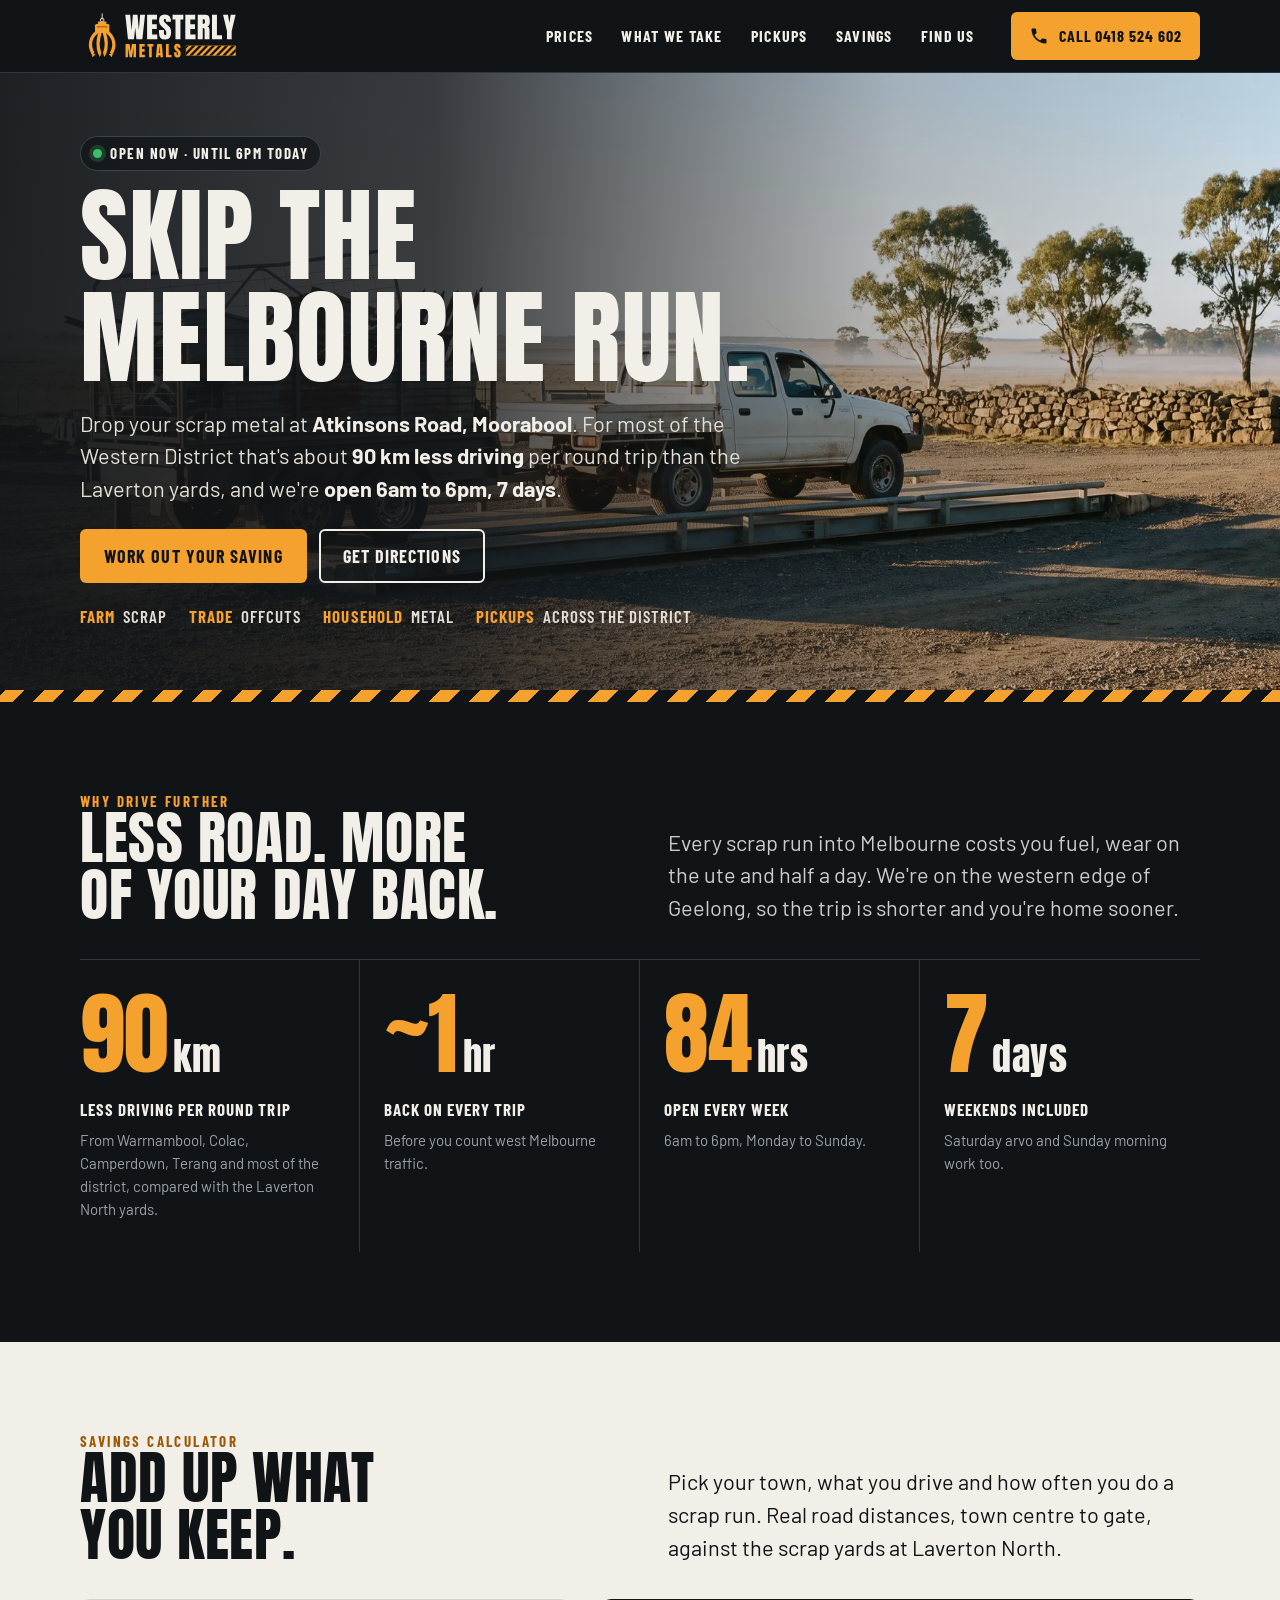
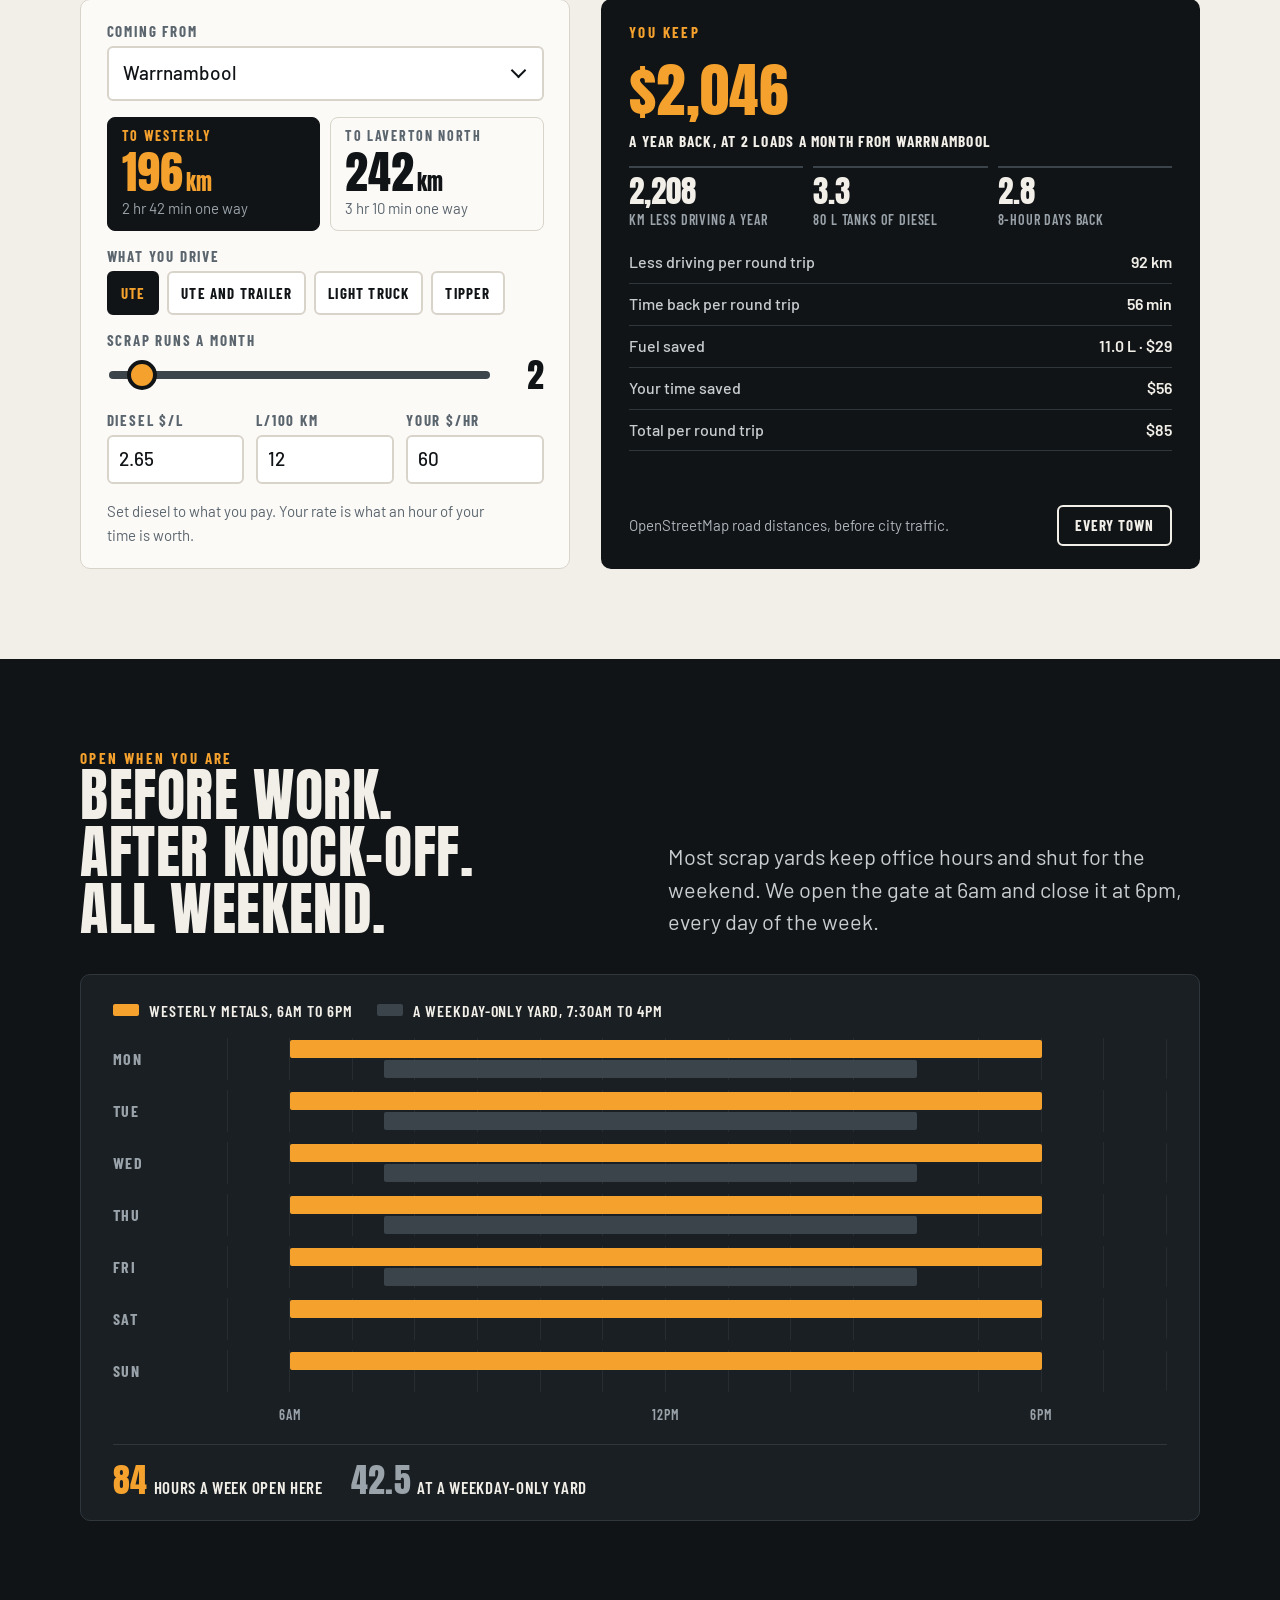
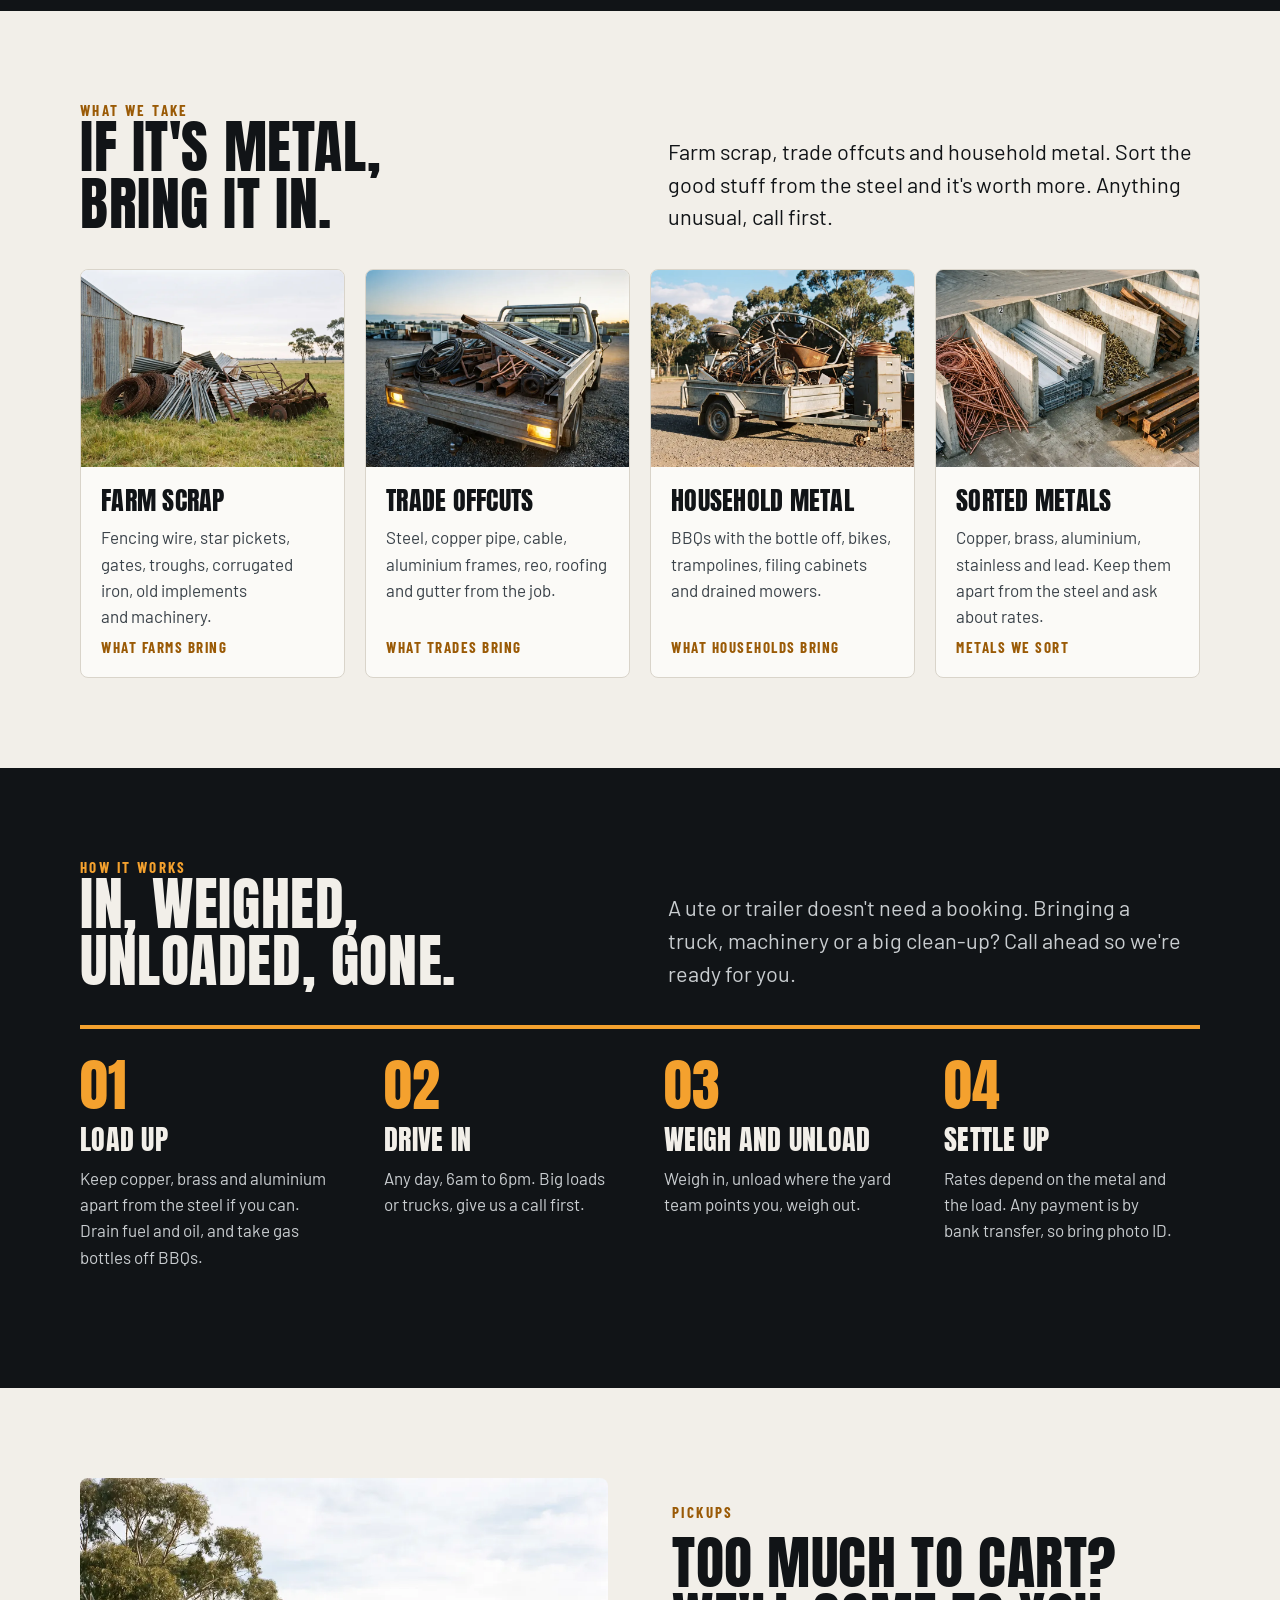
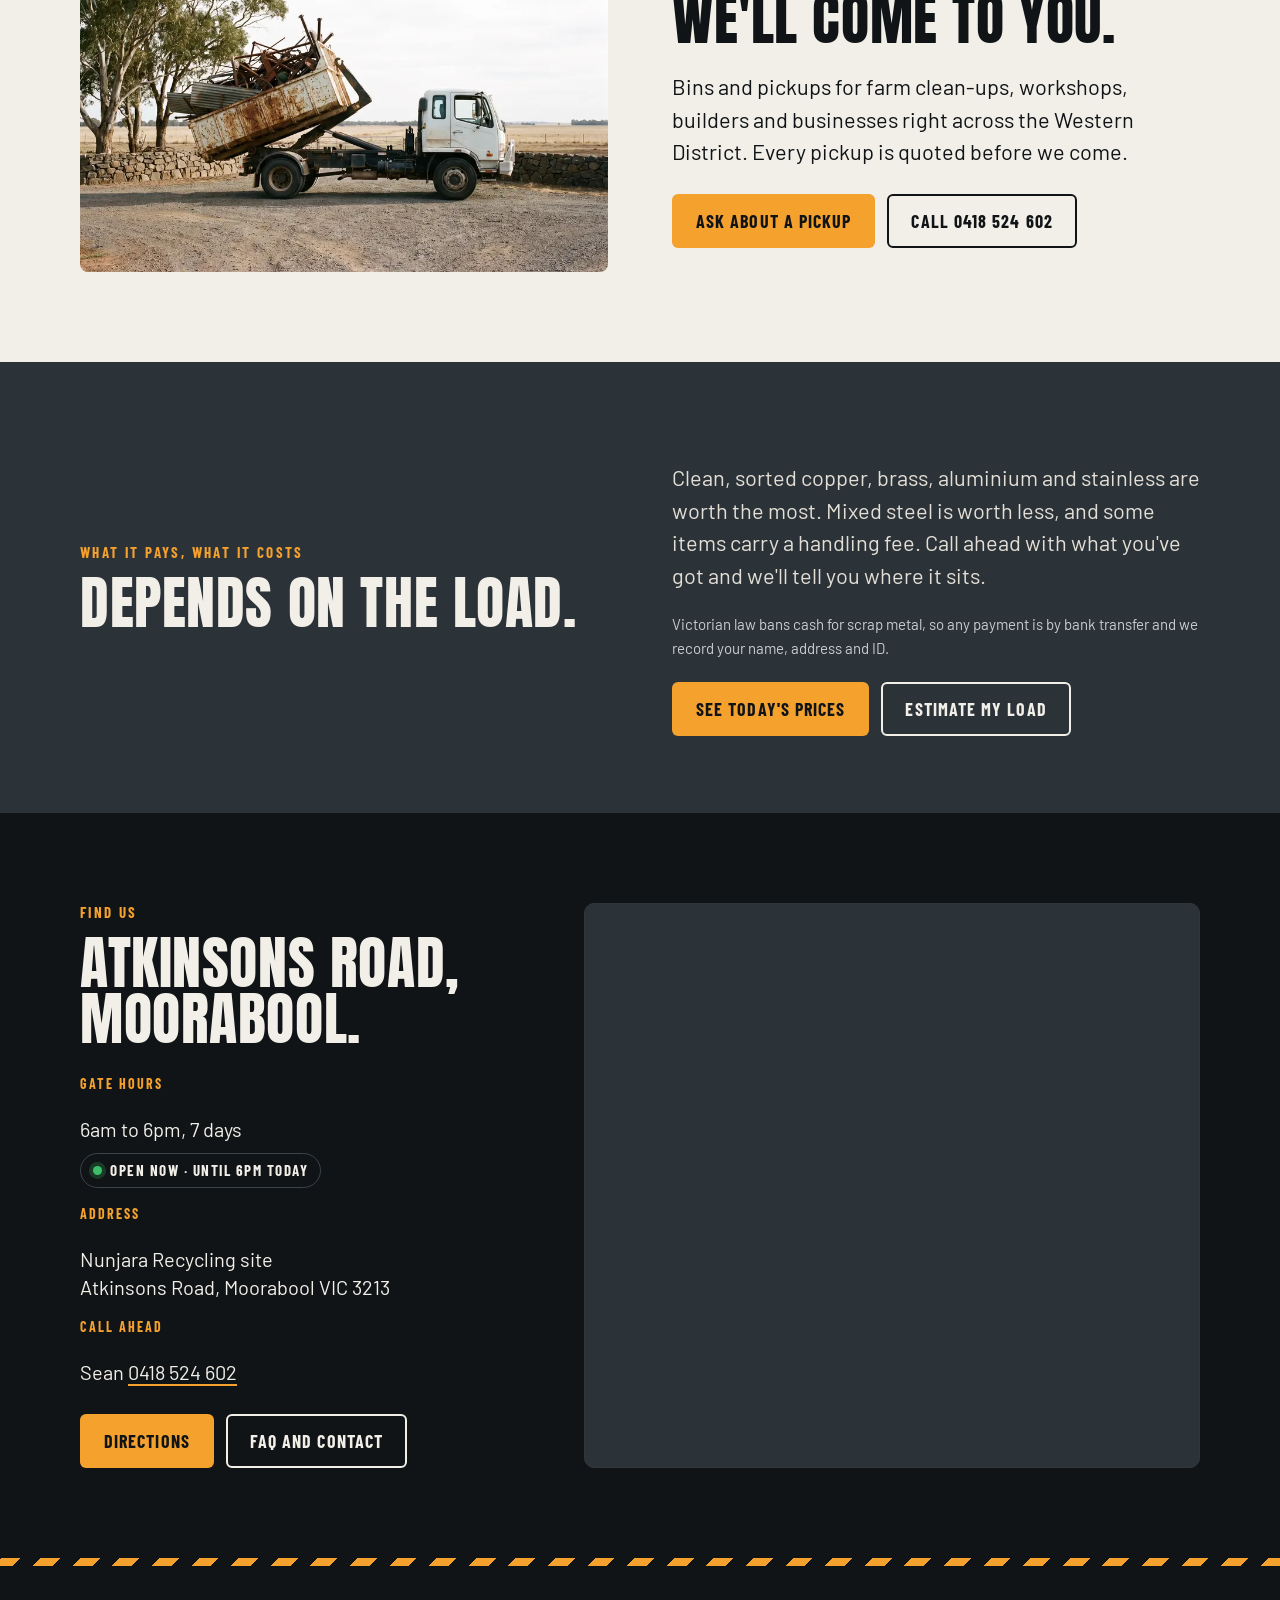
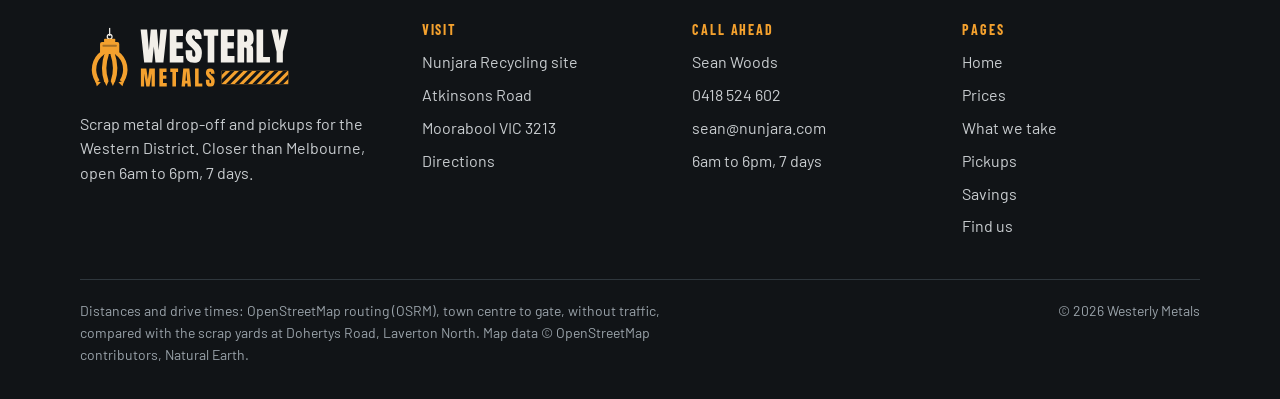
<file: index.html>
<!doctype html>
<html lang="en-AU">
<head>
<meta charset="utf-8">
<meta name="viewport" content="width=device-width, initial-scale=1">
<title>Westerly Metals | Scrap metal drop-off at Moorabool, open 6am to 6pm, 7 days</title>
<meta name="description" content="Drop your scrap metal at Atkinsons Road, Moorabool. About 90 km less driving per round trip than the Laverton yards for most of the Western District. Open 6am to 6pm, 7 days.">
<link rel="canonical" href="https://rdodeployme.github.io/westerly-metals/">
<meta name="theme-color" content="#111417">
<meta property="og:type" content="website"><meta property="og:site_name" content="Westerly Metals">
<meta property="og:title" content="Westerly Metals | Scrap metal drop-off at Moorabool, open 6am to 6pm, 7 days"><meta property="og:description" content="Drop your scrap metal at Atkinsons Road, Moorabool. About 90 km less driving per round trip than the Laverton yards for most of the Western District. Open 6am to 6pm, 7 days.">
<meta property="og:url" content="https://rdodeployme.github.io/westerly-metals/"><meta property="og:image" content="https://rdodeployme.github.io/westerly-metals/og.jpg">
<meta name="twitter:card" content="summary_large_image">
<link rel="icon" type="image/svg+xml" href="assets/brand/icon.svg">
<link rel="icon" type="image/png" sizes="32x32" href="assets/brand/favicon-32.png">
<link rel="apple-touch-icon" href="assets/brand/apple-touch-icon.png">
<link rel="preload" href="assets/fonts/anton-400.woff2" as="font" type="font/woff2" crossorigin>
<link rel="stylesheet" href="assets/css/main.css?v=a2055a43">
<script type="application/ld+json">{"@context": "https://schema.org", "@type": "RecyclingCenter", "name": "Westerly Metals", "description": "Scrap metal drop-off and pickups for the Western District of Victoria.", "url": "https://rdodeployme.github.io/westerly-metals/", "telephone": "+61418524602", "email": "sean@nunjara.com", "address": {"@type": "PostalAddress", "streetAddress": "Atkinsons Road", "addressLocality": "Moorabool", "addressRegion": "VIC", "postalCode": "3213", "addressCountry": "AU"}, "geo": {"@type": "GeoCoordinates", "latitude": -38.0322, "longitude": 144.2577}, "openingHoursSpecification": [{"@type": "OpeningHoursSpecification", "dayOfWeek": ["Monday", "Tuesday", "Wednesday", "Thursday", "Friday", "Saturday", "Sunday"], "opens": "06:00", "closes": "18:00"}], "areaServed": "Western District, Victoria", "image": "https://rdodeployme.github.io/westerly-metals/og.jpg"}</script>
</head>
<body>
<a class="sr" href="#main">Skip to content</a>
<header class="top"><div class="wrap">
  <a class="brand" href="./" aria-label="Westerly Metals home"><img src="assets/brand/logo-dark.svg" alt="Westerly Metals" width="234" height="60"></a>
  <nav class="nav" id="nav" aria-label="Main"><a class="m-only" href="./" aria-current=page>Home</a><a href="prices.html">Prices</a><a href="what-we-take.html">What we take</a><a href="pickups.html">Pickups</a><a href="savings.html">Savings</a><a href="find-us.html">Find us</a><div class="nav-extra"><a class="btn btn-amber" href="tel:0418524602"><svg viewBox="0 0 24 24" aria-hidden="true"><path fill="currentColor" d="M6.6 10.8a15.1 15.1 0 0 0 6.6 6.6l2.2-2.2a1 1 0 0 1 1-.25 11.4 11.4 0 0 0 3.6.57 1 1 0 0 1 1 1V20a1 1 0 0 1-1 1A17 17 0 0 1 3 4a1 1 0 0 1 1-1h3.5a1 1 0 0 1 1 1c0 1.25.2 2.45.57 3.6a1 1 0 0 1-.25 1z"/></svg>Call Sean 0418 524 602</a><span class="status" data-status><i></i><span>Open 6am to 6pm, 7 days</span></span><p>Atkinsons Road, Moorabool</p></div></nav>
  <button class="menu-btn" type="button" aria-expanded="false" aria-controls="nav">Menu</button>
  <div class="top-call"><a class="btn btn-amber" href="tel:0418524602"><svg viewBox="0 0 24 24" aria-hidden="true"><path fill="currentColor" d="M6.6 10.8a15.1 15.1 0 0 0 6.6 6.6l2.2-2.2a1 1 0 0 1 1-.25 11.4 11.4 0 0 0 3.6.57 1 1 0 0 1 1 1V20a1 1 0 0 1-1 1A17 17 0 0 1 3 4a1 1 0 0 1 1-1h3.5a1 1 0 0 1 1 1c0 1.25.2 2.45.57 3.6a1 1 0 0 1-.25 1z"/></svg><span>Call<span class="long"> 0418 524 602</span></span></a></div>
</div></header>
<main id="main">
<section class="hero">
  <div class="hero-media"><img src="assets/img/hero-weighbridge.webp" srcset="assets/img/hero-weighbridge-sm.webp 900w, assets/img/hero-weighbridge.webp 2000w" sizes="100vw" alt="A ute towing a trailer of farm scrap rolls onto the weighbridge at sunrise" fetchpriority="high"></div>
  <div class="wrap">
    <div class="status" data-status><i></i><span>Open 6am to 6pm, 7 days</span></div>
    <h1>Skip the <span class="nw">Melbourne run.</span></h1>
    <p class="lead">Drop your scrap metal at <strong>Atkinsons Road, Moorabool</strong>. For most of the Western District that's about <strong>90&nbsp;km less driving</strong> per round trip than the Laverton yards, and we're <strong>open 6am to 6pm, 7&nbsp;days</strong>.</p>
    <div class="btns">
      <a class="btn btn-amber" href="#calculator">Work out your saving</a>
      <a class="btn btn-line" href="find-us.html">Get directions</a>
    </div>
    <div class="hero-facts">
      <span><b>Farm</b> scrap</span><span><b>Trade</b> offcuts</span><span><b>Household</b> metal</span><span><b>Pickups</b> across the district</span>
    </div>
  </div>
</section>
<div class="hazard"></div>

<section class="sec dark">
  <div class="wrap">
    <div class="sec-head">
      <div>
        <p class="eyebrow">Why drive further</p>
        <h2>Less road. More of your day back.</h2>
      </div>
      <p class="lead" style="color:#C9CDD0">Every scrap run into Melbourne costs you fuel, wear on the ute and half a day. We're on the western edge of Geelong, so the trip is shorter and you're home sooner.</p>
    </div>
    <div class="stats">
      <div class="stat"><div class="num">90<small>km</small></div><div class="cap">Less driving per round trip</div><div class="note">From Warrnambool, Colac, Camperdown, Terang and most of the district, compared with the Laverton North yards.</div></div>
      <div class="stat"><div class="num">~1<small>hr</small></div><div class="cap">Back on every trip</div><div class="note">Before you count west Melbourne traffic.</div></div>
      <div class="stat"><div class="num">84<small>hrs</small></div><div class="cap">Open every week</div><div class="note">6am to 6pm, Monday to Sunday.</div></div>
      <div class="stat"><div class="num">7<small>days</small></div><div class="cap">Weekends included</div><div class="note">Saturday arvo and Sunday morning work too.</div></div>
    </div>
    <p class="stats-foot">90&nbsp;km and about an hour per round trip compared with the Laverton North yards, from Warrnambool, Colac, Camperdown, Terang and most of the district. Times before traffic.</p>
  </div>
</section>

<section class="sec" id="calculator">
  <div class="wrap">
    <div class="sec-head">
      <div>
        <p class="eyebrow">Savings calculator</p>
        <h2>Add up what you keep.</h2>
      </div>
      <p class="lead">Pick your town, what you drive and how often you do a scrap run. Real road distances, town centre to gate, against the scrap yards at Laverton North.</p>
    </div>
    <div class="calc" id="calc">
      <div class="calc-in">
        <div class="field"><label for="c-town">Coming from</label><select id="c-town"></select></div>
        <div class="compare" style="margin:0">
          <div class="leg us"><div class="who">To Westerly</div><div class="km"><span id="c-us-km">196</span><small>km</small></div><div class="t" id="c-us-t">2&nbsp;hr 42&nbsp;min one way</div></div>
          <div class="leg"><div class="who">To Laverton North</div><div class="km"><span id="c-mel-km">242</span><small>km</small></div><div class="t" id="c-mel-t">3&nbsp;hr 10&nbsp;min one way</div></div>
        </div>
        <div class="field">
          <label id="veh-l">What you drive</label>
          <div class="seg" role="group" aria-labelledby="veh-l">
            <button type="button" data-lp="12" aria-pressed="true">Ute</button>
            <button type="button" data-lp="16" aria-pressed="false">Ute and trailer</button>
            <button type="button" data-lp="20" aria-pressed="false">Light truck</button>
            <button type="button" data-lp="32" aria-pressed="false">Tipper</button>
          </div>
        </div>
        <div class="field">
          <label for="c-loads">Scrap runs a month</label>
          <div class="range-row"><input type="range" id="c-loads" min="1" max="20" step="1" value="2"><output id="c-loads-out" for="c-loads">2</output></div>
        </div>
        <div class="row3">
          <div class="field"><label for="c-fuel">Diesel $/L</label><input type="number" id="c-fuel" value="2.65" min="0" step="0.01" inputmode="decimal"></div>
          <div class="field"><label for="c-lp100">L/100&nbsp;km</label><input type="number" id="c-lp100" value="12" min="0" step="0.5" inputmode="decimal"></div>
          <div class="field"><label for="c-rate">Your $/hr</label><input type="number" id="c-rate" value="60" min="0" step="5" inputmode="decimal"></div>
        </div>
        <p class="small calc-hint">Set diesel to what you pay. Your rate is what an hour of your time is&nbsp;worth.</p>
      </div>
      <div class="calc-out" aria-live="polite">
        <p class="eyebrow">You keep</p>
        <div class="yr" id="o-year">$2,046</div>
        <div class="yr-cap" id="o-year-cap">a year back, at 2 loads a month from Warrnambool</div>
        <div class="equiv">
          <div><b id="o-km">2,208</b><span>km less driving a year</span></div>
          <div><b id="o-tanks">3.3</b><span>80&nbsp;L tanks of diesel</span></div>
          <div><b id="o-days">2.8</b><span>8-hour days back</span></div>
        </div>
        <table class="per-trip">
          <caption class="sr">Saving per round trip</caption>
          <tbody>
            <tr><th scope="row">Less driving per round trip</th><td id="t-km">92 km</td></tr>
            <tr><th scope="row">Time back per round trip</th><td id="t-time">56 min</td></tr>
            <tr><th scope="row">Fuel saved</th><td id="t-fuel">11.0 L</td></tr>
            <tr><th scope="row">Your time saved</th><td id="t-timev">$56</td></tr>
            <tr><th scope="row">Total per round trip</th><td id="t-total">$85</td></tr>
          </tbody>
        </table>
        <div class="calc-foot"><p class="small">OpenStreetMap road distances, before city&nbsp;traffic.</p><a class="btn btn-line btn-sm" href="savings.html#towns">Every town</a></div>
      </div>
    </div>
  </div>
</section>

<section class="sec dark">
  <div class="wrap">
    <div class="sec-head">
      <div>
        <p class="eyebrow">Open when you are</p>
        <h2 class="h-wide"><span class="nw">Before work.</span> <span class="nw">After knock-off.</span> <span class="nw">All weekend.</span></h2>
      </div>
      <p class="lead" style="color:#C9CDD0">Most scrap yards keep office hours and shut for the weekend. We open the gate at 6am and close it at 6pm, every day of the week.</p>
    </div>
    <figure class="hours" style="margin:0"><figcaption class="hours-legend"><span><i class="k-us"></i>Westerly Metals, 6am to 6pm</span><span><i class="k-them"></i>A weekday-only yard, 7:30am to 4pm</span></figcaption><div class="hgrid"><div class="hday">Mon</div><div class="htrack" role="presentation"><span class="hbar us" style="left:12.500%;width:75.000%"></span><span class="hbar them" style="left:21.875%;width:53.125%"></span></div><div class="hday">Tue</div><div class="htrack" role="presentation"><span class="hbar us" style="left:12.500%;width:75.000%"></span><span class="hbar them" style="left:21.875%;width:53.125%"></span></div><div class="hday">Wed</div><div class="htrack" role="presentation"><span class="hbar us" style="left:12.500%;width:75.000%"></span><span class="hbar them" style="left:21.875%;width:53.125%"></span></div><div class="hday">Thu</div><div class="htrack" role="presentation"><span class="hbar us" style="left:12.500%;width:75.000%"></span><span class="hbar them" style="left:21.875%;width:53.125%"></span></div><div class="hday">Fri</div><div class="htrack" role="presentation"><span class="hbar us" style="left:12.500%;width:75.000%"></span><span class="hbar them" style="left:21.875%;width:53.125%"></span></div><div class="hday">Sat</div><div class="htrack" role="presentation"><span class="hbar us" style="left:12.500%;width:75.000%"></span></div><div class="hday">Sun</div><div class="htrack" role="presentation"><span class="hbar us" style="left:12.500%;width:75.000%"></span></div><div class="haxis" aria-hidden="true"><span style="left:12.500%">6am</span><span style="left:50.000%">12pm</span><span style="left:87.500%">6pm</span></div></div><div class="hours-sum"><span><b>84</b>hours a week open here</span><span class="them"><b>42.5</b>at a weekday-only yard</span></div></figure>
  </div>
</section>

<section class="sec">
  <div class="wrap">
    <div class="sec-head">
      <div>
        <p class="eyebrow">What we take</p>
        <h2>If it's metal, bring it in.</h2>
      </div>
      <p class="lead">Farm scrap, trade offcuts and household metal. Sort the good stuff from the steel and it's worth more. Anything unusual, call first.</p>
    </div>
    <div class="cards">
      <a class="card" href="what-we-take.html#farm" style="text-decoration:none"><img src="assets/img/farm-cleanup-sm.webp" alt="Fencing wire, star pickets, corrugated iron and an old disc plough beside a shearing shed" loading="lazy"><div class="body"><h3>Farm scrap</h3><p>Fencing wire, star pickets, gates, troughs, corrugated iron, old implements and machinery.</p><span class="more">What farms bring</span></div></a>
      <a class="card" href="what-we-take.html#trade" style="text-decoration:none"><img src="assets/img/trade-ute-sm.webp" alt="A work ute tray of steel offcuts, copper pipe and cable at dawn" loading="lazy"><div class="body"><h3>Trade offcuts</h3><p>Steel, copper pipe, cable, aluminium frames, reo, roofing and gutter from the job.</p><span class="more">What trades bring</span></div></a>
      <a class="card" href="what-we-take.html#household" style="text-decoration:none"><img src="assets/img/weekend-trailer-sm.webp" alt="A trailer of household metal: a barbecue, bikes, a trampoline frame and a filing cabinet" loading="lazy"><div class="body"><h3><span class="nw">Household metal</span></h3><p>BBQs with the bottle off, bikes, trampolines, filing cabinets and drained mowers.</p><span class="more">What households bring</span></div></a>
      <a class="card" href="what-we-take.html#metals" style="text-decoration:none"><img src="assets/img/sorted-bays-sm.webp" alt="Concrete bays of sorted copper, aluminium, brass and steel" loading="lazy"><div class="body"><h3>Sorted metals</h3><p>Copper, brass, aluminium, stainless and lead. Keep them apart from the steel and ask about rates.</p><span class="more">Metals we sort</span></div></a>
    </div>
  </div>
</section>

<section class="sec dark">
  <div class="wrap">
    <div class="sec-head">
      <div>
        <p class="eyebrow">How it works</p>
        <h2>In, weighed, unloaded, gone.</h2>
      </div>
      <p class="lead" style="color:#C9CDD0">A ute or trailer doesn't need a booking. Bringing a truck, machinery or a big clean-up? Call ahead so we're ready for you.</p>
    </div>
    <div class="steps">
      <div class="step"><span class="n">01</span><h3>Load up</h3><p>Keep copper, brass and aluminium apart from the steel if you can. Drain fuel and oil, and take gas bottles off BBQs.</p></div>
      <div class="step"><span class="n">02</span><h3>Drive in</h3><p>Any day, 6am to 6pm. Big loads or trucks, give us a call first.</p></div>
      <div class="step"><span class="n">03</span><h3>Weigh and&nbsp;unload</h3><p>Weigh in, unload where the yard team points you, weigh out.</p></div>
      <div class="step"><span class="n">04</span><h3>Settle up</h3><p>Rates depend on the metal and the load. Any payment is by bank transfer, so bring photo ID.</p></div>
    </div>
  </div>
</section>

<section class="sec">
  <div class="wrap split">
    <img src="assets/img/hooklift-pickup.webp" srcset="assets/img/hooklift-pickup-sm.webp 900w, assets/img/hooklift-pickup.webp 1400w" sizes="(max-width:860px) 100vw, 50vw" alt="A hook-lift truck loading a bin of farm scrap beside a dry-stone wall" loading="lazy">
    <div>
      <p class="eyebrow">Pickups</p>
      <h2>Too much to cart? We'll come to you.</h2>
      <p class="lead">Bins and pickups for farm clean-ups, workshops, builders and businesses right across the Western District. Every pickup is quoted before we come.</p>
      <div class="btns" style="margin-top:26px">
        <a class="btn btn-amber" href="pickups.html">Ask about a pickup</a>
        <a class="btn btn-line" href="tel:0418524602">Call 0418&nbsp;524&nbsp;602</a>
      </div>
    </div>
  </div>
</section>

<section class="sec tight steel">
  <div class="wrap split">
    <div>
      <p class="eyebrow on-dark">What it pays, what it costs</p>
      <h2>Depends on the load.</h2>
    </div>
    <div>
      <p class="lead" style="color:#E3DFD7">Clean, sorted copper, brass, aluminium and stainless are worth the most. Mixed steel is worth less, and some items carry a handling fee. Call ahead with what you've got and we'll tell you where it sits.</p>
      <p class="small" style="color:#C9CDD0">Victorian law bans cash for scrap metal, so any payment is by bank transfer and we record your name, address and ID.</p>
      <div class="btns" style="margin-top:22px"><a class="btn btn-amber" href="prices.html">See today's prices</a><a class="btn btn-line" href="prices.html#estimate">Estimate my load</a></div>
    </div>
  </div>
</section>

<section class="sec dark" id="find">
  <div class="wrap find">
    <div class="info">
      <p class="eyebrow">Find us</p>
      <h2 style="margin-bottom:28px">Atkinsons Road, Moorabool.</h2>
      <dl>
        <dt>Gate hours</dt><dd>6am to 6pm, 7&nbsp;days<br><span class="status" data-status style="margin-top:10px"><i></i><span>Open 6am to 6pm, 7 days</span></span></dd>
        <dt>Address</dt><dd>Nunjara Recycling site<br>Atkinsons Road, Moorabool VIC&nbsp;3213</dd>
        <dt>Call ahead</dt><dd>Sean <a href="tel:0418524602">0418&nbsp;524&nbsp;602</a></dd>
      </dl>
      <div class="btns" style="margin-top:28px">
        <a class="btn btn-amber dir-btn" href="https://www.google.com/maps/dir/?api=1&destination=Atkinsons+Road%2C+Moorabool+VIC+3213" target="_blank" rel="noopener">Directions</a>
        <a class="btn btn-line" href="find-us.html">FAQ and contact</a>
      </div>
    </div>
    <div class="map"><iframe title="Map: Atkinsons Road, Moorabool" loading="lazy" referrerpolicy="no-referrer" src="https://www.openstreetmap.org/export/embed.html?bbox=144.205%2C-38.062%2C144.31%2C-38.002&amp;layer=mapnik&amp;marker=-38.0322%2C144.2577"></iframe><a class="map-open btn btn-amber" href="https://www.google.com/maps/dir/?api=1&destination=Atkinsons+Road%2C+Moorabool+VIC+3213" target="_blank" rel="noopener">Open in Google Maps</a></div>
  </div>
</section>
</main>
<div class="hazard thin"></div>
<footer class="foot"><div class="wrap">
  <div class="foot-grid">
    <div><img src="assets/brand/logo-dark.svg" alt="Westerly Metals" width="234" height="60"><p style="margin:0;max-width:34ch">Scrap metal drop-off and pickups for the Western District. Closer than Melbourne, open 6am to 6pm, 7&nbsp;days.</p></div>
    <div><h4>Visit</h4><ul><li class="nw">Nunjara Recycling site</li><li>Atkinsons Road</li><li>Moorabool VIC&nbsp;3213</li><li><a href="https://www.google.com/maps/dir/?api=1&destination=Atkinsons+Road%2C+Moorabool+VIC+3213" target="_blank" rel="noopener">Directions</a></li></ul></div>
    <div><h4>Call ahead</h4><ul><li>Sean Woods</li><li><a href="tel:0418524602">0418 524 602</a></li><li><a href="mailto:sean@nunjara.com">sean@nunjara.com</a></li><li>6am to 6pm, 7&nbsp;days</li></ul></div>
    <div><h4>Pages</h4><ul><li><a href="./">Home</a></li><li><a href="prices.html">Prices</a></li><li><a href="what-we-take.html">What we take</a></li><li><a href="pickups.html">Pickups</a></li><li><a href="savings.html">Savings</a></li><li><a href="find-us.html">Find us</a></li></ul></div>
  </div>
  <div class="legal"><p>Distances and drive times: OpenStreetMap routing (OSRM), town centre to gate, without traffic, compared with the scrap yards at Dohertys Road, Laverton North. Map data &copy; OpenStreetMap contributors, Natural Earth.</p><p>&copy; 2026 Westerly Metals</p></div>
</div></footer>
<div class="callbar"><a class="btn btn-amber" href="tel:0418524602"><svg viewBox="0 0 24 24" aria-hidden="true"><path fill="currentColor" d="M6.6 10.8a15.1 15.1 0 0 0 6.6 6.6l2.2-2.2a1 1 0 0 1 1-.25 11.4 11.4 0 0 0 3.6.57 1 1 0 0 1 1 1V20a1 1 0 0 1-1 1A17 17 0 0 1 3 4a1 1 0 0 1 1-1h3.5a1 1 0 0 1 1 1c0 1.25.2 2.45.57 3.6a1 1 0 0 1-.25 1z"/></svg>Call</a><a class="btn btn-line" style="color:#F2EFE9" href="https://www.google.com/maps/dir/?api=1&destination=Atkinsons+Road%2C+Moorabool+VIC+3213" target="_blank" rel="noopener"><svg viewBox="0 0 24 24" aria-hidden="true"><path fill="currentColor" d="M12 2a7 7 0 0 0-7 7c0 5.2 7 13 7 13s7-7.8 7-13a7 7 0 0 0-7-7zm0 9.5A2.5 2.5 0 1 1 12 6.5a2.5 2.5 0 0 1 0 5z"/></svg>Directions</a></div>
<script src="assets/js/towns.js?v=a2055a43" defer></script><script src="assets/js/main.js?v=a2055a43" defer></script>
</body>
</html>
</file>
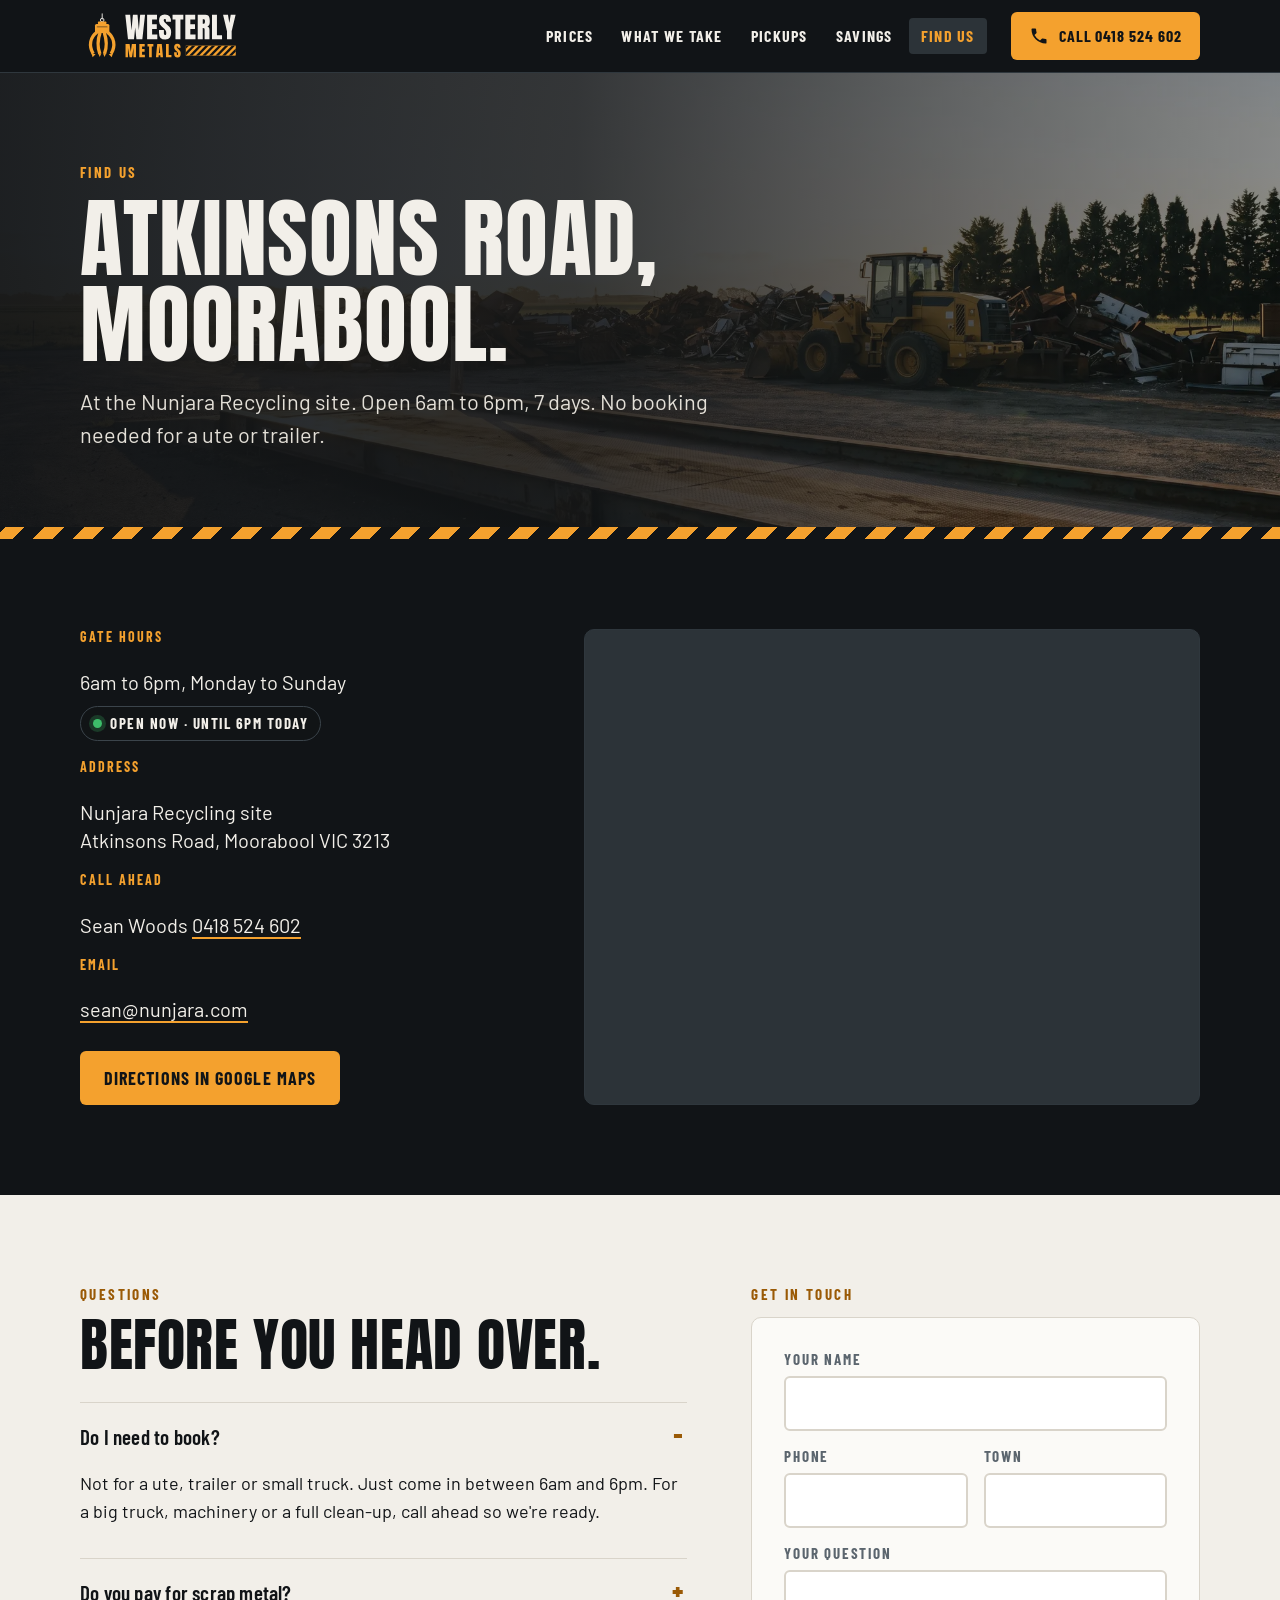
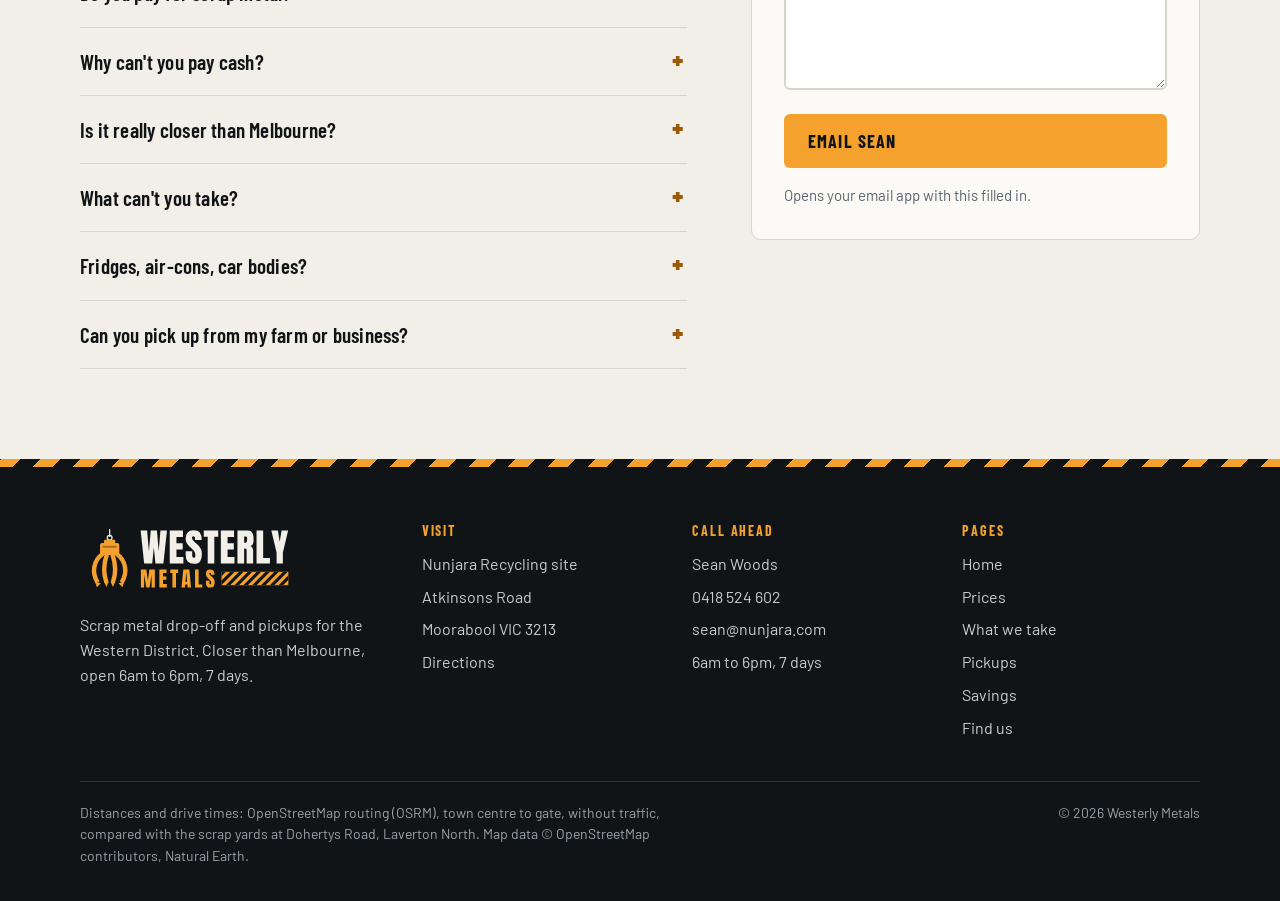
<file: find-us.html>
<!doctype html>
<html lang="en-AU">
<head>
<meta charset="utf-8">
<meta name="viewport" content="width=device-width, initial-scale=1">
<title>Find us | Westerly Metals, Atkinsons Road, Moorabool</title>
<meta name="description" content="Westerly Metals is at the Nunjara Recycling site, Atkinsons Road, Moorabool VIC 3213. Open 6am to 6pm, 7 days. Directions, FAQ and contact.">
<link rel="canonical" href="https://rdodeployme.github.io/westerly-metals/find-us.html">
<meta name="theme-color" content="#111417">
<meta property="og:type" content="website"><meta property="og:site_name" content="Westerly Metals">
<meta property="og:title" content="Find us | Westerly Metals, Atkinsons Road, Moorabool"><meta property="og:description" content="Westerly Metals is at the Nunjara Recycling site, Atkinsons Road, Moorabool VIC 3213. Open 6am to 6pm, 7 days. Directions, FAQ and contact.">
<meta property="og:url" content="https://rdodeployme.github.io/westerly-metals/find-us.html"><meta property="og:image" content="https://rdodeployme.github.io/westerly-metals/og.jpg">
<meta name="twitter:card" content="summary_large_image">
<link rel="icon" type="image/svg+xml" href="assets/brand/icon.svg">
<link rel="icon" type="image/png" sizes="32x32" href="assets/brand/favicon-32.png">
<link rel="apple-touch-icon" href="assets/brand/apple-touch-icon.png">
<link rel="preload" href="assets/fonts/anton-400.woff2" as="font" type="font/woff2" crossorigin>
<link rel="stylesheet" href="assets/css/main.css?v=a2055a43">
<script type="application/ld+json">{"@context": "https://schema.org", "@type": "RecyclingCenter", "name": "Westerly Metals", "description": "Scrap metal drop-off and pickups for the Western District of Victoria.", "url": "https://rdodeployme.github.io/westerly-metals/", "telephone": "+61418524602", "email": "sean@nunjara.com", "address": {"@type": "PostalAddress", "streetAddress": "Atkinsons Road", "addressLocality": "Moorabool", "addressRegion": "VIC", "postalCode": "3213", "addressCountry": "AU"}, "geo": {"@type": "GeoCoordinates", "latitude": -38.0322, "longitude": 144.2577}, "openingHoursSpecification": [{"@type": "OpeningHoursSpecification", "dayOfWeek": ["Monday", "Tuesday", "Wednesday", "Thursday", "Friday", "Saturday", "Sunday"], "opens": "06:00", "closes": "18:00"}], "areaServed": "Western District, Victoria", "image": "https://rdodeployme.github.io/westerly-metals/og.jpg"}</script>
</head>
<body>
<a class="sr" href="#main">Skip to content</a>
<header class="top"><div class="wrap">
  <a class="brand" href="./" aria-label="Westerly Metals home"><img src="assets/brand/logo-dark.svg" alt="Westerly Metals" width="234" height="60"></a>
  <nav class="nav" id="nav" aria-label="Main"><a class="m-only" href="./">Home</a><a href="prices.html">Prices</a><a href="what-we-take.html">What we take</a><a href="pickups.html">Pickups</a><a href="savings.html">Savings</a><a href="find-us.html" aria-current=page>Find us</a><div class="nav-extra"><a class="btn btn-amber" href="tel:0418524602"><svg viewBox="0 0 24 24" aria-hidden="true"><path fill="currentColor" d="M6.6 10.8a15.1 15.1 0 0 0 6.6 6.6l2.2-2.2a1 1 0 0 1 1-.25 11.4 11.4 0 0 0 3.6.57 1 1 0 0 1 1 1V20a1 1 0 0 1-1 1A17 17 0 0 1 3 4a1 1 0 0 1 1-1h3.5a1 1 0 0 1 1 1c0 1.25.2 2.45.57 3.6a1 1 0 0 1-.25 1z"/></svg>Call Sean 0418 524 602</a><span class="status" data-status><i></i><span>Open 6am to 6pm, 7 days</span></span><p>Atkinsons Road, Moorabool</p></div></nav>
  <button class="menu-btn" type="button" aria-expanded="false" aria-controls="nav">Menu</button>
  <div class="top-call"><a class="btn btn-amber" href="tel:0418524602"><svg viewBox="0 0 24 24" aria-hidden="true"><path fill="currentColor" d="M6.6 10.8a15.1 15.1 0 0 0 6.6 6.6l2.2-2.2a1 1 0 0 1 1-.25 11.4 11.4 0 0 0 3.6.57 1 1 0 0 1 1 1V20a1 1 0 0 1-1 1A17 17 0 0 1 3 4a1 1 0 0 1 1-1h3.5a1 1 0 0 1 1 1c0 1.25.2 2.45.57 3.6a1 1 0 0 1-.25 1z"/></svg><span>Call<span class="long"> 0418 524 602</span></span></a></div>
</div></header>
<main id="main">
<section class="phead">
  <div class="phead-img"><img src="assets/img/yard-6pm.webp" alt="" aria-hidden="true"></div>
  <div class="wrap">
    <p class="eyebrow on-dark">Find us</p>
    <h1>Atkinsons Road, Moorabool.</h1>
    <p class="lead">At the Nunjara Recycling site. Open 6am to 6pm, 7 days. No booking needed for a ute or trailer.</p>
  </div>
</section>
<div class="hazard"></div>

<section class="sec dark">
  <div class="wrap find">
    <div class="info">
      <dl>
        <dt>Gate hours</dt><dd>6am to 6pm, Monday to Sunday<br><span class="status" data-status style="margin-top:10px"><i></i><span>Open 6am to 6pm, 7 days</span></span></dd>
        <dt>Address</dt><dd>Nunjara Recycling site<br>Atkinsons Road, Moorabool VIC&nbsp;3213</dd>
        <dt>Call ahead</dt><dd>Sean Woods <a href="tel:0418524602">0418&nbsp;524&nbsp;602</a></dd>
        <dt>Email</dt><dd><a href="mailto:sean@nunjara.com">sean@nunjara.com</a></dd>
      </dl>
      <div class="btns dir-btns" style="margin-top:28px">
        <a class="btn btn-amber dir-btn" href="https://www.google.com/maps/dir/?api=1&destination=Atkinsons+Road%2C+Moorabool+VIC+3213" target="_blank" rel="noopener">Directions in Google Maps</a>
      </div>
    </div>
    <div class="map"><iframe title="Map: Atkinsons Road, Moorabool" loading="lazy" referrerpolicy="no-referrer" src="https://www.openstreetmap.org/export/embed.html?bbox=144.205%2C-38.062%2C144.31%2C-38.002&amp;layer=mapnik&amp;marker=-38.0322%2C144.2577"></iframe><a class="map-open btn btn-amber" href="https://www.google.com/maps/dir/?api=1&destination=Atkinsons+Road%2C+Moorabool+VIC+3213" target="_blank" rel="noopener">Open in Google Maps</a></div>
  </div>
</section>

<section class="sec" id="faq">
  <div class="wrap split wide-l" style="align-items:start">
    <div>
      <p class="eyebrow">Questions</p>
      <h2 style="margin-bottom:28px">Before you head over.</h2>
      <div class="faq">
        <details open><summary>Do I need to book?</summary><div class="a"><p>Not for a ute, trailer or small truck. Just come in between 6am and 6pm. For a big truck, machinery or a full clean-up, call ahead so we're ready.</p></div></details>
        <details><summary>Do you pay for scrap metal?</summary><div class="a"><p>It depends on the metal and the load. Clean, sorted copper, brass, aluminium and stainless are worth the most. Mixed steel is worth less, and some items carry a handling fee. Call Sean with what you've got for today's rates.</p></div></details>
        <details><summary>Why can't you pay cash?</summary><div class="a"><p>Victorian law has banned cash payments for scrap metal since May 2018. Any payment is by bank transfer, and we have to record your name, address and ID. Bring your licence.</p></div></details>
        <details><summary>Is it really closer than Melbourne?</summary><div class="a"><p>From most of the Western District it's about 45&nbsp;km closer each way than the Laverton North yards, so around 90&nbsp;km less per round trip. Hamilton and the far west save about 70&nbsp;km. <a href="savings.html">Check your town</a>.</p></div></details>
        <details><summary>What can't you take?</summary><div class="a"><p>Asbestos, chemicals and hazardous waste, full or hired gas cylinders, anything still holding fuel or oil, and general rubbish. <a href="what-we-take.html">See the full list</a>.</p></div></details>
        <details><summary>Fridges, air-cons, car bodies?</summary><div class="a"><p>Call first. Some items need gas removed or fluids drained before they come in, and we'll tell you how.</p></div></details>
        <details><summary>Can you pick up from my farm or business?</summary><div class="a"><p>Yes, across the Western District. Every pickup is quoted before we come. <a href="pickups.html">Ask about a pickup</a>.</p></div></details>
      </div>
    </div>
    <div>
      <p class="eyebrow">Get in touch</p>
      <form class="enq" data-to="sean@nunjara.com" data-subject="Westerly Metals enquiry">
        <div><label for="g-name">Your name</label><input id="g-name" name="name" data-label="Name" type="text" autocomplete="name" required></div>
        <div class="row2">
          <div><label for="g-phone">Phone</label><input id="g-phone" name="phone" data-label="Phone" type="tel" autocomplete="tel" required></div>
          <div><label for="g-town">Town</label><input id="g-town" name="town" data-label="Town" type="text"></div>
        </div>
        <div><label for="g-what">Your question</label><textarea id="g-what" name="what" data-label="Question" required></textarea></div>
        <button class="btn btn-amber" type="submit">Email Sean</button>
        <p class="form-note">Opens your email app with this filled in.</p>
      </form>
    </div>
  </div>
</section>
</main>
<div class="hazard thin"></div>
<footer class="foot"><div class="wrap">
  <div class="foot-grid">
    <div><img src="assets/brand/logo-dark.svg" alt="Westerly Metals" width="234" height="60"><p style="margin:0;max-width:34ch">Scrap metal drop-off and pickups for the Western District. Closer than Melbourne, open 6am to 6pm, 7&nbsp;days.</p></div>
    <div><h4>Visit</h4><ul><li class="nw">Nunjara Recycling site</li><li>Atkinsons Road</li><li>Moorabool VIC&nbsp;3213</li><li><a href="https://www.google.com/maps/dir/?api=1&destination=Atkinsons+Road%2C+Moorabool+VIC+3213" target="_blank" rel="noopener">Directions</a></li></ul></div>
    <div><h4>Call ahead</h4><ul><li>Sean Woods</li><li><a href="tel:0418524602">0418 524 602</a></li><li><a href="mailto:sean@nunjara.com">sean@nunjara.com</a></li><li>6am to 6pm, 7&nbsp;days</li></ul></div>
    <div><h4>Pages</h4><ul><li><a href="./">Home</a></li><li><a href="prices.html">Prices</a></li><li><a href="what-we-take.html">What we take</a></li><li><a href="pickups.html">Pickups</a></li><li><a href="savings.html">Savings</a></li><li><a href="find-us.html">Find us</a></li></ul></div>
  </div>
  <div class="legal"><p>Distances and drive times: OpenStreetMap routing (OSRM), town centre to gate, without traffic, compared with the scrap yards at Dohertys Road, Laverton North. Map data &copy; OpenStreetMap contributors, Natural Earth.</p><p>&copy; 2026 Westerly Metals</p></div>
</div></footer>
<div class="callbar"><a class="btn btn-amber" href="tel:0418524602"><svg viewBox="0 0 24 24" aria-hidden="true"><path fill="currentColor" d="M6.6 10.8a15.1 15.1 0 0 0 6.6 6.6l2.2-2.2a1 1 0 0 1 1-.25 11.4 11.4 0 0 0 3.6.57 1 1 0 0 1 1 1V20a1 1 0 0 1-1 1A17 17 0 0 1 3 4a1 1 0 0 1 1-1h3.5a1 1 0 0 1 1 1c0 1.25.2 2.45.57 3.6a1 1 0 0 1-.25 1z"/></svg>Call</a><a class="btn btn-line" style="color:#F2EFE9" href="https://www.google.com/maps/dir/?api=1&destination=Atkinsons+Road%2C+Moorabool+VIC+3213" target="_blank" rel="noopener"><svg viewBox="0 0 24 24" aria-hidden="true"><path fill="currentColor" d="M12 2a7 7 0 0 0-7 7c0 5.2 7 13 7 13s7-7.8 7-13a7 7 0 0 0-7-7zm0 9.5A2.5 2.5 0 1 1 12 6.5a2.5 2.5 0 0 1 0 5z"/></svg>Directions</a></div>
<script src="assets/js/main.js?v=a2055a43" defer></script>
</body>
</html>
</file>
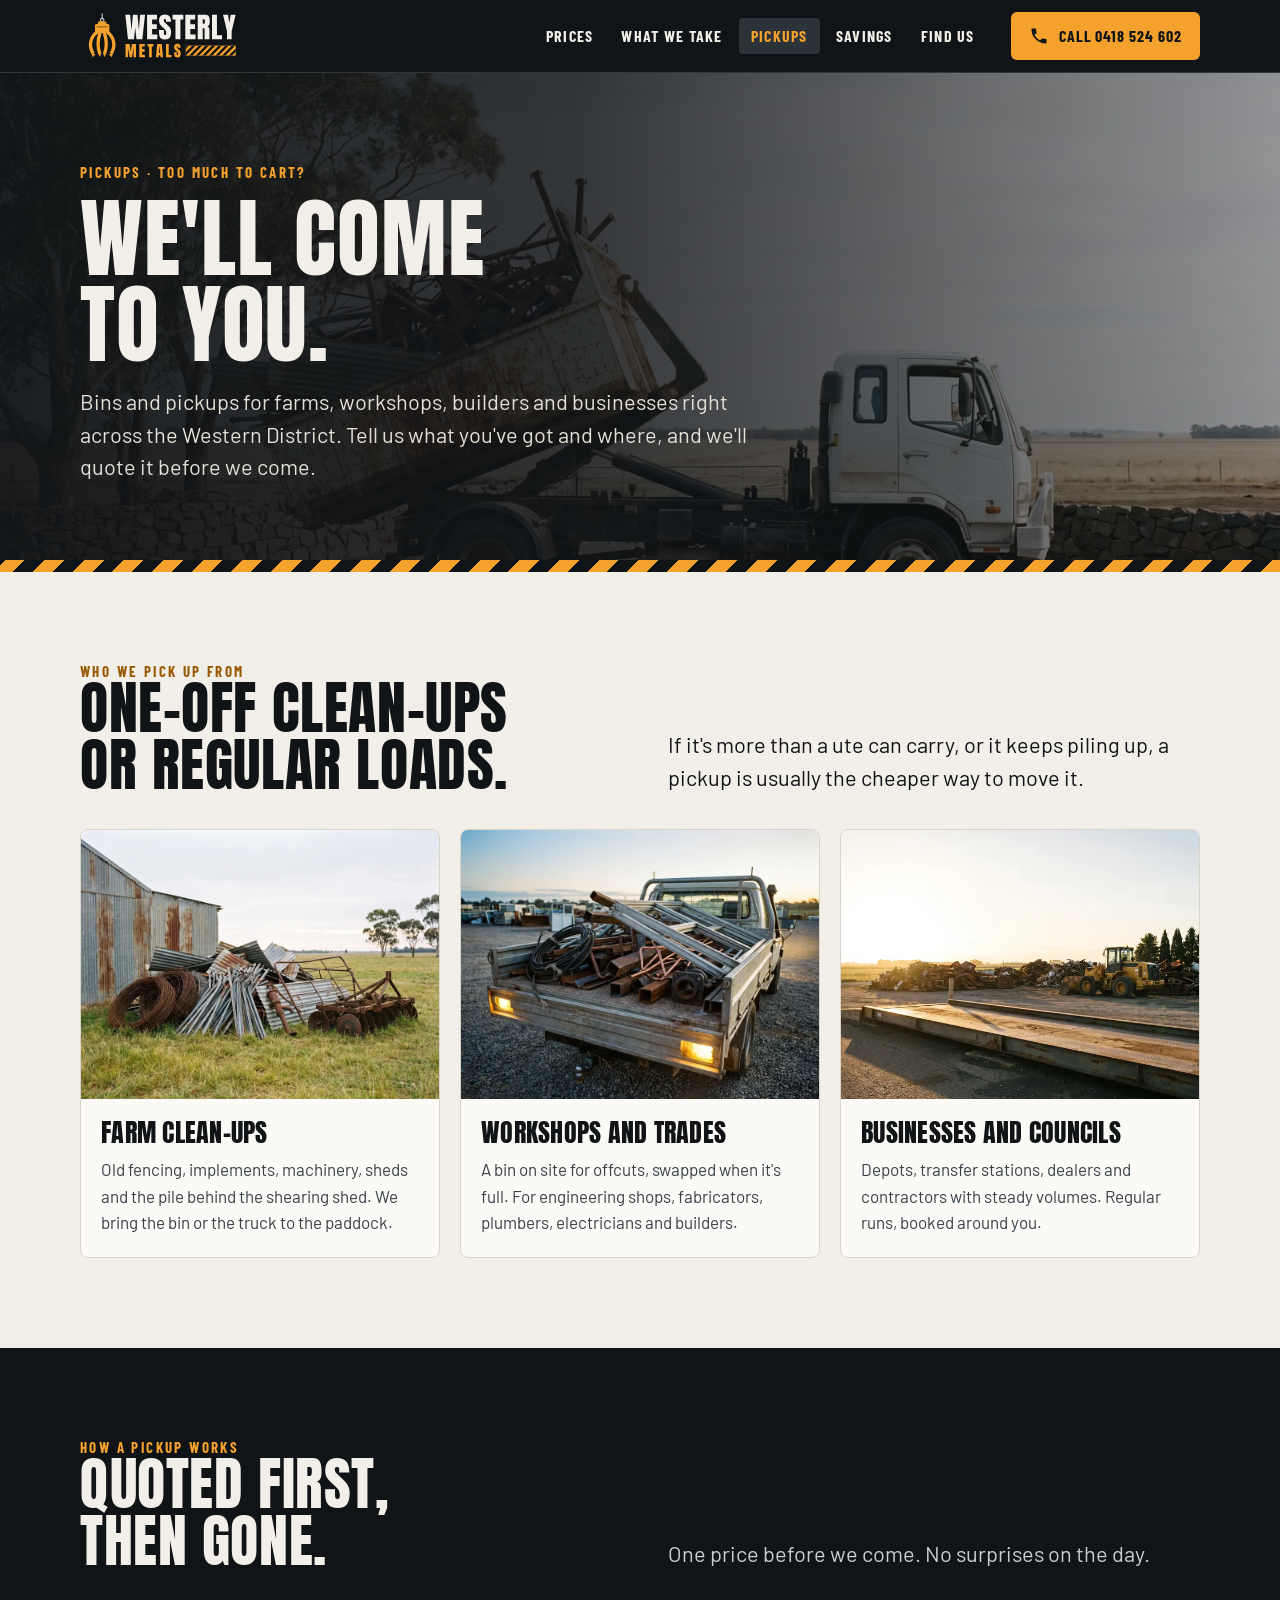
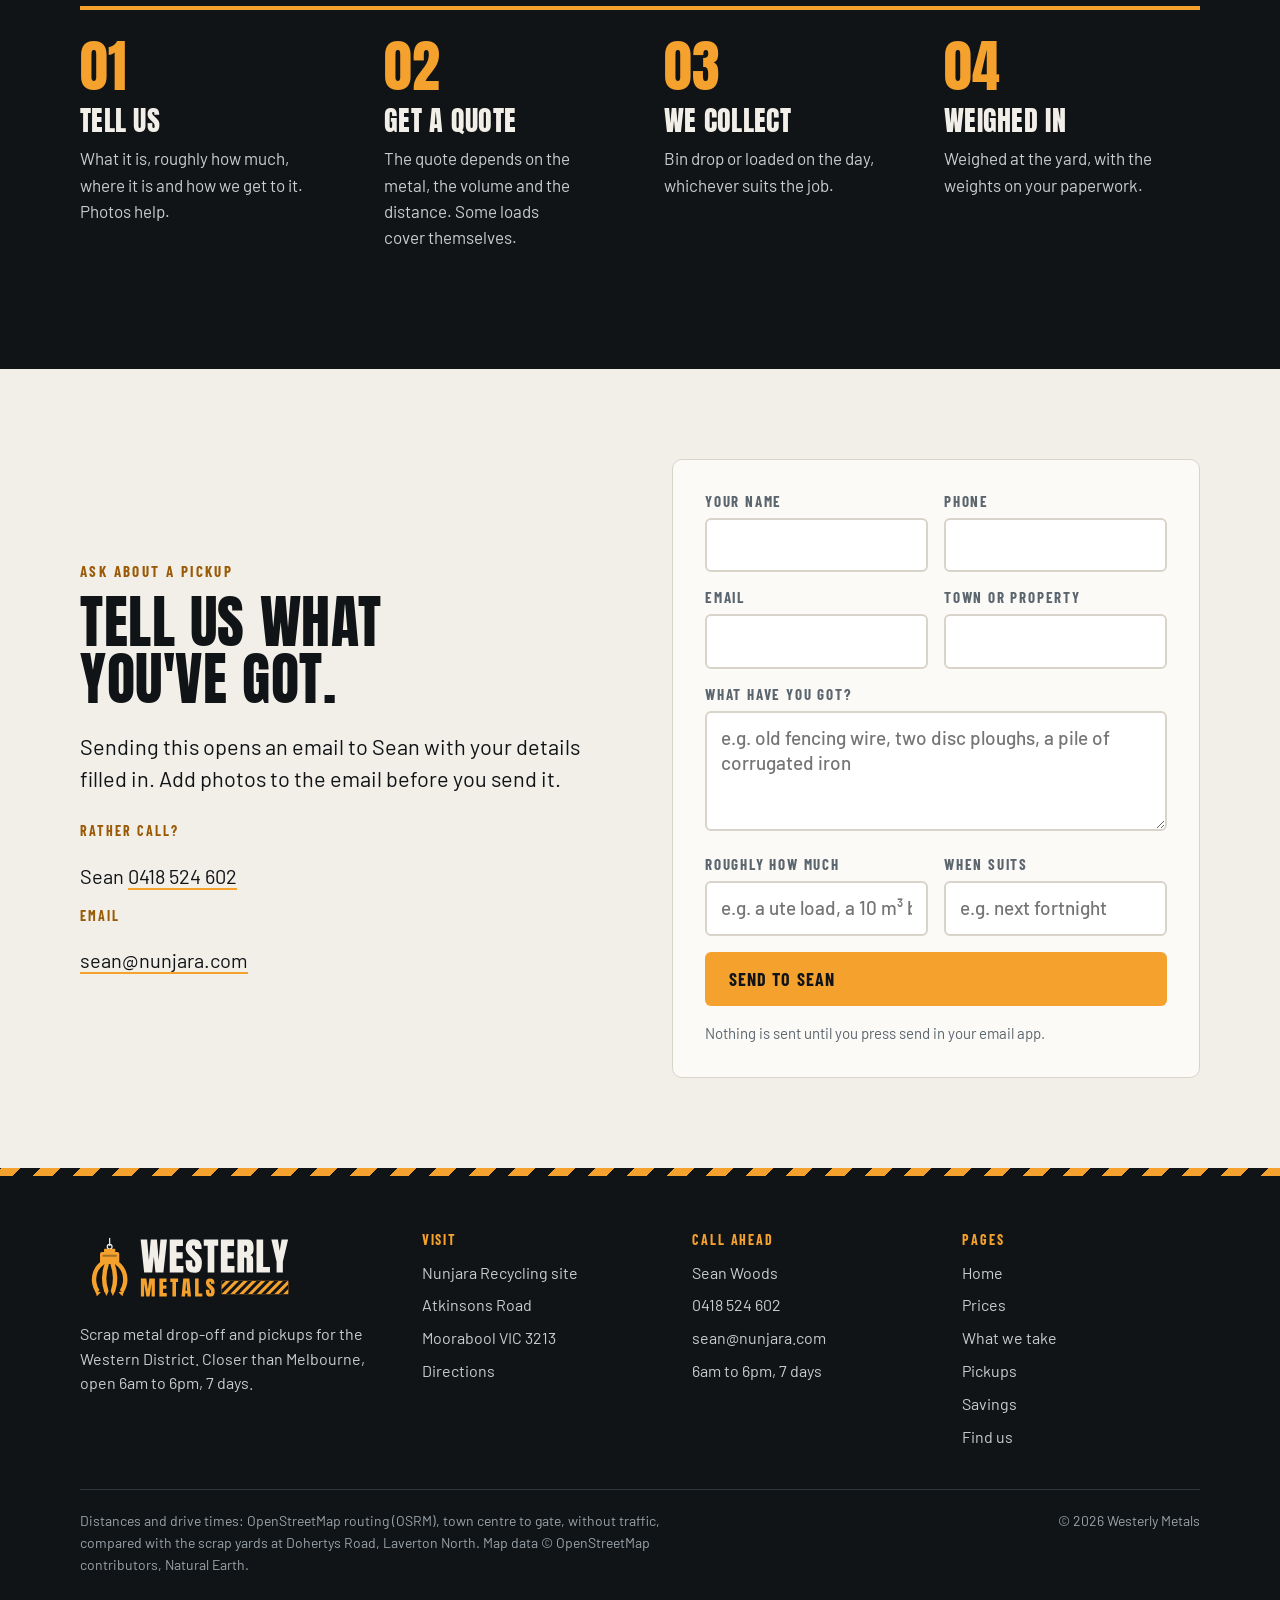
<file: pickups.html>
<!doctype html>
<html lang="en-AU">
<head>
<meta charset="utf-8">
<meta name="viewport" content="width=device-width, initial-scale=1">
<title>Scrap metal pickups across the Western District | Westerly Metals</title>
<meta name="description" content="Bins and pickups for farm clean-ups, workshops, builders and businesses across the Western District. Every pickup is quoted before we come.">
<link rel="canonical" href="https://rdodeployme.github.io/westerly-metals/pickups.html">
<meta name="theme-color" content="#111417">
<meta property="og:type" content="website"><meta property="og:site_name" content="Westerly Metals">
<meta property="og:title" content="Scrap metal pickups across the Western District | Westerly Metals"><meta property="og:description" content="Bins and pickups for farm clean-ups, workshops, builders and businesses across the Western District. Every pickup is quoted before we come.">
<meta property="og:url" content="https://rdodeployme.github.io/westerly-metals/pickups.html"><meta property="og:image" content="https://rdodeployme.github.io/westerly-metals/og.jpg">
<meta name="twitter:card" content="summary_large_image">
<link rel="icon" type="image/svg+xml" href="assets/brand/icon.svg">
<link rel="icon" type="image/png" sizes="32x32" href="assets/brand/favicon-32.png">
<link rel="apple-touch-icon" href="assets/brand/apple-touch-icon.png">
<link rel="preload" href="assets/fonts/anton-400.woff2" as="font" type="font/woff2" crossorigin>
<link rel="stylesheet" href="assets/css/main.css?v=a2055a43">
<script type="application/ld+json">{"@context": "https://schema.org", "@type": "RecyclingCenter", "name": "Westerly Metals", "description": "Scrap metal drop-off and pickups for the Western District of Victoria.", "url": "https://rdodeployme.github.io/westerly-metals/", "telephone": "+61418524602", "email": "sean@nunjara.com", "address": {"@type": "PostalAddress", "streetAddress": "Atkinsons Road", "addressLocality": "Moorabool", "addressRegion": "VIC", "postalCode": "3213", "addressCountry": "AU"}, "geo": {"@type": "GeoCoordinates", "latitude": -38.0322, "longitude": 144.2577}, "openingHoursSpecification": [{"@type": "OpeningHoursSpecification", "dayOfWeek": ["Monday", "Tuesday", "Wednesday", "Thursday", "Friday", "Saturday", "Sunday"], "opens": "06:00", "closes": "18:00"}], "areaServed": "Western District, Victoria", "image": "https://rdodeployme.github.io/westerly-metals/og.jpg"}</script>
</head>
<body>
<a class="sr" href="#main">Skip to content</a>
<header class="top"><div class="wrap">
  <a class="brand" href="./" aria-label="Westerly Metals home"><img src="assets/brand/logo-dark.svg" alt="Westerly Metals" width="234" height="60"></a>
  <nav class="nav" id="nav" aria-label="Main"><a class="m-only" href="./">Home</a><a href="prices.html">Prices</a><a href="what-we-take.html">What we take</a><a href="pickups.html" aria-current=page>Pickups</a><a href="savings.html">Savings</a><a href="find-us.html">Find us</a><div class="nav-extra"><a class="btn btn-amber" href="tel:0418524602"><svg viewBox="0 0 24 24" aria-hidden="true"><path fill="currentColor" d="M6.6 10.8a15.1 15.1 0 0 0 6.6 6.6l2.2-2.2a1 1 0 0 1 1-.25 11.4 11.4 0 0 0 3.6.57 1 1 0 0 1 1 1V20a1 1 0 0 1-1 1A17 17 0 0 1 3 4a1 1 0 0 1 1-1h3.5a1 1 0 0 1 1 1c0 1.25.2 2.45.57 3.6a1 1 0 0 1-.25 1z"/></svg>Call Sean 0418 524 602</a><span class="status" data-status><i></i><span>Open 6am to 6pm, 7 days</span></span><p>Atkinsons Road, Moorabool</p></div></nav>
  <button class="menu-btn" type="button" aria-expanded="false" aria-controls="nav">Menu</button>
  <div class="top-call"><a class="btn btn-amber" href="tel:0418524602"><svg viewBox="0 0 24 24" aria-hidden="true"><path fill="currentColor" d="M6.6 10.8a15.1 15.1 0 0 0 6.6 6.6l2.2-2.2a1 1 0 0 1 1-.25 11.4 11.4 0 0 0 3.6.57 1 1 0 0 1 1 1V20a1 1 0 0 1-1 1A17 17 0 0 1 3 4a1 1 0 0 1 1-1h3.5a1 1 0 0 1 1 1c0 1.25.2 2.45.57 3.6a1 1 0 0 1-.25 1z"/></svg><span>Call<span class="long"> 0418 524 602</span></span></a></div>
</div></header>
<main id="main">
<section class="phead">
  <div class="phead-img"><img src="assets/img/hooklift-pickup.webp" alt="" aria-hidden="true"></div>
  <div class="wrap">
    <p class="eyebrow on-dark">Pickups · Too much to cart?</p>
    <h1>We'll come to you.</h1>
    <p class="lead">Bins and pickups for farms, workshops, builders and businesses right across the Western District. Tell us what you've got and where, and we'll quote it before we come.</p>
  </div>
</section>
<div class="hazard"></div>

<section class="sec">
  <div class="wrap">
    <div class="sec-head">
      <div>
        <p class="eyebrow">Who we pick up from</p>
        <h2><span class="nw">One-off clean-ups</span> <span class="nw">or regular loads.</span></h2>
      </div>
      <p class="lead">If it's more than a ute can carry, or it keeps piling up, a pickup is usually the cheaper way to move it.</p>
    </div>
    <div class="cards three">
      <div class="card"><img src="assets/img/farm-cleanup-sm.webp" alt="A pile of farm scrap beside a shearing shed" loading="lazy"><div class="body"><h3>Farm clean-ups</h3><p>Old fencing, implements, machinery, sheds and the pile behind the shearing shed. We bring the bin or the truck to the paddock.</p></div></div>
      <div class="card"><img src="assets/img/trade-ute-sm.webp" alt="Steel and copper offcuts on a work ute" loading="lazy"><div class="body"><h3>Workshops and trades</h3><p>A bin on site for offcuts, swapped when it's full. For engineering shops, fabricators, plumbers, electricians and builders.</p></div></div>
      <div class="card"><img src="assets/img/yard-6pm-sm.webp" alt="Sorted scrap steel stockpiles at a recycling yard" loading="lazy"><div class="body"><h3>Businesses and councils</h3><p>Depots, transfer stations, dealers and contractors with steady volumes. Regular runs, booked around you.</p></div></div>
    </div>
  </div>
</section>

<section class="sec dark">
  <div class="wrap">
    <div class="sec-head">
      <div>
        <p class="eyebrow">How a pickup works</p>
        <h2>Quoted first, then gone.</h2>
      </div>
      <p class="lead" style="color:#C9CDD0">One price before we come. No surprises on the day.</p>
    </div>
    <div class="steps">
      <div class="step"><span class="n">01</span><h3>Tell us</h3><p>What it is, roughly how much, where it is and how we get to it. Photos help.</p></div>
      <div class="step"><span class="n">02</span><h3>Get a quote</h3><p>The quote depends on the metal, the volume and the distance. Some loads cover themselves.</p></div>
      <div class="step"><span class="n">03</span><h3>We collect</h3><p>Bin drop or loaded on the day, whichever suits the job.</p></div>
      <div class="step"><span class="n">04</span><h3>Weighed in</h3><p>Weighed at the yard, with the weights on your paperwork.</p></div>
    </div>
  </div>
</section>

<section class="sec" id="enquire">
  <div class="wrap split">
    <div>
      <p class="eyebrow">Ask about a pickup</p>
      <h2>Tell us what you've got.</h2>
      <p class="lead">Sending this opens an email to Sean with your details filled in. Add photos to the email before you send it.</p>
      <div class="info light-info" style="margin-top:28px"><dl>
        <dt>Rather call?</dt><dd>Sean <a href="tel:0418524602">0418&nbsp;524&nbsp;602</a></dd>
        <dt>Email</dt><dd><a href="mailto:sean@nunjara.com">sean@nunjara.com</a></dd>
      </dl></div>
    </div>
    <form class="enq" data-to="sean@nunjara.com" data-subject="Pickup enquiry">
      <div class="row2">
        <div><label for="f-name">Your name</label><input id="f-name" name="name" data-label="Name" type="text" autocomplete="name" required></div>
        <div><label for="f-phone">Phone</label><input id="f-phone" name="phone" data-label="Phone" type="tel" autocomplete="tel" required></div>
      </div>
      <div class="row2">
        <div><label for="f-email">Email</label><input id="f-email" name="email" data-label="Email" type="email" autocomplete="email"></div>
        <div><label for="f-town">Town or property</label><input id="f-town" name="town" data-label="Location" type="text" required></div>
      </div>
      <div><label for="f-what">What have you got?</label><textarea id="f-what" name="what" data-label="What" required placeholder="e.g. old fencing wire, two disc ploughs, a pile of corrugated iron"></textarea></div>
      <div class="row2">
        <div><label for="f-size">Roughly how much</label><input id="f-size" name="size" data-label="How much" type="text" placeholder="e.g. a ute load, a 10 m³ bin"></div>
        <div><label for="f-when">When suits</label><input id="f-when" name="when" data-label="When" type="text" placeholder="e.g. next fortnight"></div>
      </div>
      <button class="btn btn-amber" type="submit">Send to Sean</button>
      <p class="form-note">Nothing is sent until you press send in your email app.</p>
    </form>
  </div>
</section>
</main>
<div class="hazard thin"></div>
<footer class="foot"><div class="wrap">
  <div class="foot-grid">
    <div><img src="assets/brand/logo-dark.svg" alt="Westerly Metals" width="234" height="60"><p style="margin:0;max-width:34ch">Scrap metal drop-off and pickups for the Western District. Closer than Melbourne, open 6am to 6pm, 7&nbsp;days.</p></div>
    <div><h4>Visit</h4><ul><li class="nw">Nunjara Recycling site</li><li>Atkinsons Road</li><li>Moorabool VIC&nbsp;3213</li><li><a href="https://www.google.com/maps/dir/?api=1&destination=Atkinsons+Road%2C+Moorabool+VIC+3213" target="_blank" rel="noopener">Directions</a></li></ul></div>
    <div><h4>Call ahead</h4><ul><li>Sean Woods</li><li><a href="tel:0418524602">0418 524 602</a></li><li><a href="mailto:sean@nunjara.com">sean@nunjara.com</a></li><li>6am to 6pm, 7&nbsp;days</li></ul></div>
    <div><h4>Pages</h4><ul><li><a href="./">Home</a></li><li><a href="prices.html">Prices</a></li><li><a href="what-we-take.html">What we take</a></li><li><a href="pickups.html">Pickups</a></li><li><a href="savings.html">Savings</a></li><li><a href="find-us.html">Find us</a></li></ul></div>
  </div>
  <div class="legal"><p>Distances and drive times: OpenStreetMap routing (OSRM), town centre to gate, without traffic, compared with the scrap yards at Dohertys Road, Laverton North. Map data &copy; OpenStreetMap contributors, Natural Earth.</p><p>&copy; 2026 Westerly Metals</p></div>
</div></footer>
<div class="callbar"><a class="btn btn-amber" href="tel:0418524602"><svg viewBox="0 0 24 24" aria-hidden="true"><path fill="currentColor" d="M6.6 10.8a15.1 15.1 0 0 0 6.6 6.6l2.2-2.2a1 1 0 0 1 1-.25 11.4 11.4 0 0 0 3.6.57 1 1 0 0 1 1 1V20a1 1 0 0 1-1 1A17 17 0 0 1 3 4a1 1 0 0 1 1-1h3.5a1 1 0 0 1 1 1c0 1.25.2 2.45.57 3.6a1 1 0 0 1-.25 1z"/></svg>Call</a><a class="btn btn-line" style="color:#F2EFE9" href="https://www.google.com/maps/dir/?api=1&destination=Atkinsons+Road%2C+Moorabool+VIC+3213" target="_blank" rel="noopener"><svg viewBox="0 0 24 24" aria-hidden="true"><path fill="currentColor" d="M12 2a7 7 0 0 0-7 7c0 5.2 7 13 7 13s7-7.8 7-13a7 7 0 0 0-7-7zm0 9.5A2.5 2.5 0 1 1 12 6.5a2.5 2.5 0 0 1 0 5z"/></svg>Directions</a></div>
<script src="assets/js/main.js?v=a2055a43" defer></script>
</body>
</html>
</file>
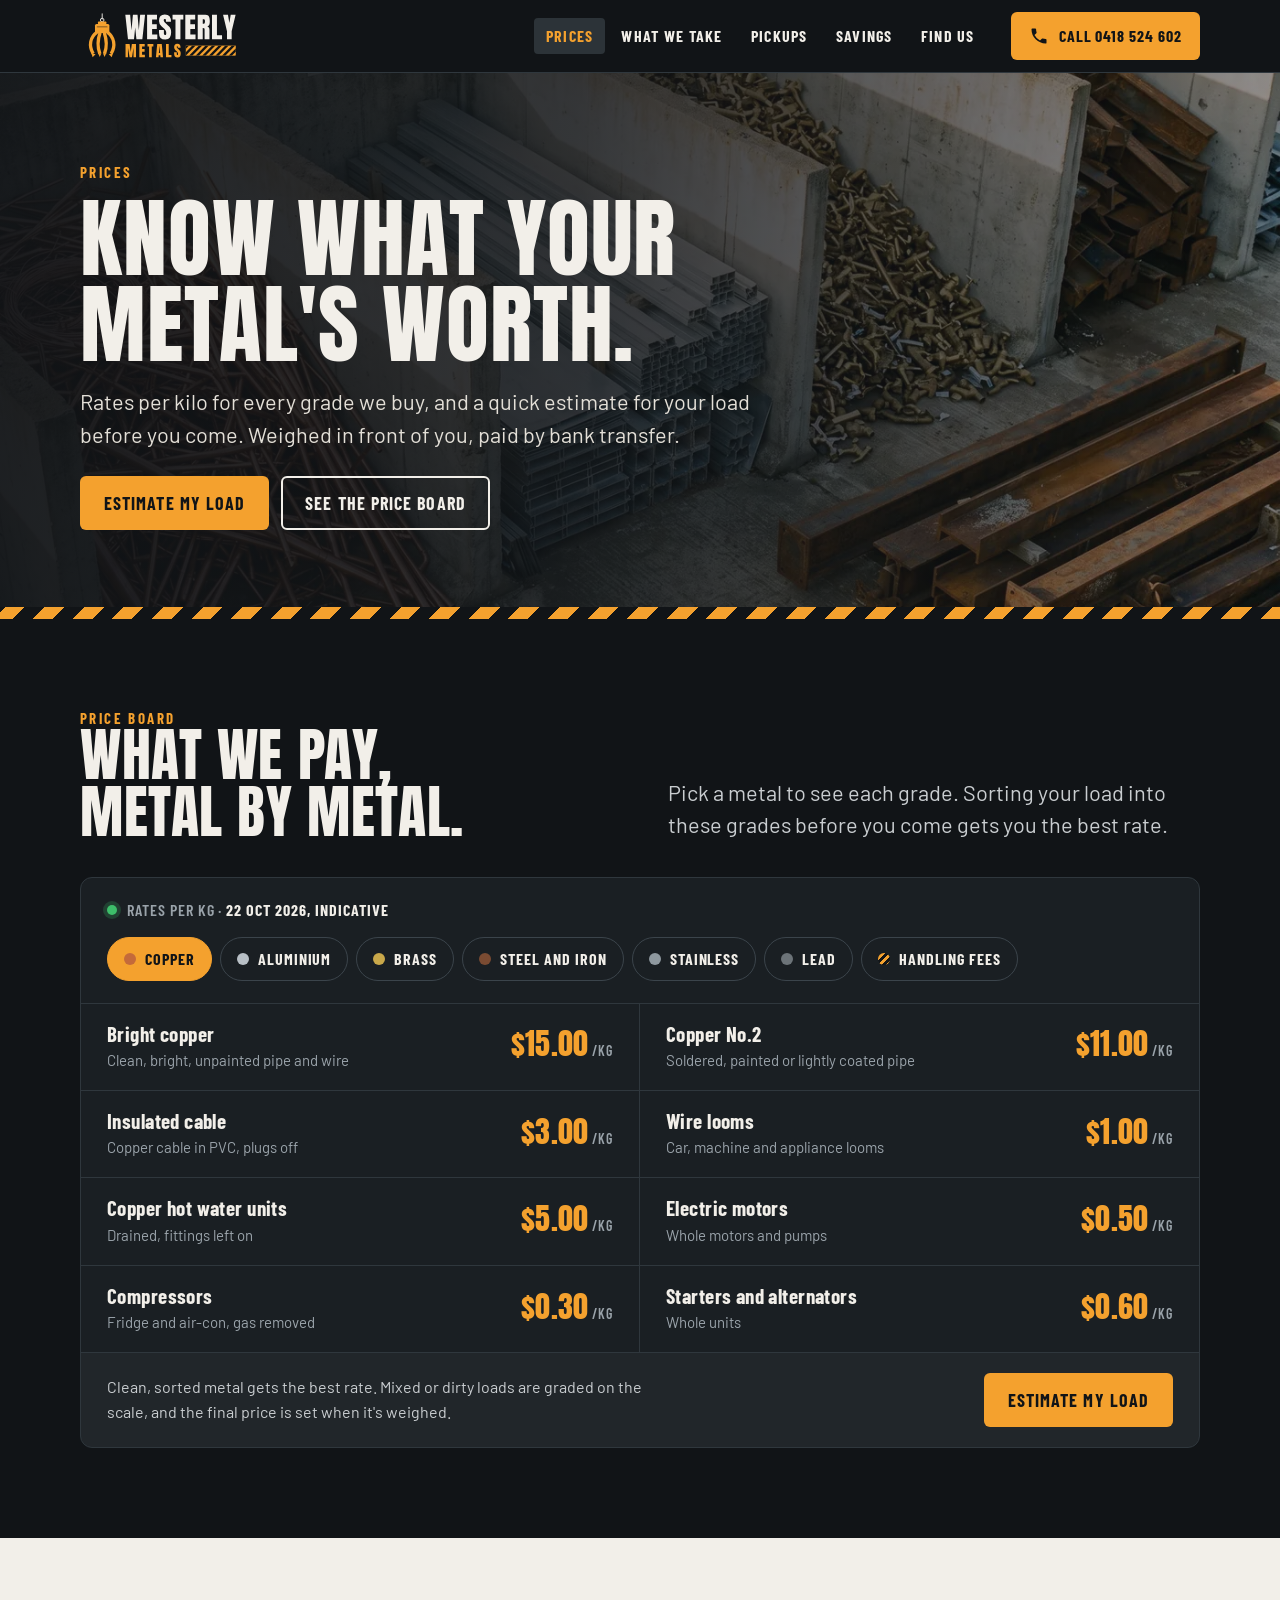
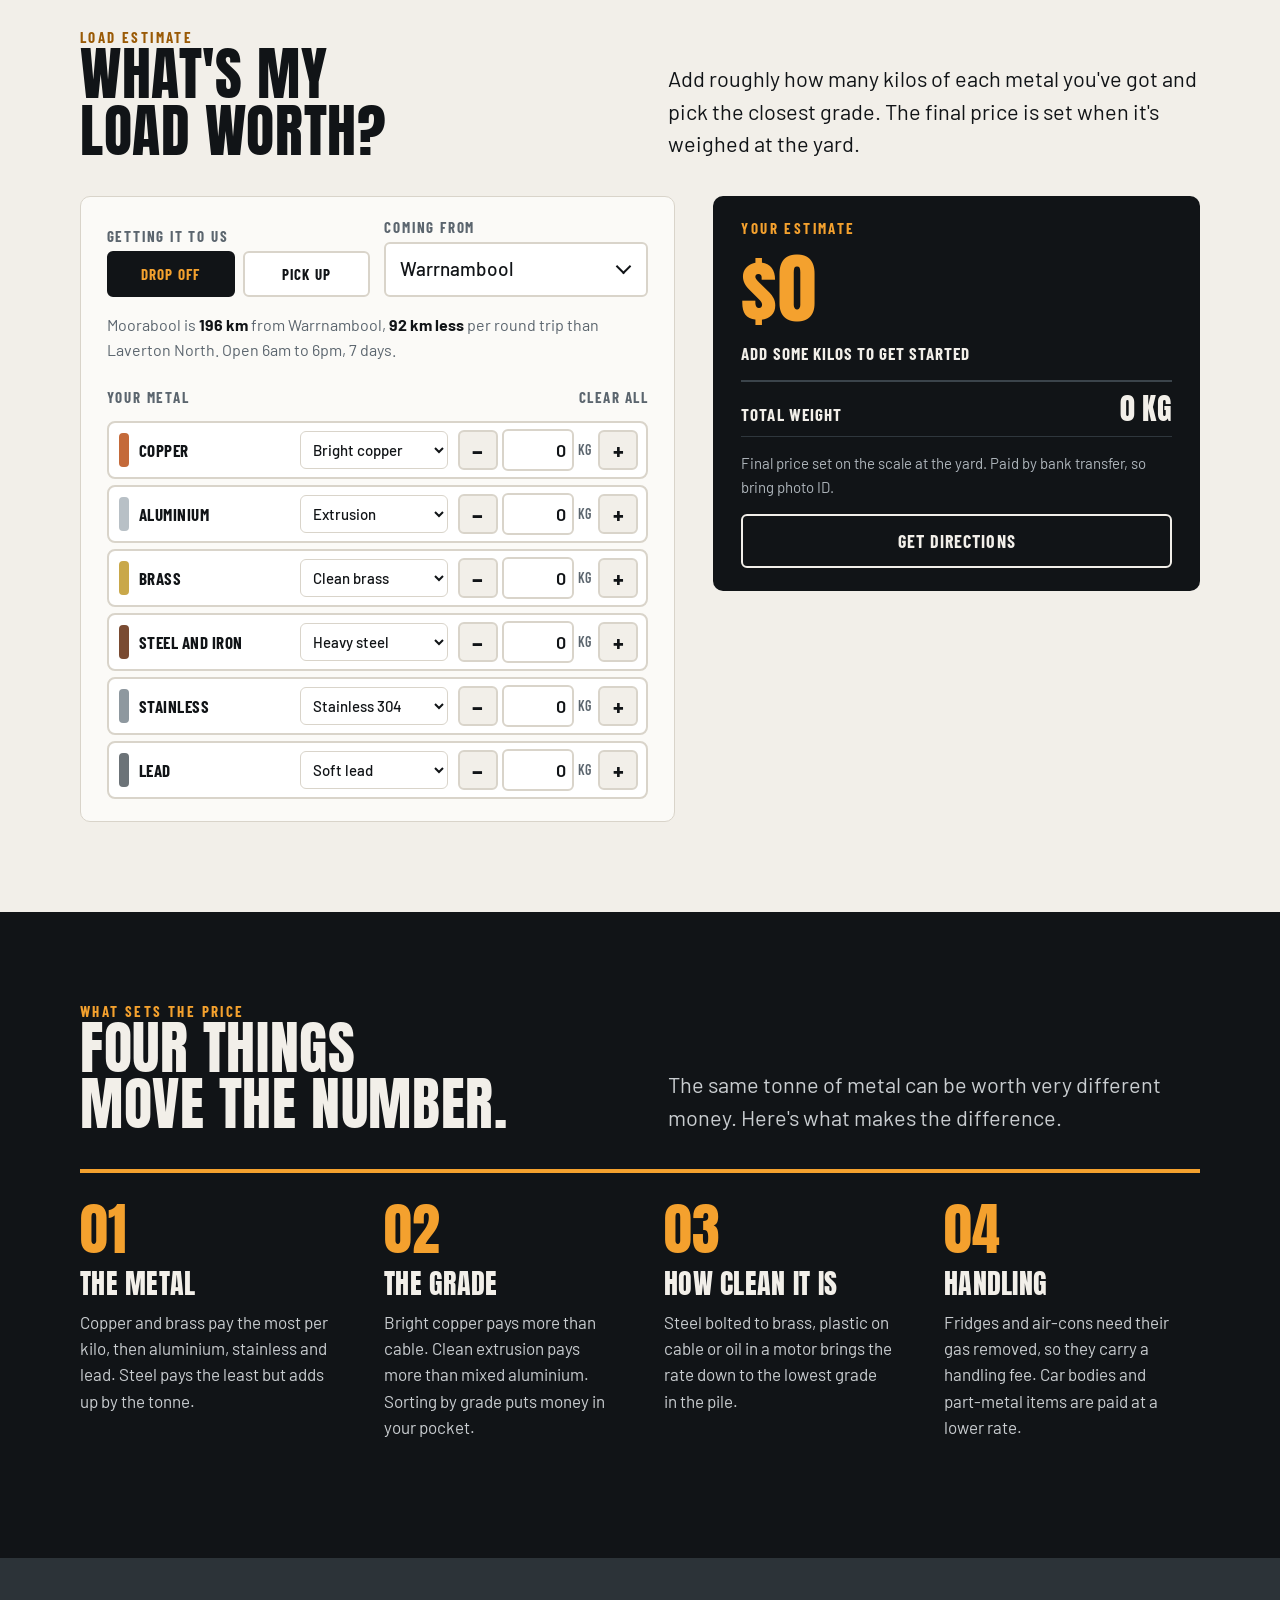
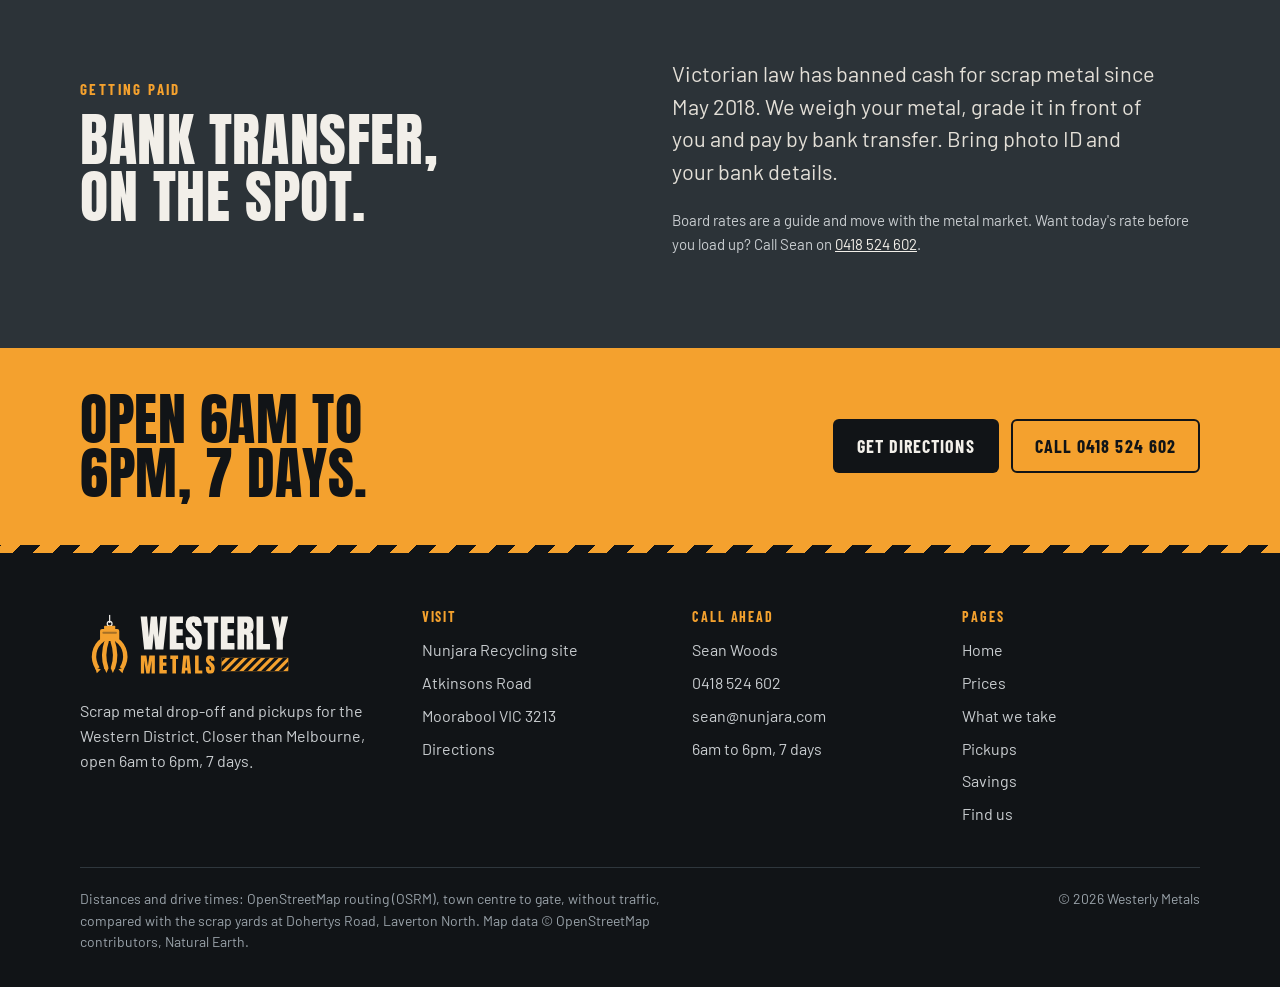
<file: prices.html>
<!doctype html>
<html lang="en-AU">
<head>
<meta charset="utf-8">
<meta name="viewport" content="width=device-width, initial-scale=1">
<title>Prices | Westerly Metals, Moorabool</title>
<meta name="description" content="Scrap metal prices per kilo at Westerly Metals, Moorabool: copper, aluminium, brass, steel, stainless and lead, plus a load estimate. Open 6am to 6pm, 7 days.">
<link rel="canonical" href="https://rdodeployme.github.io/westerly-metals/prices.html">
<meta name="theme-color" content="#111417">
<meta property="og:type" content="website"><meta property="og:site_name" content="Westerly Metals">
<meta property="og:title" content="Prices | Westerly Metals, Moorabool"><meta property="og:description" content="Scrap metal prices per kilo at Westerly Metals, Moorabool: copper, aluminium, brass, steel, stainless and lead, plus a load estimate. Open 6am to 6pm, 7 days.">
<meta property="og:url" content="https://rdodeployme.github.io/westerly-metals/prices.html"><meta property="og:image" content="https://rdodeployme.github.io/westerly-metals/og.jpg">
<meta name="twitter:card" content="summary_large_image">
<link rel="icon" type="image/svg+xml" href="assets/brand/icon.svg">
<link rel="icon" type="image/png" sizes="32x32" href="assets/brand/favicon-32.png">
<link rel="apple-touch-icon" href="assets/brand/apple-touch-icon.png">
<link rel="preload" href="assets/fonts/anton-400.woff2" as="font" type="font/woff2" crossorigin>
<link rel="stylesheet" href="assets/css/main.css?v=a2055a43">
<script type="application/ld+json">{"@context": "https://schema.org", "@type": "RecyclingCenter", "name": "Westerly Metals", "description": "Scrap metal drop-off and pickups for the Western District of Victoria.", "url": "https://rdodeployme.github.io/westerly-metals/", "telephone": "+61418524602", "email": "sean@nunjara.com", "address": {"@type": "PostalAddress", "streetAddress": "Atkinsons Road", "addressLocality": "Moorabool", "addressRegion": "VIC", "postalCode": "3213", "addressCountry": "AU"}, "geo": {"@type": "GeoCoordinates", "latitude": -38.0322, "longitude": 144.2577}, "openingHoursSpecification": [{"@type": "OpeningHoursSpecification", "dayOfWeek": ["Monday", "Tuesday", "Wednesday", "Thursday", "Friday", "Saturday", "Sunday"], "opens": "06:00", "closes": "18:00"}], "areaServed": "Western District, Victoria", "image": "https://rdodeployme.github.io/westerly-metals/og.jpg"}</script>
</head>
<body>
<a class="sr" href="#main">Skip to content</a>
<header class="top"><div class="wrap">
  <a class="brand" href="./" aria-label="Westerly Metals home"><img src="assets/brand/logo-dark.svg" alt="Westerly Metals" width="234" height="60"></a>
  <nav class="nav" id="nav" aria-label="Main"><a class="m-only" href="./">Home</a><a href="prices.html" aria-current=page>Prices</a><a href="what-we-take.html">What we take</a><a href="pickups.html">Pickups</a><a href="savings.html">Savings</a><a href="find-us.html">Find us</a><div class="nav-extra"><a class="btn btn-amber" href="tel:0418524602"><svg viewBox="0 0 24 24" aria-hidden="true"><path fill="currentColor" d="M6.6 10.8a15.1 15.1 0 0 0 6.6 6.6l2.2-2.2a1 1 0 0 1 1-.25 11.4 11.4 0 0 0 3.6.57 1 1 0 0 1 1 1V20a1 1 0 0 1-1 1A17 17 0 0 1 3 4a1 1 0 0 1 1-1h3.5a1 1 0 0 1 1 1c0 1.25.2 2.45.57 3.6a1 1 0 0 1-.25 1z"/></svg>Call Sean 0418 524 602</a><span class="status" data-status><i></i><span>Open 6am to 6pm, 7 days</span></span><p>Atkinsons Road, Moorabool</p></div></nav>
  <button class="menu-btn" type="button" aria-expanded="false" aria-controls="nav">Menu</button>
  <div class="top-call"><a class="btn btn-amber" href="tel:0418524602"><svg viewBox="0 0 24 24" aria-hidden="true"><path fill="currentColor" d="M6.6 10.8a15.1 15.1 0 0 0 6.6 6.6l2.2-2.2a1 1 0 0 1 1-.25 11.4 11.4 0 0 0 3.6.57 1 1 0 0 1 1 1V20a1 1 0 0 1-1 1A17 17 0 0 1 3 4a1 1 0 0 1 1-1h3.5a1 1 0 0 1 1 1c0 1.25.2 2.45.57 3.6a1 1 0 0 1-.25 1z"/></svg><span>Call<span class="long"> 0418 524 602</span></span></a></div>
</div></header>
<main id="main">
<section class="phead">
  <div class="phead-img"><img src="assets/img/sorted-bays.webp" alt="" aria-hidden="true"></div>
  <div class="wrap">
    <p class="eyebrow on-dark">Prices</p>
    <h1>Know what your metal's&nbsp;worth.</h1>
    <p class="lead">Rates per kilo for every grade we buy, and a quick estimate for your load before you&nbsp;come. Weighed in front of you, paid by bank&nbsp;transfer.</p>
    <div class="btns" style="margin-top:26px">
      <a class="btn btn-amber" href="#estimate">Estimate my load</a>
      <a class="btn btn-line" href="#rates">See the price board</a>
    </div>
  </div>
</section>
<div class="hazard"></div>

<section class="sec dark" id="rates">
  <div class="wrap">
    <div class="sec-head">
      <div>
        <p class="eyebrow">Price board</p>
        <h2>What we pay, metal by&nbsp;metal.</h2>
      </div>
      <p class="lead" style="color:#C9CDD0">Pick a metal to see each grade. Sorting your load into these grades before you come gets you the best&nbsp;rate.</p>
    </div>
    <div class="board"><div class="board-top"><div class="live" id="rates-stamp"><i></i><span>Rates per kg for clean, sorted metal</span></div><div class="mtabs" role="tablist" aria-label="Metal"><button type="button" role="tab" id="pt-copper" aria-controls="pp-copper" aria-selected="true"><i style="background:#C46A3A"></i>Copper</button><button type="button" role="tab" id="pt-aluminium" aria-controls="pp-aluminium" aria-selected="false"><i style="background:#B8C0C6"></i>Aluminium</button><button type="button" role="tab" id="pt-brass" aria-controls="pp-brass" aria-selected="false"><i style="background:#C9A84A"></i>Brass</button><button type="button" role="tab" id="pt-steel" aria-controls="pp-steel" aria-selected="false"><i style="background:#7A4B32"></i>Steel and iron</button><button type="button" role="tab" id="pt-stainless" aria-controls="pp-stainless" aria-selected="false"><i style="background:#8E989F"></i>Stainless</button><button type="button" role="tab" id="pt-lead" aria-controls="pp-lead" aria-selected="false"><i style="background:#6C7378"></i>Lead</button><button type="button" role="tab" id="pt-fees" aria-controls="pp-fees" aria-selected="false"><i class="fee-dot"></i>Handling fees</button></div></div><div class="grades" role="tabpanel" id="pp-copper" aria-labelledby="pt-copper"><div class="grade"><div><b>Bright copper</b><small>Clean, bright, unpainted pipe and wire</small></div><div class="price" data-rate="cu-bright"><a class="call-rate" href="tel:0418524602">Call</a></div></div><div class="grade"><div><b>Copper No.2</b><small>Soldered, painted or lightly coated pipe</small></div><div class="price" data-rate="cu-no2"><a class="call-rate" href="tel:0418524602">Call</a></div></div><div class="grade"><div><b>Insulated cable</b><small>Copper cable in PVC, plugs off</small></div><div class="price" data-rate="cu-cable"><a class="call-rate" href="tel:0418524602">Call</a></div></div><div class="grade"><div><b>Wire looms</b><small>Car, machine and appliance looms</small></div><div class="price" data-rate="cu-looms"><a class="call-rate" href="tel:0418524602">Call</a></div></div><div class="grade"><div><b>Copper hot water units</b><small>Drained, fittings left on</small></div><div class="price" data-rate="cu-hws"><a class="call-rate" href="tel:0418524602">Call</a></div></div><div class="grade"><div><b>Electric motors</b><small>Whole motors and pumps</small></div><div class="price" data-rate="cu-motors"><a class="call-rate" href="tel:0418524602">Call</a></div></div><div class="grade"><div><b>Compressors</b><small>Fridge and air-con, gas removed</small></div><div class="price" data-rate="cu-comp"><a class="call-rate" href="tel:0418524602">Call</a></div></div><div class="grade"><div><b>Starters and alternators</b><small>Whole units</small></div><div class="price" data-rate="cu-alt"><a class="call-rate" href="tel:0418524602">Call</a></div></div></div><div class="grades" role="tabpanel" id="pp-aluminium" aria-labelledby="pt-aluminium" hidden><div class="grade"><div><b>Extrusion</b><small>Window and door frames, sections</small></div><div class="price" data-rate="al-ext"><a class="call-rate" href="tel:0418524602">Call</a></div></div><div class="grade"><div><b>Cast aluminium</b><small>Clean castings, housings</small></div><div class="price" data-rate="al-cast"><a class="call-rate" href="tel:0418524602">Call</a></div></div><div class="grade"><div><b>Sheet and household</b><small>Sheet, pots, outdoor furniture</small></div><div class="price" data-rate="al-sheet"><a class="call-rate" href="tel:0418524602">Call</a></div></div><div class="grade"><div><b>Alloy wheels</b><small>Tyres off, no chrome or truck wheels</small></div><div class="price" data-rate="al-wheels"><a class="call-rate" href="tel:0418524602">Call</a></div></div><div class="grade"><div><b>Aluminium radiators</b><small>Clean, fans off</small></div><div class="price" data-rate="al-rads"><a class="call-rate" href="tel:0418524602">Call</a></div></div><div class="grade"><div><b>Cans</b><small>Drink cans, empty</small></div><div class="price" data-rate="al-cans"><a class="call-rate" href="tel:0418524602">Call</a></div></div><div class="grade"><div><b>Engines with gearboxes</b><small>Drained, whole engines only</small></div><div class="price" data-rate="al-engines"><a class="call-rate" href="tel:0418524602">Call</a></div></div></div><div class="grades" role="tabpanel" id="pp-brass" aria-labelledby="pt-brass" hidden><div class="grade"><div><b>Clean brass</b><small>Taps, fittings, valves, door hardware</small></div><div class="price" data-rate="br-clean"><a class="call-rate" href="tel:0418524602">Call</a></div></div><div class="grade"><div><b>Irony brass</b><small>Brass with steel still attached</small></div><div class="price" data-rate="br-irony"><a class="call-rate" href="tel:0418524602">Call</a></div></div><div class="grade"><div><b>Copper and brass radiators</b><small>Fans and steel off</small></div><div class="price" data-rate="br-rads"><a class="call-rate" href="tel:0418524602">Call</a></div></div></div><div class="grades" role="tabpanel" id="pp-steel" aria-labelledby="pt-steel" hidden><div class="grade"><div><b>Heavy steel</b><small>Beams, plate, posts, machinery</small></div><div class="price" data-rate="st-heavy"><a class="call-rate" href="tel:0418524602">Call</a></div></div><div class="grade"><div><b>Light steel</b><small>Roofing, sheet, fencing, star pickets</small></div><div class="price" data-rate="st-light"><a class="call-rate" href="tel:0418524602">Call</a></div></div><div class="grade"><div><b>Cast iron</b><small>Engine blocks, baths, cast pipe</small></div><div class="price" data-rate="st-cast"><a class="call-rate" href="tel:0418524602">Call</a></div></div><div class="grade"><div><b>Mixed steel</b><small>Unsorted shed and farm steel</small></div><div class="price" data-rate="st-mixed"><a class="call-rate" href="tel:0418524602">Call</a></div></div><div class="grade"><div><b>Car bodies</b><small>Drained of fuel, oil and coolant. Call first</small></div><div class="price" data-rate="st-cars"><a class="call-rate" href="tel:0418524602">Call</a></div></div><div class="grade"><div><b>Part-metal items</b><small>Desks, chairs, outdoor settings</small></div><div class="price" data-rate="st-part"><a class="call-rate" href="tel:0418524602">Call</a></div></div></div><div class="grades" role="tabpanel" id="pp-stainless" aria-labelledby="pt-stainless" hidden><div class="grade"><div><b>Stainless 304</b><small>Sinks, benches, sheet, dairy vats</small></div><div class="price" data-rate="ss-304"><a class="call-rate" href="tel:0418524602">Call</a></div></div><div class="grade"><div><b>Stainless 316</b><small>Marine and food grade</small></div><div class="price" data-rate="ss-316"><a class="call-rate" href="tel:0418524602">Call</a></div></div><div class="grade"><div><b>Stainless with attachments</b><small>Steel or plastic still on</small></div><div class="price" data-rate="ss-irony"><a class="call-rate" href="tel:0418524602">Call</a></div></div></div><div class="grades" role="tabpanel" id="pp-lead" aria-labelledby="pt-lead" hidden><div class="grade"><div><b>Soft lead</b><small>Flashing and sheet lead</small></div><div class="price" data-rate="pb-soft"><a class="call-rate" href="tel:0418524602">Call</a></div></div><div class="grade"><div><b>Wheel weights</b><small>Mixed lead weights</small></div><div class="price" data-rate="pb-weights"><a class="call-rate" href="tel:0418524602">Call</a></div></div><div class="grade"><div><b>Lead-acid batteries</b><small>Car, truck and tractor batteries</small></div><div class="price" data-rate="pb-batt"><a class="call-rate" href="tel:0418524602">Call</a></div></div></div><div class="grades" role="tabpanel" id="pp-fees" aria-labelledby="pt-fees" hidden><div class="grade"><div><b>Fridges and freezers</b><small>Gas must come out before recycling</small></div><div class="price" data-fee="fee-fridge"><span class="quoted">Quoted</span></div></div><div class="grade"><div><b>Air-conditioners</b><small>Gas must come out before recycling</small></div><div class="price" data-fee="fee-aircon"><span class="quoted">Quoted</span></div></div></div><div class="board-foot"><p>Clean, sorted metal gets the best rate. Mixed or dirty loads are graded on the scale, and the final price is set when it's weighed.</p><a class="btn btn-amber" href="#estimate">Estimate my load</a></div></div>
  </div>
</section>

<section class="sec" id="estimate">
  <div class="wrap">
    <div class="sec-head">
      <div>
        <p class="eyebrow">Load estimate</p>
        <h2>What's my load&nbsp;worth?</h2>
      </div>
      <p class="lead">Add roughly how many kilos of each metal you've got and pick the closest grade. The final price is set when it's weighed at the&nbsp;yard.</p>
    </div>
    <div class="est" id="est">
      <div class="est-in">
        <div class="est-top">
        <div class="field">
          <label id="mode-l">Getting it to us</label>
          <div class="seg seg-2" role="group" aria-labelledby="mode-l" id="est-mode">
            <button type="button" data-mode="drop" aria-pressed="true">Drop off</button>
            <button type="button" data-mode="pickup" aria-pressed="false">Pick up</button>
          </div>
        </div>
        <div class="field">
          <label for="est-town">Coming from</label>
          <select id="est-town"><option value="Bannockburn">Bannockburn</option><option value="Birregurra">Birregurra</option><option value="Camperdown">Camperdown</option><option value="Casterton">Casterton</option><option value="Cobden">Cobden</option><option value="Colac">Colac</option><option value="Coleraine">Coleraine</option><option value="Cressy">Cressy</option><option value="Derrinallum">Derrinallum</option><option value="Dunkeld">Dunkeld</option><option value="Hamilton">Hamilton</option><option value="Heywood">Heywood</option><option value="Inverleigh">Inverleigh</option><option value="Koroit">Koroit</option><option value="Lake Bolac">Lake Bolac</option><option value="Lismore">Lismore</option><option value="Meredith">Meredith</option><option value="Mortlake">Mortlake</option><option value="Penshurst">Penshurst</option><option value="Port Fairy">Port Fairy</option><option value="Portland">Portland</option><option value="Skipton">Skipton</option><option value="Teesdale">Teesdale</option><option value="Terang">Terang</option><option value="Timboon">Timboon</option><option value="Warrnambool" selected>Warrnambool</option><option value="Willaura">Willaura</option><option value="Winchelsea">Winchelsea</option></select>
        </div>
        </div>
        <p class="est-trip" id="est-trip" aria-live="polite"></p>
        <div class="field">
          <div class="lbl-row"><label id="metals-l">Your metal</label><button type="button" class="est-clear" id="est-clear">Clear all</button></div>
          <div class="mlist" role="group" aria-labelledby="metals-l"><div class="mrow" data-family="copper"><span class="sw" style="background:#C46A3A"></span><div class="mrow-main"><b>Copper</b><label class="sr" for="g-copper">Copper grade</label><select id="g-copper" class="mgrade"><option value="cu-bright">Bright copper</option><option value="cu-no2">Copper No.2</option><option value="cu-cable">Insulated cable</option><option value="cu-looms">Wire looms</option><option value="cu-hws">Copper hot water units</option><option value="cu-motors">Electric motors</option><option value="cu-comp">Compressors</option><option value="cu-alt">Starters and alternators</option></select></div><div class="kg"><button type="button" class="kg-minus" aria-label="10 kg less copper">−</button><label class="sr" for="kg-copper">Copper kilos</label><input id="kg-copper" class="kg-in" type="number" inputmode="numeric" min="0" step="10" value="0"><span class="kg-u">kg</span><button type="button" class="kg-plus" aria-label="10 kg more copper">+</button></div></div><div class="mrow" data-family="aluminium"><span class="sw" style="background:#B8C0C6"></span><div class="mrow-main"><b>Aluminium</b><label class="sr" for="g-aluminium">Aluminium grade</label><select id="g-aluminium" class="mgrade"><option value="al-ext">Extrusion</option><option value="al-cast">Cast aluminium</option><option value="al-sheet">Sheet and household</option><option value="al-wheels">Alloy wheels</option><option value="al-rads">Aluminium radiators</option><option value="al-cans">Cans</option><option value="al-engines">Engines with gearboxes</option></select></div><div class="kg"><button type="button" class="kg-minus" aria-label="10 kg less aluminium">−</button><label class="sr" for="kg-aluminium">Aluminium kilos</label><input id="kg-aluminium" class="kg-in" type="number" inputmode="numeric" min="0" step="10" value="0"><span class="kg-u">kg</span><button type="button" class="kg-plus" aria-label="10 kg more aluminium">+</button></div></div><div class="mrow" data-family="brass"><span class="sw" style="background:#C9A84A"></span><div class="mrow-main"><b>Brass</b><label class="sr" for="g-brass">Brass grade</label><select id="g-brass" class="mgrade"><option value="br-clean">Clean brass</option><option value="br-irony">Irony brass</option><option value="br-rads">Copper and brass radiators</option></select></div><div class="kg"><button type="button" class="kg-minus" aria-label="10 kg less brass">−</button><label class="sr" for="kg-brass">Brass kilos</label><input id="kg-brass" class="kg-in" type="number" inputmode="numeric" min="0" step="10" value="0"><span class="kg-u">kg</span><button type="button" class="kg-plus" aria-label="10 kg more brass">+</button></div></div><div class="mrow" data-family="steel"><span class="sw" style="background:#7A4B32"></span><div class="mrow-main"><b>Steel and iron</b><label class="sr" for="g-steel">Steel and iron grade</label><select id="g-steel" class="mgrade"><option value="st-heavy">Heavy steel</option><option value="st-light">Light steel</option><option value="st-cast">Cast iron</option><option value="st-mixed">Mixed steel</option><option value="st-cars">Car bodies</option><option value="st-part">Part-metal items</option></select></div><div class="kg"><button type="button" class="kg-minus" aria-label="10 kg less steel and iron">−</button><label class="sr" for="kg-steel">Steel and iron kilos</label><input id="kg-steel" class="kg-in" type="number" inputmode="numeric" min="0" step="10" value="0"><span class="kg-u">kg</span><button type="button" class="kg-plus" aria-label="10 kg more steel and iron">+</button></div></div><div class="mrow" data-family="stainless"><span class="sw" style="background:#8E989F"></span><div class="mrow-main"><b>Stainless</b><label class="sr" for="g-stainless">Stainless grade</label><select id="g-stainless" class="mgrade"><option value="ss-304">Stainless 304</option><option value="ss-316">Stainless 316</option><option value="ss-irony">Stainless with attachments</option></select></div><div class="kg"><button type="button" class="kg-minus" aria-label="10 kg less stainless">−</button><label class="sr" for="kg-stainless">Stainless kilos</label><input id="kg-stainless" class="kg-in" type="number" inputmode="numeric" min="0" step="10" value="0"><span class="kg-u">kg</span><button type="button" class="kg-plus" aria-label="10 kg more stainless">+</button></div></div><div class="mrow" data-family="lead"><span class="sw" style="background:#6C7378"></span><div class="mrow-main"><b>Lead</b><label class="sr" for="g-lead">Lead grade</label><select id="g-lead" class="mgrade"><option value="pb-soft">Soft lead</option><option value="pb-weights">Wheel weights</option><option value="pb-batt">Lead-acid batteries</option></select></div><div class="kg"><button type="button" class="kg-minus" aria-label="10 kg less lead">−</button><label class="sr" for="kg-lead">Lead kilos</label><input id="kg-lead" class="kg-in" type="number" inputmode="numeric" min="0" step="10" value="0"><span class="kg-u">kg</span><button type="button" class="kg-plus" aria-label="10 kg more lead">+</button></div></div></div>
        </div>
      </div>
      <div class="est-out" aria-live="polite">
        <p class="eyebrow" id="est-lbl">Your estimate</p>
        <div class="est-val" id="est-val">$0</div>
        <div class="est-cap" id="est-cap">Add some kilos to get started</div>
        <ul class="est-lines" id="est-lines"></ul>
        <div class="est-total"><span>Total weight</span><b id="est-kg">0&nbsp;kg</b></div>
        <p class="small" id="est-note">Final price set on the scale at the yard. Paid by bank transfer, so bring photo&nbsp;ID.</p>
        <div class="btns est-cta" id="est-cta"></div>
      </div>
    </div>
  </div>
</section>

<section class="sec dark">
  <div class="wrap">
    <div class="sec-head">
      <div>
        <p class="eyebrow">What sets the price</p>
        <h2>Four things move the&nbsp;number.</h2>
      </div>
      <p class="lead" style="color:#C9CDD0">The same tonne of metal can be worth very different money. Here's what makes the&nbsp;difference.</p>
    </div>
    <div class="steps">
      <div class="step"><span class="n">01</span><h3>The metal</h3><p>Copper and brass pay the most per kilo, then aluminium, stainless and lead. Steel pays the least but adds up by the&nbsp;tonne.</p></div>
      <div class="step"><span class="n">02</span><h3>The grade</h3><p>Bright copper pays more than cable. Clean extrusion pays more than mixed aluminium. Sorting by grade puts money in your&nbsp;pocket.</p></div>
      <div class="step"><span class="n">03</span><h3>How clean it&nbsp;is</h3><p>Steel bolted to brass, plastic on cable or oil in a motor brings the rate down to the lowest grade in the&nbsp;pile.</p></div>
      <div class="step"><span class="n">04</span><h3>Handling</h3><p>Fridges and air-cons need their gas removed, so they carry a handling fee. Car bodies and part-metal items are paid at a lower&nbsp;rate.</p></div>
    </div>
  </div>
</section>

<section class="sec tight steel">
  <div class="wrap split">
    <div>
      <p class="eyebrow on-dark">Getting paid</p>
      <h2>Bank transfer, on the&nbsp;spot.</h2>
    </div>
    <div>
      <p class="lead" style="color:#E3DFD7">Victorian law has banned cash for scrap metal since May 2018. We weigh your metal, grade it in front of you and pay by bank transfer. Bring photo ID and your bank&nbsp;details.</p>
      <p class="small" style="color:#C9CDD0">Board rates are a guide and move with the metal market. Want today's rate before you load up? Call Sean on <a href="tel:0418524602" style="color:#F2EFE9">0418 524 602</a>.</p>
    </div>
  </div>
</section>

<section class="cta">
  <div class="wrap">
    <h2>Open 6am to 6pm, 7&nbsp;days.</h2>
    <div class="btns"><a class="btn btn-ink" href="find-us.html">Get directions</a><a class="btn btn-line" href="tel:0418524602">Call 0418 524 602</a></div>
  </div>
</section>
</main>
<div class="hazard thin"></div>
<footer class="foot"><div class="wrap">
  <div class="foot-grid">
    <div><img src="assets/brand/logo-dark.svg" alt="Westerly Metals" width="234" height="60"><p style="margin:0;max-width:34ch">Scrap metal drop-off and pickups for the Western District. Closer than Melbourne, open 6am to 6pm, 7&nbsp;days.</p></div>
    <div><h4>Visit</h4><ul><li class="nw">Nunjara Recycling site</li><li>Atkinsons Road</li><li>Moorabool VIC&nbsp;3213</li><li><a href="https://www.google.com/maps/dir/?api=1&destination=Atkinsons+Road%2C+Moorabool+VIC+3213" target="_blank" rel="noopener">Directions</a></li></ul></div>
    <div><h4>Call ahead</h4><ul><li>Sean Woods</li><li><a href="tel:0418524602">0418 524 602</a></li><li><a href="mailto:sean@nunjara.com">sean@nunjara.com</a></li><li>6am to 6pm, 7&nbsp;days</li></ul></div>
    <div><h4>Pages</h4><ul><li><a href="./">Home</a></li><li><a href="prices.html">Prices</a></li><li><a href="what-we-take.html">What we take</a></li><li><a href="pickups.html">Pickups</a></li><li><a href="savings.html">Savings</a></li><li><a href="find-us.html">Find us</a></li></ul></div>
  </div>
  <div class="legal"><p>Distances and drive times: OpenStreetMap routing (OSRM), town centre to gate, without traffic, compared with the scrap yards at Dohertys Road, Laverton North. Map data &copy; OpenStreetMap contributors, Natural Earth.</p><p>&copy; 2026 Westerly Metals</p></div>
</div></footer>
<div class="callbar"><a class="btn btn-amber" href="tel:0418524602"><svg viewBox="0 0 24 24" aria-hidden="true"><path fill="currentColor" d="M6.6 10.8a15.1 15.1 0 0 0 6.6 6.6l2.2-2.2a1 1 0 0 1 1-.25 11.4 11.4 0 0 0 3.6.57 1 1 0 0 1 1 1V20a1 1 0 0 1-1 1A17 17 0 0 1 3 4a1 1 0 0 1 1-1h3.5a1 1 0 0 1 1 1c0 1.25.2 2.45.57 3.6a1 1 0 0 1-.25 1z"/></svg>Call</a><a class="btn btn-line" style="color:#F2EFE9" href="https://www.google.com/maps/dir/?api=1&destination=Atkinsons+Road%2C+Moorabool+VIC+3213" target="_blank" rel="noopener"><svg viewBox="0 0 24 24" aria-hidden="true"><path fill="currentColor" d="M12 2a7 7 0 0 0-7 7c0 5.2 7 13 7 13s7-7.8 7-13a7 7 0 0 0-7-7zm0 9.5A2.5 2.5 0 1 1 12 6.5a2.5 2.5 0 0 1 0 5z"/></svg>Directions</a></div>
<script src="assets/js/towns.js?v=a2055a43" defer></script><script src="assets/js/rates.js" defer></script>
<script src="assets/js/main.js?v=a2055a43" defer></script>
</body>
</html>
</file>
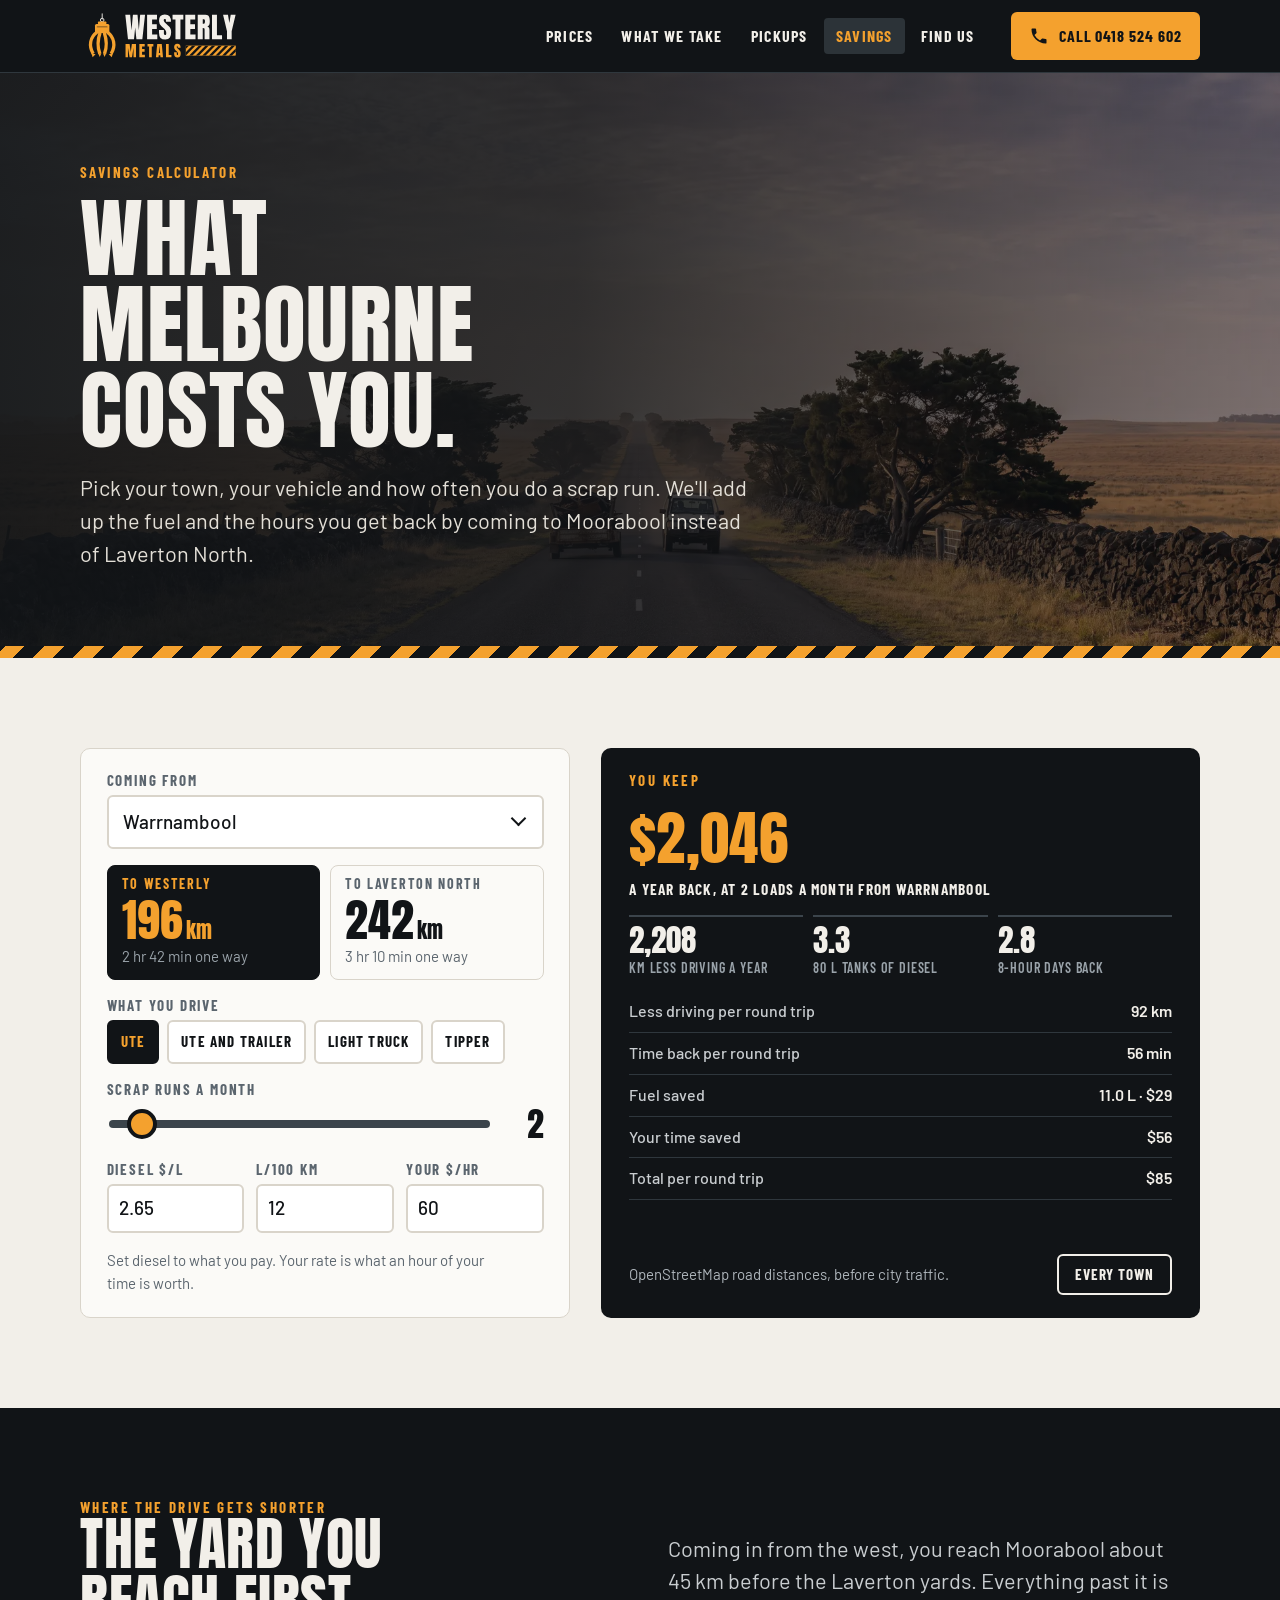
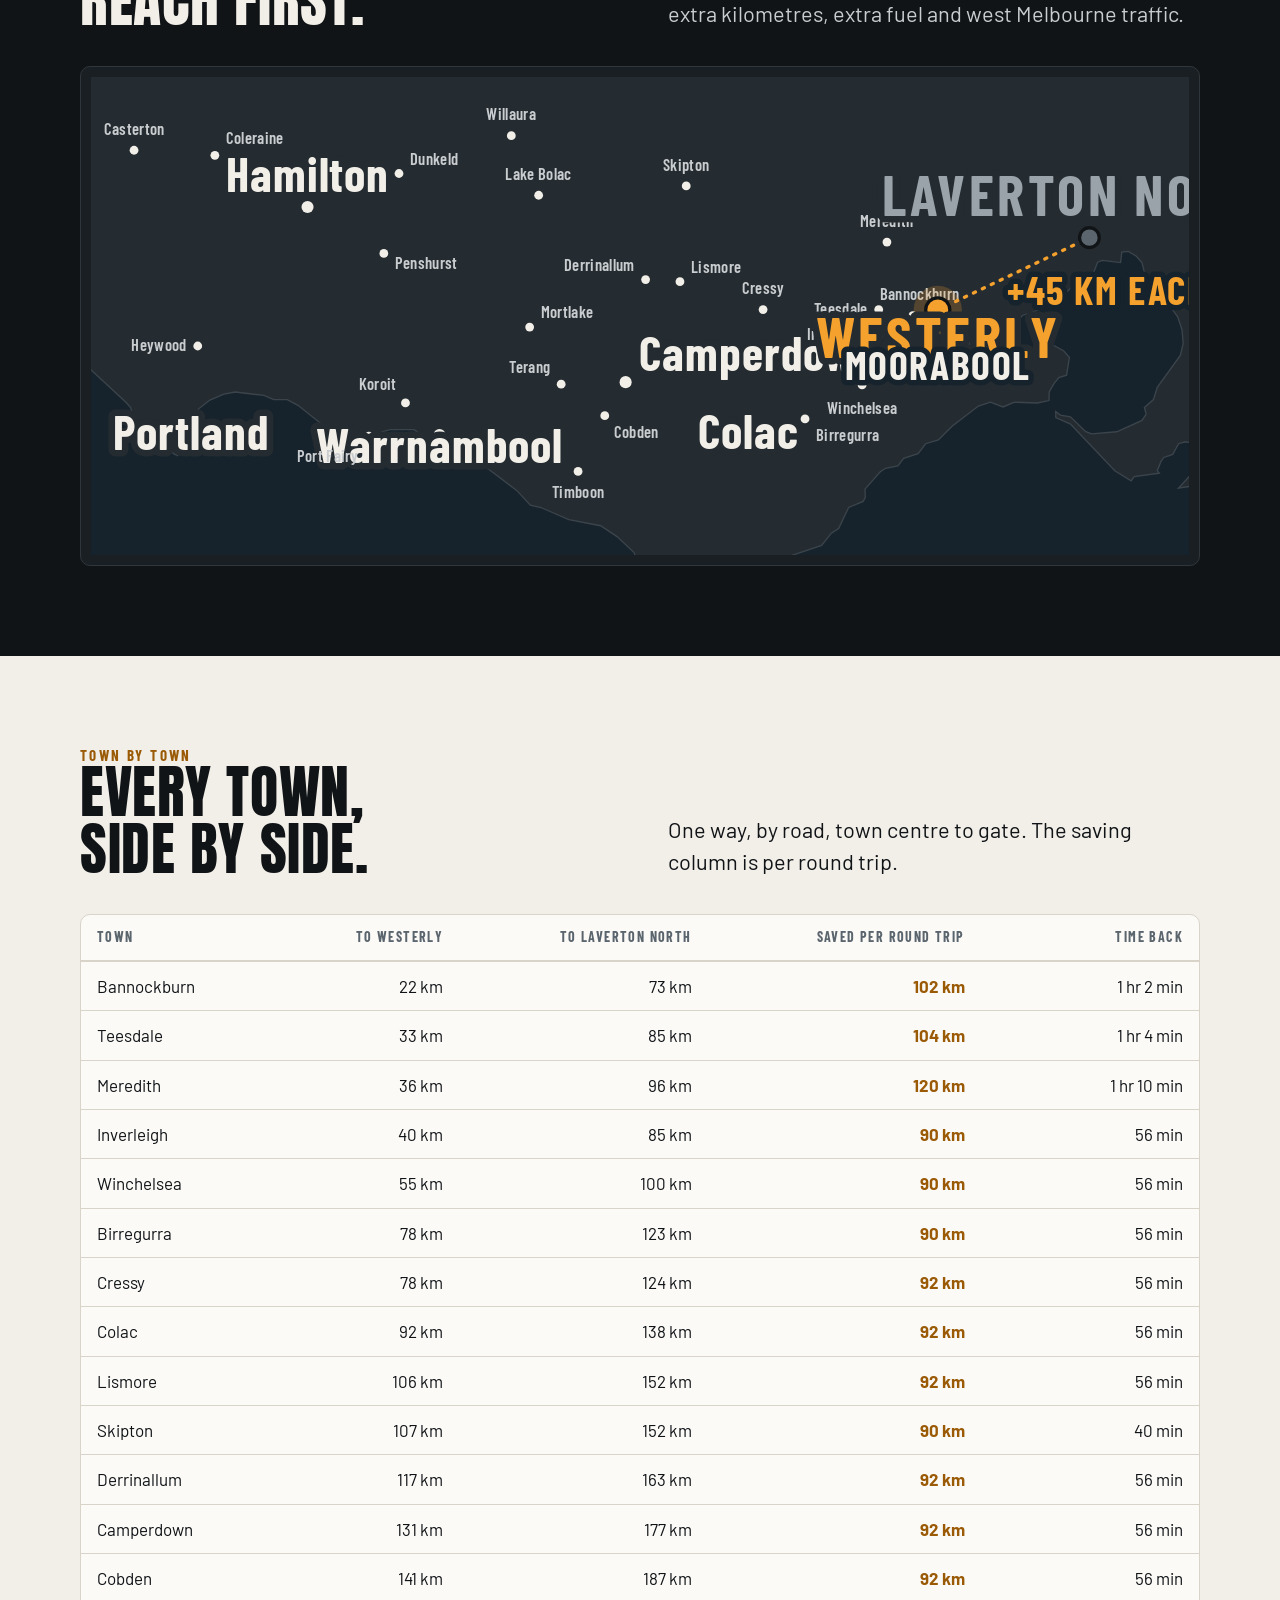
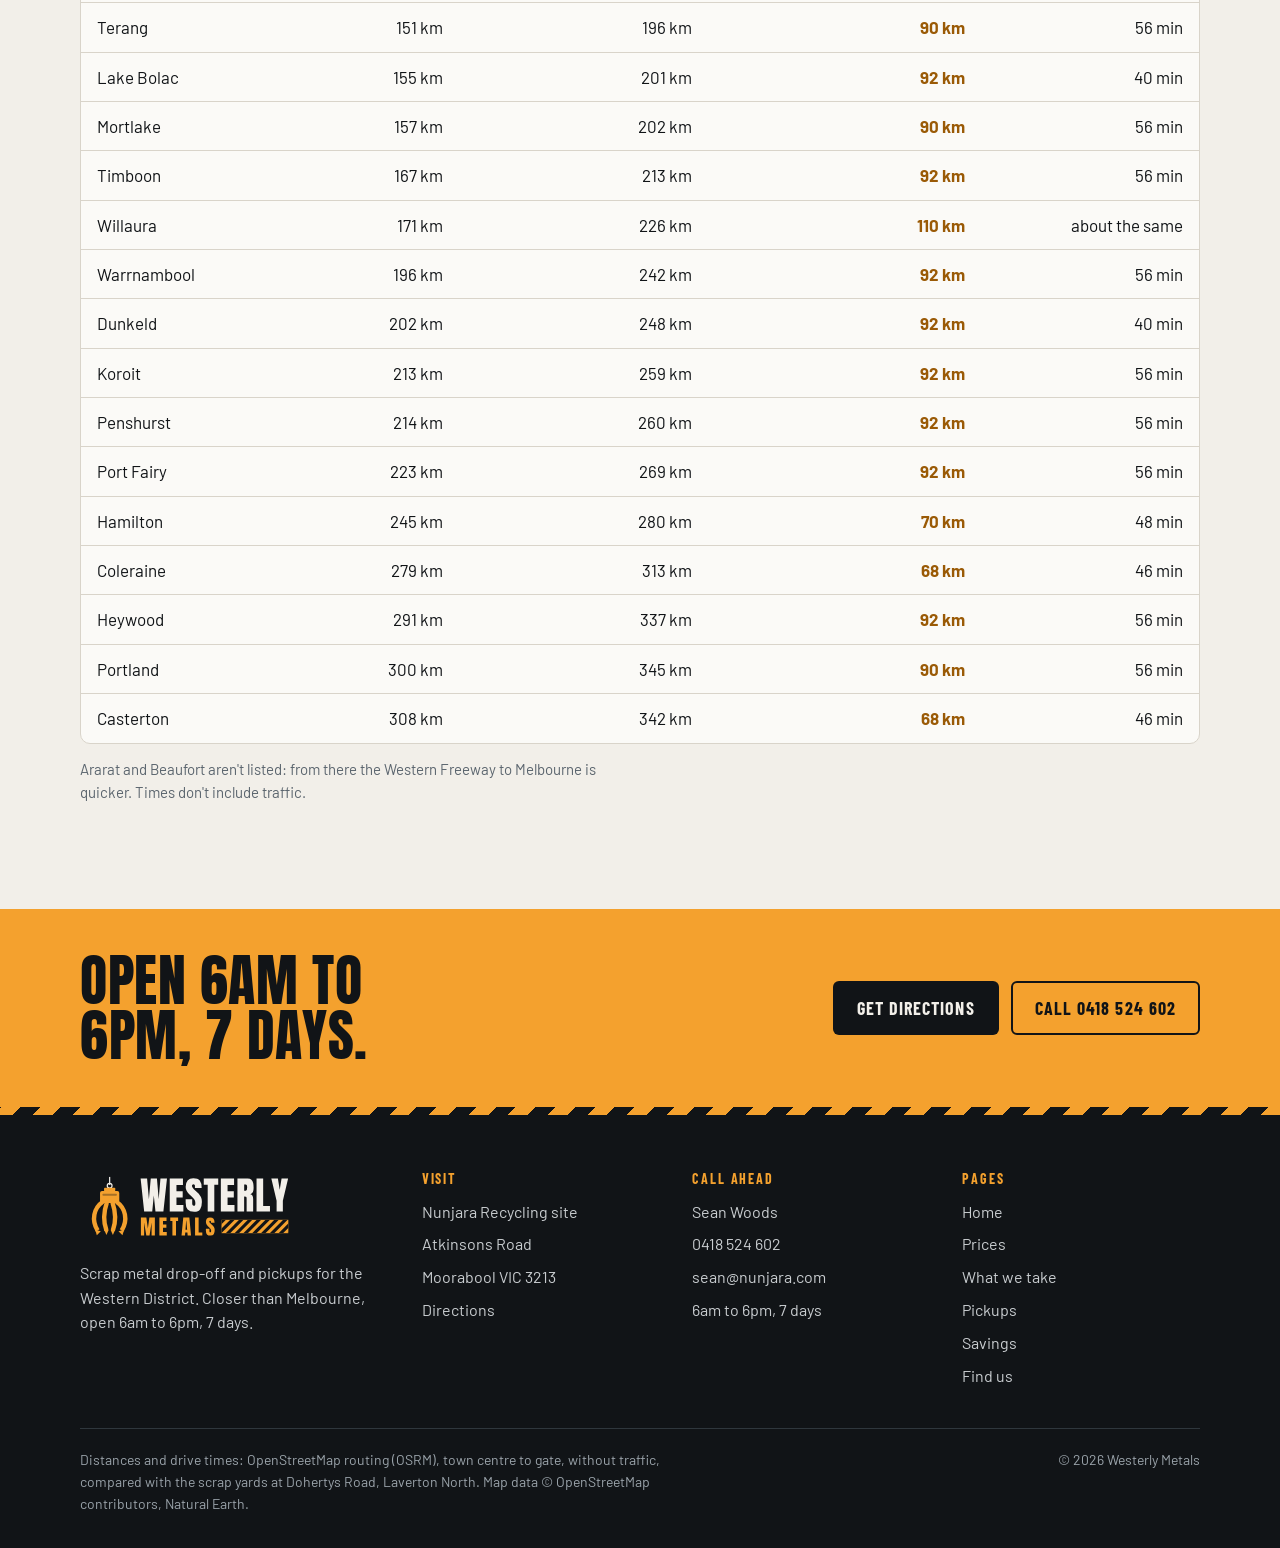
<file: savings.html>
<!doctype html>
<html lang="en-AU">
<head>
<meta charset="utf-8">
<meta name="viewport" content="width=device-width, initial-scale=1">
<title>Savings calculator | Westerly Metals, Moorabool</title>
<meta name="description" content="Work out what you save in fuel and time by bringing your scrap metal to Moorabool instead of the Laverton North yards. Real road distances for 28 towns across the west.">
<link rel="canonical" href="https://rdodeployme.github.io/westerly-metals/savings.html">
<meta name="theme-color" content="#111417">
<meta property="og:type" content="website"><meta property="og:site_name" content="Westerly Metals">
<meta property="og:title" content="Savings calculator | Westerly Metals, Moorabool"><meta property="og:description" content="Work out what you save in fuel and time by bringing your scrap metal to Moorabool instead of the Laverton North yards. Real road distances for 28 towns across the west.">
<meta property="og:url" content="https://rdodeployme.github.io/westerly-metals/savings.html"><meta property="og:image" content="https://rdodeployme.github.io/westerly-metals/og.jpg">
<meta name="twitter:card" content="summary_large_image">
<link rel="icon" type="image/svg+xml" href="assets/brand/icon.svg">
<link rel="icon" type="image/png" sizes="32x32" href="assets/brand/favicon-32.png">
<link rel="apple-touch-icon" href="assets/brand/apple-touch-icon.png">
<link rel="preload" href="assets/fonts/anton-400.woff2" as="font" type="font/woff2" crossorigin>
<link rel="stylesheet" href="assets/css/main.css?v=a2055a43">
<script type="application/ld+json">{"@context": "https://schema.org", "@type": "RecyclingCenter", "name": "Westerly Metals", "description": "Scrap metal drop-off and pickups for the Western District of Victoria.", "url": "https://rdodeployme.github.io/westerly-metals/", "telephone": "+61418524602", "email": "sean@nunjara.com", "address": {"@type": "PostalAddress", "streetAddress": "Atkinsons Road", "addressLocality": "Moorabool", "addressRegion": "VIC", "postalCode": "3213", "addressCountry": "AU"}, "geo": {"@type": "GeoCoordinates", "latitude": -38.0322, "longitude": 144.2577}, "openingHoursSpecification": [{"@type": "OpeningHoursSpecification", "dayOfWeek": ["Monday", "Tuesday", "Wednesday", "Thursday", "Friday", "Saturday", "Sunday"], "opens": "06:00", "closes": "18:00"}], "areaServed": "Western District, Victoria", "image": "https://rdodeployme.github.io/westerly-metals/og.jpg"}</script>
</head>
<body>
<a class="sr" href="#main">Skip to content</a>
<header class="top"><div class="wrap">
  <a class="brand" href="./" aria-label="Westerly Metals home"><img src="assets/brand/logo-dark.svg" alt="Westerly Metals" width="234" height="60"></a>
  <nav class="nav" id="nav" aria-label="Main"><a class="m-only" href="./">Home</a><a href="prices.html">Prices</a><a href="what-we-take.html">What we take</a><a href="pickups.html">Pickups</a><a href="savings.html" aria-current=page>Savings</a><a href="find-us.html">Find us</a><div class="nav-extra"><a class="btn btn-amber" href="tel:0418524602"><svg viewBox="0 0 24 24" aria-hidden="true"><path fill="currentColor" d="M6.6 10.8a15.1 15.1 0 0 0 6.6 6.6l2.2-2.2a1 1 0 0 1 1-.25 11.4 11.4 0 0 0 3.6.57 1 1 0 0 1 1 1V20a1 1 0 0 1-1 1A17 17 0 0 1 3 4a1 1 0 0 1 1-1h3.5a1 1 0 0 1 1 1c0 1.25.2 2.45.57 3.6a1 1 0 0 1-.25 1z"/></svg>Call Sean 0418 524 602</a><span class="status" data-status><i></i><span>Open 6am to 6pm, 7 days</span></span><p>Atkinsons Road, Moorabool</p></div></nav>
  <button class="menu-btn" type="button" aria-expanded="false" aria-controls="nav">Menu</button>
  <div class="top-call"><a class="btn btn-amber" href="tel:0418524602"><svg viewBox="0 0 24 24" aria-hidden="true"><path fill="currentColor" d="M6.6 10.8a15.1 15.1 0 0 0 6.6 6.6l2.2-2.2a1 1 0 0 1 1-.25 11.4 11.4 0 0 0 3.6.57 1 1 0 0 1 1 1V20a1 1 0 0 1-1 1A17 17 0 0 1 3 4a1 1 0 0 1 1-1h3.5a1 1 0 0 1 1 1c0 1.25.2 2.45.57 3.6a1 1 0 0 1-.25 1z"/></svg><span>Call<span class="long"> 0418 524 602</span></span></a></div>
</div></header>
<main id="main">
<section class="phead">
  <div class="phead-img"><img src="assets/img/highway.webp" alt="" aria-hidden="true"></div>
  <div class="wrap">
    <p class="eyebrow on-dark">Savings calculator</p>
    <h1>What Melbourne <span class="nw">costs you.</span></h1>
    <p class="lead">Pick your town, your vehicle and how often you do a scrap run. We'll add up the fuel and the hours you get back by coming to Moorabool instead of Laverton North.</p>
  </div>
</section>
<div class="hazard"></div>

<section class="sec" id="calculator">
  <div class="wrap">
    <div class="calc" id="calc">
      <div class="calc-in">
        <div class="field"><label for="c-town">Coming from</label><select id="c-town"></select></div>
        <div class="compare" style="margin:0">
          <div class="leg us"><div class="who">To Westerly</div><div class="km"><span id="c-us-km">196</span><small>km</small></div><div class="t" id="c-us-t">2&nbsp;hr 42&nbsp;min one way</div></div>
          <div class="leg"><div class="who">To Laverton North</div><div class="km"><span id="c-mel-km">242</span><small>km</small></div><div class="t" id="c-mel-t">3&nbsp;hr 10&nbsp;min one way</div></div>
        </div>
        <div class="field">
          <label id="veh-l">What you drive</label>
          <div class="seg" role="group" aria-labelledby="veh-l">
            <button type="button" data-lp="12" aria-pressed="true">Ute</button>
            <button type="button" data-lp="16" aria-pressed="false">Ute and trailer</button>
            <button type="button" data-lp="20" aria-pressed="false">Light truck</button>
            <button type="button" data-lp="32" aria-pressed="false">Tipper</button>
          </div>
        </div>
        <div class="field">
          <label for="c-loads">Scrap runs a month</label>
          <div class="range-row"><input type="range" id="c-loads" min="1" max="20" step="1" value="2"><output id="c-loads-out" for="c-loads">2</output></div>
        </div>
        <div class="row3">
          <div class="field"><label for="c-fuel">Diesel $/L</label><input type="number" id="c-fuel" value="2.65" min="0" step="0.01" inputmode="decimal"></div>
          <div class="field"><label for="c-lp100">L/100&nbsp;km</label><input type="number" id="c-lp100" value="12" min="0" step="0.5" inputmode="decimal"></div>
          <div class="field"><label for="c-rate">Your $/hr</label><input type="number" id="c-rate" value="60" min="0" step="5" inputmode="decimal"></div>
        </div>
        <p class="small calc-hint">Set diesel to what you pay. Your rate is what an hour of your time is&nbsp;worth.</p>
      </div>
      <div class="calc-out" aria-live="polite">
        <p class="eyebrow">You keep</p>
        <div class="yr" id="o-year">$2,046</div>
        <div class="yr-cap" id="o-year-cap">a year back, at 2 loads a month from Warrnambool</div>
        <div class="equiv">
          <div><b id="o-km">2,208</b><span>km less driving a year</span></div>
          <div><b id="o-tanks">3.3</b><span>80&nbsp;L tanks of diesel</span></div>
          <div><b id="o-days">2.8</b><span>8-hour days back</span></div>
        </div>
        <table class="per-trip">
          <caption class="sr">Saving per round trip</caption>
          <tbody>
            <tr><th scope="row">Less driving per round trip</th><td id="t-km">92 km</td></tr>
            <tr><th scope="row">Time back per round trip</th><td id="t-time">56 min</td></tr>
            <tr><th scope="row">Fuel saved</th><td id="t-fuel">11.0 L</td></tr>
            <tr><th scope="row">Your time saved</th><td id="t-timev">$56</td></tr>
            <tr><th scope="row">Total per round trip</th><td id="t-total">$85</td></tr>
          </tbody>
        </table>
        <div class="calc-foot"><p class="small">OpenStreetMap road distances, before city&nbsp;traffic.</p><a class="btn btn-line btn-sm" href="savings.html#towns">Every town</a></div>
      </div>
    </div>
  </div>
</section>

<section class="sec dark">
  <div class="wrap">
    <div class="sec-head">
      <div>
        <p class="eyebrow">Where the drive gets shorter</p>
        <h2>The yard you reach first.</h2>
      </div>
      <p class="lead" style="color:#C9CDD0">Coming in from the west, you reach Moorabool about 45&nbsp;km before the Laverton yards. Everything past it is extra kilometres, extra fuel and west Melbourne traffic.</p>
    </div>
    <div class="region"><div class="map-desk"><svg viewBox="0 0 1000 436" role="img" aria-labelledby="rm-td rm-dd" xmlns="http://www.w3.org/2000/svg">
<title id="rm-td">Map of western Victoria</title>
<desc id="rm-dd">Western District towns, Westerly Metals at Moorabool, and the Laverton North yards about 45 km further east.</desc>
<style>.ts{font:600 15px 'Barlow Condensed',sans-serif;fill:#C9CDD0;letter-spacing:.02em}.tb{font:700 19px 'Barlow Condensed',sans-serif;fill:#F2EFE9;letter-spacing:.03em}.big{font:700 22px 'Barlow Condensed',sans-serif;letter-spacing:.08em}.cap{font:600 15px 'Barlow Condensed',sans-serif;letter-spacing:.06em}</style>
<rect width="1000" height="436" fill="#16232C"/>
<path d="M1051.3 278.1 L1045.6 282.2 L1037.6 277.1 L1031.2 277.6 L1027.1 280.3 L1029.3 284.9 L1022.8 293.5 L1020.9 301.4 L1015.5 304.0 L1013.4 307.3 L1013.5 311.0 L1018.7 319.5 L1020.3 336.2 L996.6 332.2 L990.5 334.0 L985.2 343.7 L977.1 346.5 L974.5 350.1 L971.1 358.6 L973.0 360.8 L950.1 364.0 L947.3 367.8 L932.4 358.6 L892.1 316.1 L878.7 310.2 L878.6 304.8 L882.9 307.9 L892.0 309.5 L906.0 323.0 L911.3 325.1 L934.2 323.1 L957.2 312.8 L961.0 307.1 L959.4 301.0 L967.6 293.8 L971.1 282.7 L992.1 253.6 L994.7 242.8 L993.7 230.4 L989.8 218.6 L983.3 209.4 L973.0 204.7 L968.5 200.5 L962.2 188.7 L957.1 169.0 L952.1 163.3 L944.8 158.8 L938.8 159.4 L937.7 169.0 L921.0 167.0 L916.8 168.7 L911.4 182.5 L893.2 191.3 L877.4 207.3 L848.3 217.2 L841.3 225.0 L839.3 229.2 L840.5 235.9 L837.7 238.1 L832.8 237.1 L828.8 233.4 L821.6 236.4 L806.4 236.4 L800.8 240.3 L798.1 249.4 L803.0 253.1 L816.4 253.6 L839.4 259.7 L854.4 254.9 L872.7 242.3 L885.8 249.3 L891.1 255.4 L888.5 271.6 L881.5 273.8 L877.0 279.2 L872.7 286.9 L872.5 294.7 L861.9 296.9 L841.1 296.2 L830.6 300.5 L819.2 296.2 L808.2 299.7 L784.5 317.8 L771.7 330.5 L760.2 334.0 L753.2 343.1 L740.1 347.3 L734.9 354.2 L723.5 356.4 L718.6 359.8 L704.9 375.4 L705.2 382.8 L703.2 386.5 L690.0 392.1 L680.9 411.2 L674.3 415.5 L665.4 426.6 L629.4 438.7 L619.7 458.8 L614.4 458.8 L605.3 464.2 L595.7 476.0 L586.4 481.0 L568.5 466.8 L564.4 461.0 L540.4 448.5 L510.7 449.9 L506.0 447.8 L496.4 438.1 L494.6 433.1 L479.1 418.6 L464.1 408.7 L435.2 403.1 L409.7 392.1 L400.1 389.9 L387.7 376.5 L360.0 355.6 L334.1 338.3 L324.5 334.0 L321.1 323.6 L315.0 324.3 L312.2 334.0 L294.3 321.2 L272.5 321.1 L264.6 323.4 L261.4 329.5 L249.9 333.7 L237.3 331.5 L215.6 320.6 L188.5 299.0 L178.7 293.8 L166.4 293.8 L157.6 290.0 L131.3 286.9 L120.9 288.8 L108.3 294.2 L98.0 302.2 L94.3 311.8 L95.8 316.8 L103.1 327.5 L103.6 331.8 L102.0 332.8 L90.1 329.4 L82.9 336.2 L78.9 344.8 L75.1 343.1 L66.2 327.5 L59.8 324.2 L47.3 323.8 L44.2 332.8 L41.1 334.0 L31.0 327.5 L38.4 311.2 L36.2 301.3 L32.0 296.5 L-9.3 258.0 L-29.7 243.3 L-64.1 226.1 L-64.1 -156.2 L1051.3 -156.2 L1051.3 278.1 Z M1051.3 340.9 L1034.3 332.7 L1030.8 318.4 L1037.9 307.3 L1036.0 302.7 L1037.9 298.2 L1040.2 297.8 L1044.8 302.9 L1051.3 305.5 L1051.3 340.9 Z M1049.6 367.9 L1051.3 373.8 L1051.3 384.9 L1036.6 372.8 L1029.1 370.7 L1020.3 372.0 L1014.3 376.4 L1006.4 372.0 L990.5 374.4 L1009.7 353.7 L1033.2 348.7 L1043.2 354.2 L1039.5 356.4 L1043.2 362.9 L1042.9 367.0 L1049.6 367.9 Z " fill="#252C31" stroke="#3B444B" stroke-width="1.2"/>
<circle cx="317.4" cy="326.0" r="5.5" fill="#F2EFE9"/><circle cx="197.2" cy="118.4" r="5.5" fill="#F2EFE9"/><circle cx="90.8" cy="313.3" r="5.5" fill="#F2EFE9"/><circle cx="253.1" cy="327.0" r="4" fill="#F2EFE9"/><circle cx="286.4" cy="296.8" r="4" fill="#F2EFE9"/><circle cx="598.7" cy="312.4" r="5.5" fill="#F2EFE9"/><circle cx="486.9" cy="277.9" r="5.5" fill="#F2EFE9"/><circle cx="428.2" cy="279.8" r="4" fill="#F2EFE9"/><circle cx="399.5" cy="227.8" r="4" fill="#F2EFE9"/><circle cx="467.9" cy="308.5" r="4" fill="#F2EFE9"/><circle cx="443.6" cy="359.2" r="4" fill="#F2EFE9"/><circle cx="536.4" cy="186.4" r="4" fill="#F2EFE9"/><circle cx="505.1" cy="184.5" r="4" fill="#F2EFE9"/><circle cx="542.1" cy="99.2" r="4" fill="#F2EFE9"/><circle cx="702.3" cy="280.5" r="4" fill="#F2EFE9"/><circle cx="650.3" cy="311.4" r="4" fill="#F2EFE9"/><circle cx="717.9" cy="234.6" r="4" fill="#F2EFE9"/><circle cx="612.1" cy="211.8" r="4" fill="#F2EFE9"/><circle cx="280.5" cy="87.9" r="4" fill="#F2EFE9"/><circle cx="266.7" cy="160.7" r="4" fill="#F2EFE9"/><circle cx="39.2" cy="66.7" r="4" fill="#F2EFE9"/><circle cx="112.8" cy="71.3" r="4" fill="#F2EFE9"/><circle cx="97.2" cy="245.0" r="4" fill="#F2EFE9"/><circle cx="407.7" cy="107.7" r="4" fill="#F2EFE9"/><circle cx="382.8" cy="53.4" r="4" fill="#F2EFE9"/><circle cx="748.5" cy="217.4" r="4" fill="#F2EFE9"/><circle cx="724.9" cy="150.3" r="4" fill="#F2EFE9"/><circle cx="717.4" cy="211.8" r="4" fill="#F2EFE9"/><text class="tb" x="317.4" y="352.0" text-anchor="middle">Warrnambool</text><text class="tb" x="197.2" y="104.4" text-anchor="middle">Hamilton</text><text class="tb" x="90.8" y="339.3" text-anchor="middle">Portland</text><text class="ts" x="243.1" y="351.0" text-anchor="end">Port Fairy</text><text class="ts" x="278.4" y="284.8" text-anchor="end">Koroit</text><text class="tb" x="598.7" y="338.4" text-anchor="middle">Colac</text><text class="tb" x="498.9" y="267.9" text-anchor="start">Camperdown</text><text class="ts" x="418.2" y="269.8" text-anchor="end">Terang</text><text class="ts" x="409.5" y="219.8" text-anchor="start">Mortlake</text><text class="ts" x="475.9" y="328.5" text-anchor="start">Cobden</text><text class="ts" x="443.6" y="383.2" text-anchor="middle">Timboon</text><text class="ts" x="546.4" y="178.4" text-anchor="start">Lismore</text><text class="ts" x="495.1" y="176.5" text-anchor="end">Derrinallum</text><text class="ts" x="542.1" y="85.2" text-anchor="middle">Skipton</text><text class="ts" x="702.3" y="306.5" text-anchor="middle">Winchelsea</text><text class="ts" x="660.3" y="331.4" text-anchor="start">Birregurra</text><text class="ts" x="707.9" y="239.6" text-anchor="end">Inverleigh</text><text class="ts" x="612.1" y="197.8" text-anchor="middle">Cressy</text><text class="ts" x="290.5" y="79.9" text-anchor="start">Dunkeld</text><text class="ts" x="276.7" y="174.7" text-anchor="start">Penshurst</text><text class="ts" x="39.2" y="52.7" text-anchor="middle">Casterton</text><text class="ts" x="122.8" y="61.3" text-anchor="start">Coleraine</text><text class="ts" x="87.2" y="250.0" text-anchor="end">Heywood</text><text class="ts" x="407.7" y="93.7" text-anchor="middle">Lake Bolac</text><text class="ts" x="382.8" y="39.4" text-anchor="middle">Willaura</text><text class="ts" x="754.5" y="203.4" text-anchor="middle">Bannockburn</text><text class="ts" x="724.9" y="136.3" text-anchor="middle">Meredith</text><text class="ts" x="707.4" y="216.8" text-anchor="end">Teesdale</text>
<line x1="771.2" y1="212.2" x2="909.3" y2="146.3" stroke="#F4A12E" stroke-width="3" stroke-dasharray="2 7" stroke-linecap="round"/>
<text class="cap" x="834.3" y="207.3" text-anchor="start" fill="#F4A12E">+45 KM EACH WAY</text>
<circle cx="909.3" cy="146.3" r="9" fill="#5B656E" stroke="#111417" stroke-width="3"/>
<text class="big" x="905.3" y="126.3" text-anchor="middle" fill="#9AA3AA">LAVERTON NORTH</text>
<circle cx="771.2" cy="212.2" r="22" fill="#F4A12E" opacity=".22"/>
<circle cx="771.2" cy="212.2" r="11" fill="#F4A12E" stroke="#111417" stroke-width="3"/>
<text class="big" x="771.2" y="256.2" text-anchor="middle" fill="#F4A12E">WESTERLY</text>
<text class="cap" x="771.2" y="276.2" text-anchor="middle" fill="#F2EFE9">MOORABOOL</text>
</svg></div><div class="map-mob"><svg viewBox="0 0 1000 436" role="img" aria-labelledby="rm-tm rm-dm" xmlns="http://www.w3.org/2000/svg">
<title id="rm-tm">Map of western Victoria</title>
<desc id="rm-dm">Western District towns, Westerly Metals at Moorabool, and the Laverton North yards about 45 km further east.</desc>
<style>.tb{font:700 44px 'Barlow Condensed',sans-serif;fill:#F2EFE9;letter-spacing:.02em;paint-order:stroke;stroke:#252C31;stroke-width:12px;stroke-linejoin:round}.big{font:700 52px 'Barlow Condensed',sans-serif;letter-spacing:.06em;paint-order:stroke;stroke:#252C31;stroke-width:12px;stroke-linejoin:round}.cap{font:700 36px 'Barlow Condensed',sans-serif;letter-spacing:.04em;paint-order:stroke;stroke:#16232C;stroke-width:10px;stroke-linejoin:round}</style>
<rect width="1000" height="436" fill="#16232C"/>
<path d="M1051.3 278.1 L1045.6 282.2 L1037.6 277.1 L1031.2 277.6 L1027.1 280.3 L1029.3 284.9 L1022.8 293.5 L1020.9 301.4 L1015.5 304.0 L1013.4 307.3 L1013.5 311.0 L1018.7 319.5 L1020.3 336.2 L996.6 332.2 L990.5 334.0 L985.2 343.7 L977.1 346.5 L974.5 350.1 L971.1 358.6 L973.0 360.8 L950.1 364.0 L947.3 367.8 L932.4 358.6 L892.1 316.1 L878.7 310.2 L878.6 304.8 L882.9 307.9 L892.0 309.5 L906.0 323.0 L911.3 325.1 L934.2 323.1 L957.2 312.8 L961.0 307.1 L959.4 301.0 L967.6 293.8 L971.1 282.7 L992.1 253.6 L994.7 242.8 L993.7 230.4 L989.8 218.6 L983.3 209.4 L973.0 204.7 L968.5 200.5 L962.2 188.7 L957.1 169.0 L952.1 163.3 L944.8 158.8 L938.8 159.4 L937.7 169.0 L921.0 167.0 L916.8 168.7 L911.4 182.5 L893.2 191.3 L877.4 207.3 L848.3 217.2 L841.3 225.0 L839.3 229.2 L840.5 235.9 L837.7 238.1 L832.8 237.1 L828.8 233.4 L821.6 236.4 L806.4 236.4 L800.8 240.3 L798.1 249.4 L803.0 253.1 L816.4 253.6 L839.4 259.7 L854.4 254.9 L872.7 242.3 L885.8 249.3 L891.1 255.4 L888.5 271.6 L881.5 273.8 L877.0 279.2 L872.7 286.9 L872.5 294.7 L861.9 296.9 L841.1 296.2 L830.6 300.5 L819.2 296.2 L808.2 299.7 L784.5 317.8 L771.7 330.5 L760.2 334.0 L753.2 343.1 L740.1 347.3 L734.9 354.2 L723.5 356.4 L718.6 359.8 L704.9 375.4 L705.2 382.8 L703.2 386.5 L690.0 392.1 L680.9 411.2 L674.3 415.5 L665.4 426.6 L629.4 438.7 L619.7 458.8 L614.4 458.8 L605.3 464.2 L595.7 476.0 L586.4 481.0 L568.5 466.8 L564.4 461.0 L540.4 448.5 L510.7 449.9 L506.0 447.8 L496.4 438.1 L494.6 433.1 L479.1 418.6 L464.1 408.7 L435.2 403.1 L409.7 392.1 L400.1 389.9 L387.7 376.5 L360.0 355.6 L334.1 338.3 L324.5 334.0 L321.1 323.6 L315.0 324.3 L312.2 334.0 L294.3 321.2 L272.5 321.1 L264.6 323.4 L261.4 329.5 L249.9 333.7 L237.3 331.5 L215.6 320.6 L188.5 299.0 L178.7 293.8 L166.4 293.8 L157.6 290.0 L131.3 286.9 L120.9 288.8 L108.3 294.2 L98.0 302.2 L94.3 311.8 L95.8 316.8 L103.1 327.5 L103.6 331.8 L102.0 332.8 L90.1 329.4 L82.9 336.2 L78.9 344.8 L75.1 343.1 L66.2 327.5 L59.8 324.2 L47.3 323.8 L44.2 332.8 L41.1 334.0 L31.0 327.5 L38.4 311.2 L36.2 301.3 L32.0 296.5 L-9.3 258.0 L-29.7 243.3 L-64.1 226.1 L-64.1 -156.2 L1051.3 -156.2 L1051.3 278.1 Z M1051.3 340.9 L1034.3 332.7 L1030.8 318.4 L1037.9 307.3 L1036.0 302.7 L1037.9 298.2 L1040.2 297.8 L1044.8 302.9 L1051.3 305.5 L1051.3 340.9 Z M1049.6 367.9 L1051.3 373.8 L1051.3 384.9 L1036.6 372.8 L1029.1 370.7 L1020.3 372.0 L1014.3 376.4 L1006.4 372.0 L990.5 374.4 L1009.7 353.7 L1033.2 348.7 L1043.2 354.2 L1039.5 356.4 L1043.2 362.9 L1042.9 367.0 L1049.6 367.9 Z " fill="#252C31" stroke="#3B444B" stroke-width="2.4"/>
<circle cx="317.4" cy="326.0" r="10" fill="#F2EFE9"/><circle cx="197.2" cy="118.4" r="10" fill="#F2EFE9"/><circle cx="90.8" cy="313.3" r="10" fill="#F2EFE9"/><circle cx="253.1" cy="327.0" r="6.5" fill="#F2EFE9"/><circle cx="286.4" cy="296.8" r="6.5" fill="#F2EFE9"/><circle cx="598.7" cy="312.4" r="10" fill="#F2EFE9"/><circle cx="486.9" cy="277.9" r="10" fill="#F2EFE9"/><circle cx="428.2" cy="279.8" r="6.5" fill="#F2EFE9"/><circle cx="399.5" cy="227.8" r="6.5" fill="#F2EFE9"/><circle cx="467.9" cy="308.5" r="6.5" fill="#F2EFE9"/><circle cx="443.6" cy="359.2" r="6.5" fill="#F2EFE9"/><circle cx="536.4" cy="186.4" r="6.5" fill="#F2EFE9"/><circle cx="505.1" cy="184.5" r="6.5" fill="#F2EFE9"/><circle cx="542.1" cy="99.2" r="6.5" fill="#F2EFE9"/><circle cx="702.3" cy="280.5" r="6.5" fill="#F2EFE9"/><circle cx="650.3" cy="311.4" r="6.5" fill="#F2EFE9"/><circle cx="717.9" cy="234.6" r="6.5" fill="#F2EFE9"/><circle cx="612.1" cy="211.8" r="6.5" fill="#F2EFE9"/><circle cx="280.5" cy="87.9" r="6.5" fill="#F2EFE9"/><circle cx="266.7" cy="160.7" r="6.5" fill="#F2EFE9"/><circle cx="39.2" cy="66.7" r="6.5" fill="#F2EFE9"/><circle cx="112.8" cy="71.3" r="6.5" fill="#F2EFE9"/><circle cx="97.2" cy="245.0" r="6.5" fill="#F2EFE9"/><circle cx="407.7" cy="107.7" r="6.5" fill="#F2EFE9"/><circle cx="382.8" cy="53.4" r="6.5" fill="#F2EFE9"/><circle cx="748.5" cy="217.4" r="6.5" fill="#F2EFE9"/><circle cx="724.9" cy="150.3" r="6.5" fill="#F2EFE9"/><circle cx="717.4" cy="211.8" r="6.5" fill="#F2EFE9"/><text class="tb" x="317.4" y="378.0" text-anchor="middle">Warrnambool</text><text class="tb" x="197.2" y="94.4" text-anchor="middle">Hamilton</text><text class="tb" x="90.8" y="365.3" text-anchor="middle">Portland</text><text class="tb" x="598.7" y="364.4" text-anchor="middle">Colac</text><text class="tb" x="486.9" y="253.9" text-anchor="middle">Camperdown</text>
<line x1="771.2" y1="212.2" x2="909.3" y2="146.3" stroke="#F4A12E" stroke-width="6" stroke-dasharray="3 12" stroke-linecap="round"/>
<text class="cap" x="830.3" y="237.3" text-anchor="start" fill="#F4A12E">+45 KM</text>
<circle cx="909.3" cy="146.3" r="16" fill="#5B656E" stroke="#111417" stroke-width="5"/>
<text class="cap" x="929.3" y="116.3" text-anchor="end" fill="#9AA3AA">LAVERTON</text>
<circle cx="771.2" cy="212.2" r="40" fill="#F4A12E" opacity=".22"/>
<circle cx="771.2" cy="212.2" r="19" fill="#F4A12E" stroke="#111417" stroke-width="5"/>
<text class="big" x="761.2" y="294.2" text-anchor="middle" fill="#F4A12E">WESTERLY</text>
</svg></div></div>
  </div>
</section>

<section class="sec">
  <div class="wrap">
    <div class="sec-head">
      <div>
        <p class="eyebrow" id="towns">Town by town</p>
        <h2>Every town, side by side.</h2>
      </div>
      <p class="lead">One way, by road, town centre to gate. The saving column is per round trip.</p>
    </div>
    <div class="tbl-wrap"><table class="towns"><caption class="sr">Road distance from each town to Westerly Metals and to Laverton North</caption><thead><tr><th scope="col">Town</th><th scope="col"><span class="lg">To Westerly</span><span class="sh">To us</span></th><th scope="col"><span class="lg">To Laverton North</span><span class="sh">Laverton</span></th><th scope="col"><span class="lg">Saved per round trip</span><span class="sh">Saved</span></th><th scope="col" class="t-time">Time back</th></tr></thead><tbody><tr><td>Bannockburn</td><td>22 km</td><td>73 km</td><td class="save">102 km</td><td class="t-time">1 hr 2 min</td></tr><tr><td>Teesdale</td><td>33 km</td><td>85 km</td><td class="save">104 km</td><td class="t-time">1 hr 4 min</td></tr><tr><td>Meredith</td><td>36 km</td><td>96 km</td><td class="save">120 km</td><td class="t-time">1 hr 10 min</td></tr><tr><td>Inverleigh</td><td>40 km</td><td>85 km</td><td class="save">90 km</td><td class="t-time">56 min</td></tr><tr><td>Winchelsea</td><td>55 km</td><td>100 km</td><td class="save">90 km</td><td class="t-time">56 min</td></tr><tr><td>Birregurra</td><td>78 km</td><td>123 km</td><td class="save">90 km</td><td class="t-time">56 min</td></tr><tr><td>Cressy</td><td>78 km</td><td>124 km</td><td class="save">92 km</td><td class="t-time">56 min</td></tr><tr><td>Colac</td><td>92 km</td><td>138 km</td><td class="save">92 km</td><td class="t-time">56 min</td></tr><tr><td>Lismore</td><td>106 km</td><td>152 km</td><td class="save">92 km</td><td class="t-time">56 min</td></tr><tr><td>Skipton</td><td>107 km</td><td>152 km</td><td class="save">90 km</td><td class="t-time">40 min</td></tr><tr><td>Derrinallum</td><td>117 km</td><td>163 km</td><td class="save">92 km</td><td class="t-time">56 min</td></tr><tr><td>Camperdown</td><td>131 km</td><td>177 km</td><td class="save">92 km</td><td class="t-time">56 min</td></tr><tr><td>Cobden</td><td>141 km</td><td>187 km</td><td class="save">92 km</td><td class="t-time">56 min</td></tr><tr><td>Terang</td><td>151 km</td><td>196 km</td><td class="save">90 km</td><td class="t-time">56 min</td></tr><tr><td>Lake Bolac</td><td>155 km</td><td>201 km</td><td class="save">92 km</td><td class="t-time">40 min</td></tr><tr><td>Mortlake</td><td>157 km</td><td>202 km</td><td class="save">90 km</td><td class="t-time">56 min</td></tr><tr><td>Timboon</td><td>167 km</td><td>213 km</td><td class="save">92 km</td><td class="t-time">56 min</td></tr><tr><td>Willaura</td><td>171 km</td><td>226 km</td><td class="save">110 km</td><td class="t-time">about the same</td></tr><tr><td>Warrnambool</td><td>196 km</td><td>242 km</td><td class="save">92 km</td><td class="t-time">56 min</td></tr><tr><td>Dunkeld</td><td>202 km</td><td>248 km</td><td class="save">92 km</td><td class="t-time">40 min</td></tr><tr><td>Koroit</td><td>213 km</td><td>259 km</td><td class="save">92 km</td><td class="t-time">56 min</td></tr><tr><td>Penshurst</td><td>214 km</td><td>260 km</td><td class="save">92 km</td><td class="t-time">56 min</td></tr><tr><td>Port Fairy</td><td>223 km</td><td>269 km</td><td class="save">92 km</td><td class="t-time">56 min</td></tr><tr><td>Hamilton</td><td>245 km</td><td>280 km</td><td class="save">70 km</td><td class="t-time">48 min</td></tr><tr><td>Coleraine</td><td>279 km</td><td>313 km</td><td class="save">68 km</td><td class="t-time">46 min</td></tr><tr><td>Heywood</td><td>291 km</td><td>337 km</td><td class="save">92 km</td><td class="t-time">56 min</td></tr><tr><td>Portland</td><td>300 km</td><td>345 km</td><td class="save">90 km</td><td class="t-time">56 min</td></tr><tr><td>Casterton</td><td>308 km</td><td>342 km</td><td class="save">68 km</td><td class="t-time">46 min</td></tr></tbody></table></div>
    <p class="small" style="margin-top:14px">Ararat and Beaufort aren't listed: from there the Western Freeway to Melbourne is quicker. Times don't include traffic.</p>
  </div>
</section>

<section class="cta">
  <div class="wrap">
    <h2>Open 6am to 6pm, 7&nbsp;days.</h2>
    <div class="btns"><a class="btn btn-ink" href="find-us.html">Get directions</a><a class="btn btn-line" href="tel:0418524602">Call 0418&nbsp;524&nbsp;602</a></div>
  </div>
</section>
</main>
<div class="hazard thin"></div>
<footer class="foot"><div class="wrap">
  <div class="foot-grid">
    <div><img src="assets/brand/logo-dark.svg" alt="Westerly Metals" width="234" height="60"><p style="margin:0;max-width:34ch">Scrap metal drop-off and pickups for the Western District. Closer than Melbourne, open 6am to 6pm, 7&nbsp;days.</p></div>
    <div><h4>Visit</h4><ul><li class="nw">Nunjara Recycling site</li><li>Atkinsons Road</li><li>Moorabool VIC&nbsp;3213</li><li><a href="https://www.google.com/maps/dir/?api=1&destination=Atkinsons+Road%2C+Moorabool+VIC+3213" target="_blank" rel="noopener">Directions</a></li></ul></div>
    <div><h4>Call ahead</h4><ul><li>Sean Woods</li><li><a href="tel:0418524602">0418 524 602</a></li><li><a href="mailto:sean@nunjara.com">sean@nunjara.com</a></li><li>6am to 6pm, 7&nbsp;days</li></ul></div>
    <div><h4>Pages</h4><ul><li><a href="./">Home</a></li><li><a href="prices.html">Prices</a></li><li><a href="what-we-take.html">What we take</a></li><li><a href="pickups.html">Pickups</a></li><li><a href="savings.html">Savings</a></li><li><a href="find-us.html">Find us</a></li></ul></div>
  </div>
  <div class="legal"><p>Distances and drive times: OpenStreetMap routing (OSRM), town centre to gate, without traffic, compared with the scrap yards at Dohertys Road, Laverton North. Map data &copy; OpenStreetMap contributors, Natural Earth.</p><p>&copy; 2026 Westerly Metals</p></div>
</div></footer>
<div class="callbar"><a class="btn btn-amber" href="tel:0418524602"><svg viewBox="0 0 24 24" aria-hidden="true"><path fill="currentColor" d="M6.6 10.8a15.1 15.1 0 0 0 6.6 6.6l2.2-2.2a1 1 0 0 1 1-.25 11.4 11.4 0 0 0 3.6.57 1 1 0 0 1 1 1V20a1 1 0 0 1-1 1A17 17 0 0 1 3 4a1 1 0 0 1 1-1h3.5a1 1 0 0 1 1 1c0 1.25.2 2.45.57 3.6a1 1 0 0 1-.25 1z"/></svg>Call</a><a class="btn btn-line" style="color:#F2EFE9" href="https://www.google.com/maps/dir/?api=1&destination=Atkinsons+Road%2C+Moorabool+VIC+3213" target="_blank" rel="noopener"><svg viewBox="0 0 24 24" aria-hidden="true"><path fill="currentColor" d="M12 2a7 7 0 0 0-7 7c0 5.2 7 13 7 13s7-7.8 7-13a7 7 0 0 0-7-7zm0 9.5A2.5 2.5 0 1 1 12 6.5a2.5 2.5 0 0 1 0 5z"/></svg>Directions</a></div>
<script src="assets/js/towns.js?v=a2055a43" defer></script><script src="assets/js/main.js?v=a2055a43" defer></script>
</body>
</html>
</file>
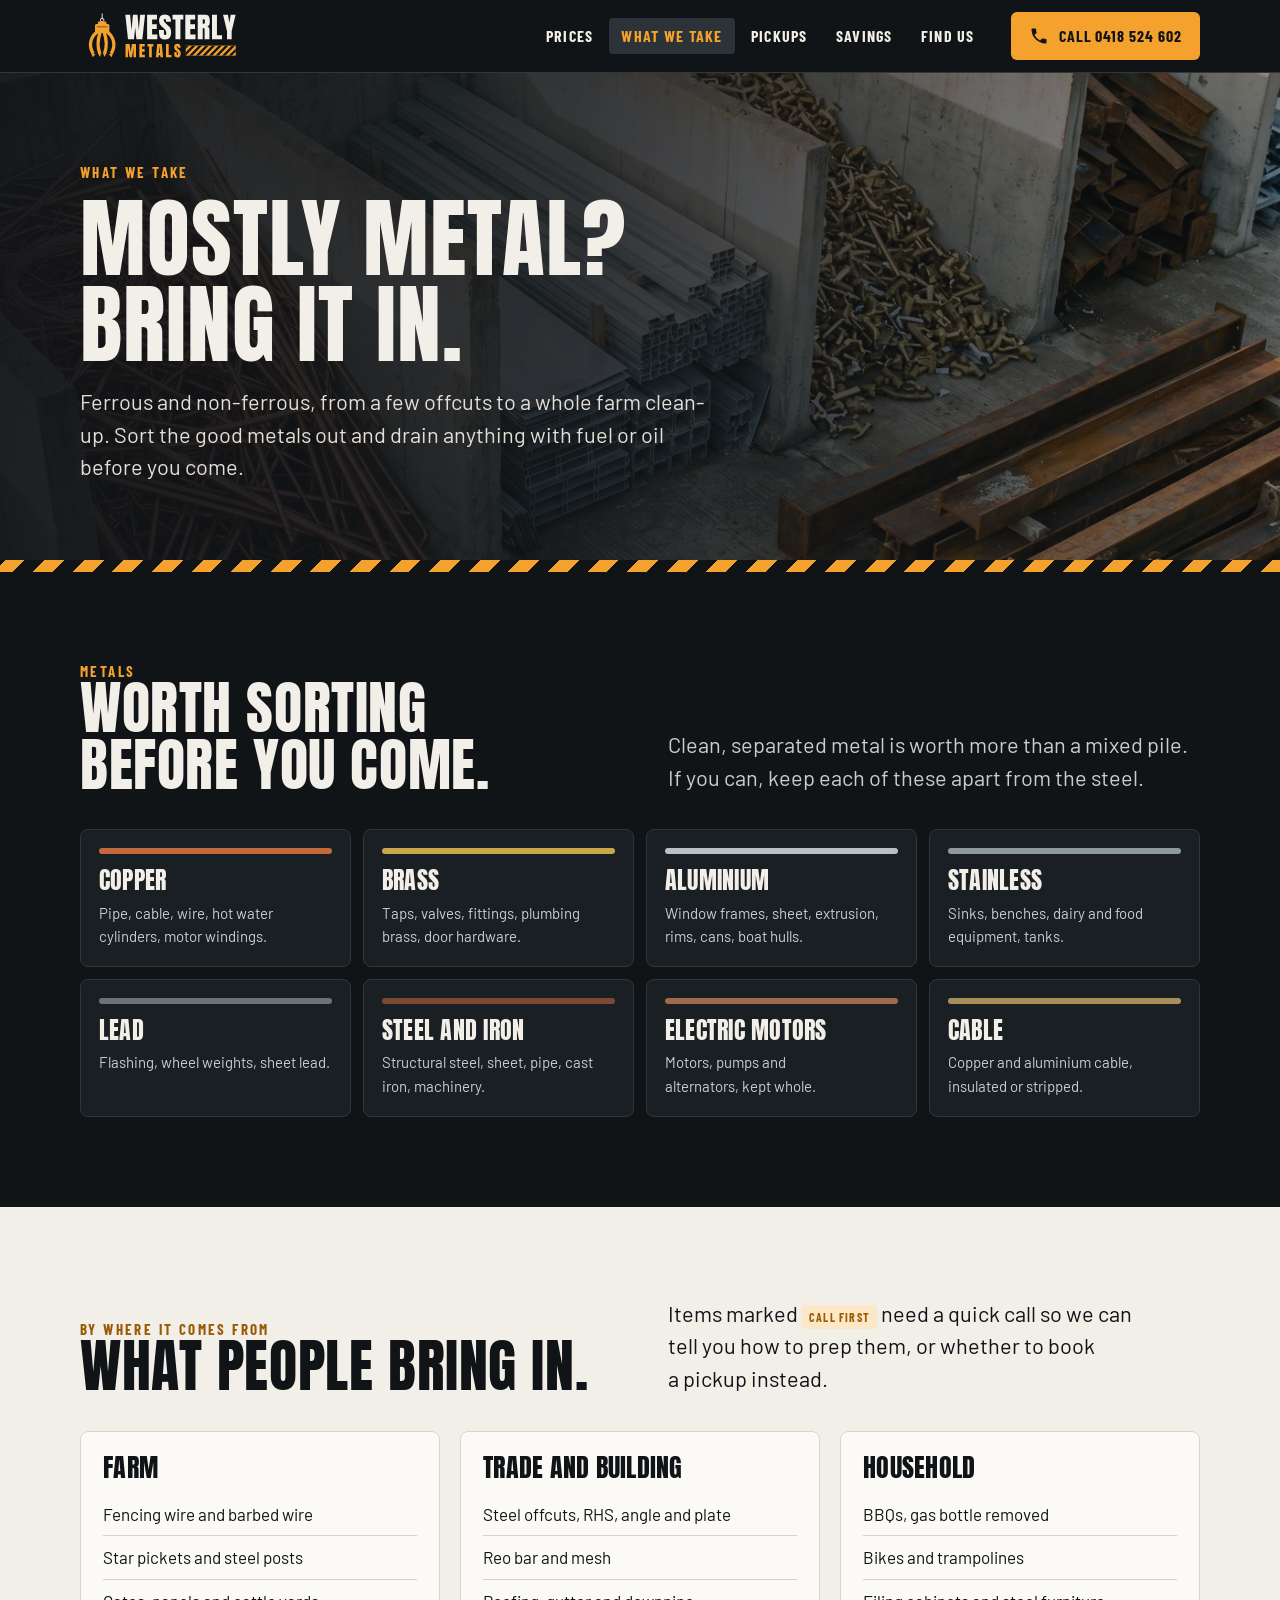
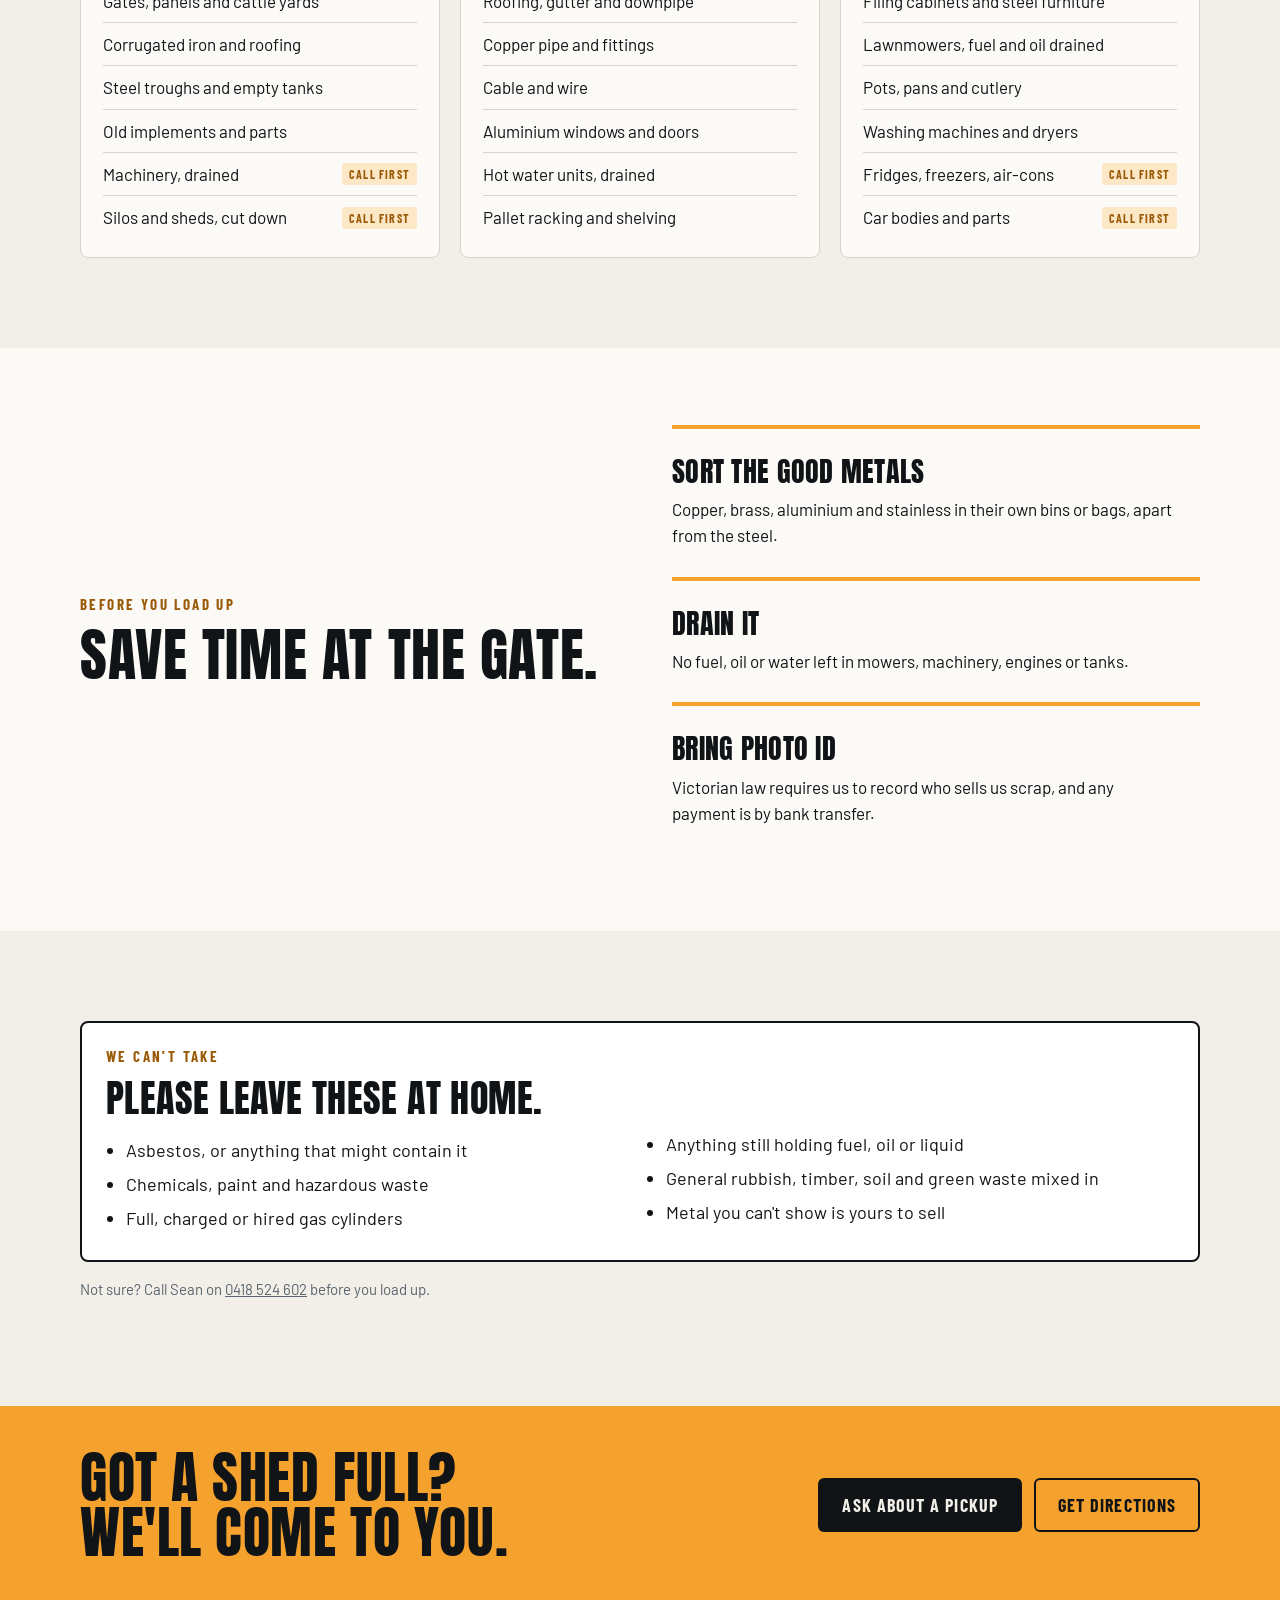
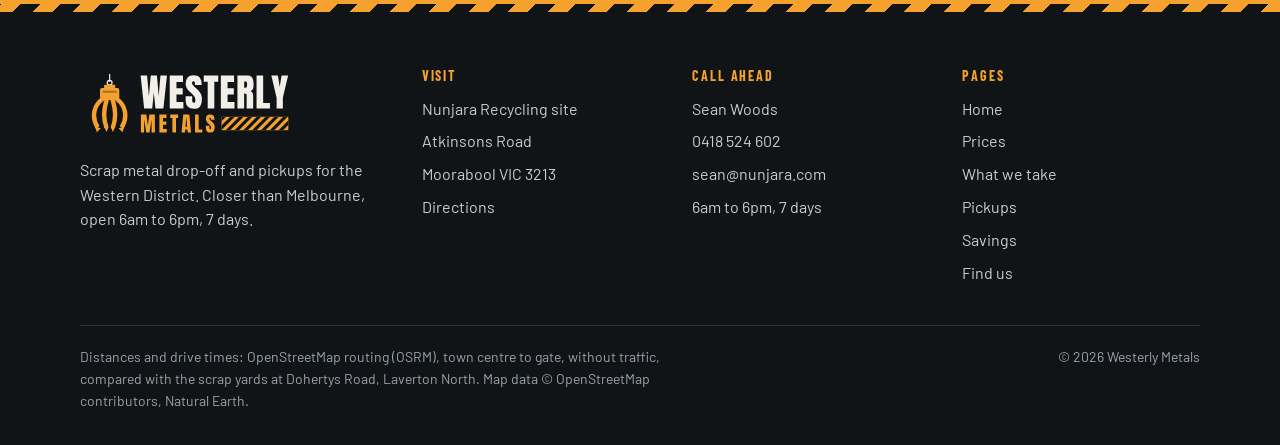
<file: what-we-take.html>
<!doctype html>
<html lang="en-AU">
<head>
<meta charset="utf-8">
<meta name="viewport" content="width=device-width, initial-scale=1">
<title>What we take | Westerly Metals, Moorabool</title>
<meta name="description" content="Farm scrap, trade offcuts, household metal and sorted metals. What to bring to Westerly Metals at Moorabool, what to call about first, and what we can't take.">
<link rel="canonical" href="https://rdodeployme.github.io/westerly-metals/what-we-take.html">
<meta name="theme-color" content="#111417">
<meta property="og:type" content="website"><meta property="og:site_name" content="Westerly Metals">
<meta property="og:title" content="What we take | Westerly Metals, Moorabool"><meta property="og:description" content="Farm scrap, trade offcuts, household metal and sorted metals. What to bring to Westerly Metals at Moorabool, what to call about first, and what we can't take.">
<meta property="og:url" content="https://rdodeployme.github.io/westerly-metals/what-we-take.html"><meta property="og:image" content="https://rdodeployme.github.io/westerly-metals/og.jpg">
<meta name="twitter:card" content="summary_large_image">
<link rel="icon" type="image/svg+xml" href="assets/brand/icon.svg">
<link rel="icon" type="image/png" sizes="32x32" href="assets/brand/favicon-32.png">
<link rel="apple-touch-icon" href="assets/brand/apple-touch-icon.png">
<link rel="preload" href="assets/fonts/anton-400.woff2" as="font" type="font/woff2" crossorigin>
<link rel="stylesheet" href="assets/css/main.css?v=a2055a43">
<script type="application/ld+json">{"@context": "https://schema.org", "@type": "RecyclingCenter", "name": "Westerly Metals", "description": "Scrap metal drop-off and pickups for the Western District of Victoria.", "url": "https://rdodeployme.github.io/westerly-metals/", "telephone": "+61418524602", "email": "sean@nunjara.com", "address": {"@type": "PostalAddress", "streetAddress": "Atkinsons Road", "addressLocality": "Moorabool", "addressRegion": "VIC", "postalCode": "3213", "addressCountry": "AU"}, "geo": {"@type": "GeoCoordinates", "latitude": -38.0322, "longitude": 144.2577}, "openingHoursSpecification": [{"@type": "OpeningHoursSpecification", "dayOfWeek": ["Monday", "Tuesday", "Wednesday", "Thursday", "Friday", "Saturday", "Sunday"], "opens": "06:00", "closes": "18:00"}], "areaServed": "Western District, Victoria", "image": "https://rdodeployme.github.io/westerly-metals/og.jpg"}</script>
</head>
<body>
<a class="sr" href="#main">Skip to content</a>
<header class="top"><div class="wrap">
  <a class="brand" href="./" aria-label="Westerly Metals home"><img src="assets/brand/logo-dark.svg" alt="Westerly Metals" width="234" height="60"></a>
  <nav class="nav" id="nav" aria-label="Main"><a class="m-only" href="./">Home</a><a href="prices.html">Prices</a><a href="what-we-take.html" aria-current=page>What we take</a><a href="pickups.html">Pickups</a><a href="savings.html">Savings</a><a href="find-us.html">Find us</a><div class="nav-extra"><a class="btn btn-amber" href="tel:0418524602"><svg viewBox="0 0 24 24" aria-hidden="true"><path fill="currentColor" d="M6.6 10.8a15.1 15.1 0 0 0 6.6 6.6l2.2-2.2a1 1 0 0 1 1-.25 11.4 11.4 0 0 0 3.6.57 1 1 0 0 1 1 1V20a1 1 0 0 1-1 1A17 17 0 0 1 3 4a1 1 0 0 1 1-1h3.5a1 1 0 0 1 1 1c0 1.25.2 2.45.57 3.6a1 1 0 0 1-.25 1z"/></svg>Call Sean 0418 524 602</a><span class="status" data-status><i></i><span>Open 6am to 6pm, 7 days</span></span><p>Atkinsons Road, Moorabool</p></div></nav>
  <button class="menu-btn" type="button" aria-expanded="false" aria-controls="nav">Menu</button>
  <div class="top-call"><a class="btn btn-amber" href="tel:0418524602"><svg viewBox="0 0 24 24" aria-hidden="true"><path fill="currentColor" d="M6.6 10.8a15.1 15.1 0 0 0 6.6 6.6l2.2-2.2a1 1 0 0 1 1-.25 11.4 11.4 0 0 0 3.6.57 1 1 0 0 1 1 1V20a1 1 0 0 1-1 1A17 17 0 0 1 3 4a1 1 0 0 1 1-1h3.5a1 1 0 0 1 1 1c0 1.25.2 2.45.57 3.6a1 1 0 0 1-.25 1z"/></svg><span>Call<span class="long"> 0418 524 602</span></span></a></div>
</div></header>
<main id="main">
<section class="phead">
  <div class="phead-img"><img src="assets/img/sorted-bays.webp" alt="" aria-hidden="true"></div>
  <div class="wrap">
    <p class="eyebrow on-dark">What we take</p>
    <h1><span class="nw">Mostly metal?</span> <span class="nw">Bring it in.</span></h1>
    <p class="lead">Ferrous and non-ferrous, from a few offcuts to a whole farm clean-up. Sort the good metals out and drain anything with fuel or oil before you come.</p>
  </div>
</section>
<div class="hazard"></div>

<section class="sec dark" id="metals">
  <div class="wrap">
    <div class="sec-head">
      <div>
        <p class="eyebrow">Metals</p>
        <h2>Worth sorting before you come.</h2>
      </div>
      <p class="lead" style="color:#C9CDD0">Clean, separated metal is worth more than a mixed pile. If you can, keep each of these apart from the steel.</p>
    </div>
    <div class="metals">
      <div class="metal"><div class="sw" style="background:#C46A3A"></div><h3>Copper</h3><p>Pipe, cable, wire, hot water cylinders, motor windings.</p></div>
      <div class="metal"><div class="sw" style="background:#C9A84A"></div><h3>Brass</h3><p>Taps, valves, fittings, plumbing brass, door hardware.</p></div>
      <div class="metal"><div class="sw" style="background:#B8C0C6"></div><h3>Aluminium</h3><p>Window frames, sheet, extrusion, rims, cans, boat hulls.</p></div>
      <div class="metal"><div class="sw" style="background:#8E989F"></div><h3>Stainless</h3><p>Sinks, benches, dairy and food equipment, tanks.</p></div>
      <div class="metal"><div class="sw" style="background:#6C7378"></div><h3>Lead</h3><p>Flashing, wheel weights, sheet lead.</p></div>
      <div class="metal"><div class="sw" style="background:#7A4B32"></div><h3>Steel and iron</h3><p>Structural steel, sheet, pipe, cast iron, machinery.</p></div>
      <div class="metal"><div class="sw" style="background:#9C6B4E"></div><h3>Electric motors</h3><p>Motors, pumps and alternators, kept whole.</p></div>
      <div class="metal"><div class="sw" style="background:#A88F5A"></div><h3>Cable</h3><p>Copper and aluminium cable, insulated or stripped.</p></div>
    </div>
  </div>
</section>

<section class="sec">
  <div class="wrap">
    <div class="sec-head">
      <div>
        <p class="eyebrow">By where it comes from</p>
        <h2>What people bring in.</h2>
      </div>
      <p class="lead">Items marked <span class="tag call">Call first</span> need a quick call so we can tell you how to prep them, or whether to book a pickup instead.</p>
    </div>
    <div class="lists">
      <div class="list" id="farm"><h3>Farm</h3><ul>
        <li>Fencing wire and barbed wire</li>
        <li>Star pickets and steel posts</li>
        <li>Gates, panels and cattle yards</li>
        <li>Corrugated iron and roofing</li>
        <li>Steel troughs and empty tanks</li>
        <li>Old implements and parts</li>
        <li>Machinery, drained <span class="tag call">Call first</span></li>
        <li>Silos and sheds, cut down <span class="tag call">Call first</span></li>
      </ul></div>
      <div class="list" id="trade"><h3>Trade and building</h3><ul>
        <li>Steel offcuts, RHS, angle and plate</li>
        <li>Reo bar and mesh</li>
        <li>Roofing, gutter and downpipe</li>
        <li>Copper pipe and fittings</li>
        <li>Cable and wire</li>
        <li>Aluminium windows and doors</li>
        <li>Hot water units, drained</li>
        <li>Pallet racking and shelving</li>
      </ul></div>
      <div class="list" id="household"><h3>Household</h3><ul>
        <li>BBQs, gas bottle removed</li>
        <li>Bikes and trampolines</li>
        <li>Filing cabinets and steel furniture</li>
        <li>Lawnmowers, fuel and oil drained</li>
        <li>Pots, pans and cutlery</li>
        <li>Washing machines and dryers</li>
        <li>Fridges, freezers, air-cons <span class="tag call">Call first</span></li>
        <li>Car bodies and parts <span class="tag call">Call first</span></li>
      </ul></div>
    </div>
  </div>
</section>

<section class="sec tight paper">
  <div class="wrap split">
    <div>
      <p class="eyebrow">Before you load up</p>
      <h2>Save time at the gate.</h2>
    </div>
    <div class="steps" style="grid-template-columns:minmax(0,1fr)">
      <div class="step plain" style="padding-left:0"><h3>Sort the good metals</h3><p>Copper, brass, aluminium and stainless in their own bins or bags, apart from the steel.</p></div>
      <div class="step plain" style="padding-left:0"><h3>Drain it</h3><p>No fuel, oil or water left in mowers, machinery, engines or tanks.</p></div>
      <div class="step plain" style="padding-left:0"><h3>Bring photo ID</h3><p>Victorian law requires us to record who sells us scrap, and any payment is by bank transfer.</p></div>
    </div>
  </div>
</section>

<section class="sec">
  <div class="wrap">
    <div class="no">
      <p class="eyebrow">We can't take</p>
      <h3 style="font-size:clamp(28px,3vw,38px)">Please leave these at home.</h3>
      <ul>
        <li>Asbestos, or anything that might contain it</li>
        <li>Chemicals, paint and hazardous waste</li>
        <li>Full, charged or hired gas cylinders</li>
        <li>Anything still holding fuel, oil or liquid</li>
        <li>General rubbish, timber, soil and green waste mixed in</li>
        <li>Metal you can't show is yours to sell</li>
      </ul>
    </div>
    <p class="small" style="margin-top:16px">Not sure? Call Sean on <a href="tel:0418524602">0418&nbsp;524&nbsp;602</a> before you load up.</p>
  </div>
</section>

<section class="cta">
  <div class="wrap">
    <h2>Got a shed full? We'll come to you.</h2>
    <div class="btns"><a class="btn btn-ink" href="pickups.html">Ask about a pickup</a><a class="btn btn-line" href="find-us.html">Get directions</a></div>
  </div>
</section>
</main>
<div class="hazard thin"></div>
<footer class="foot"><div class="wrap">
  <div class="foot-grid">
    <div><img src="assets/brand/logo-dark.svg" alt="Westerly Metals" width="234" height="60"><p style="margin:0;max-width:34ch">Scrap metal drop-off and pickups for the Western District. Closer than Melbourne, open 6am to 6pm, 7&nbsp;days.</p></div>
    <div><h4>Visit</h4><ul><li class="nw">Nunjara Recycling site</li><li>Atkinsons Road</li><li>Moorabool VIC&nbsp;3213</li><li><a href="https://www.google.com/maps/dir/?api=1&destination=Atkinsons+Road%2C+Moorabool+VIC+3213" target="_blank" rel="noopener">Directions</a></li></ul></div>
    <div><h4>Call ahead</h4><ul><li>Sean Woods</li><li><a href="tel:0418524602">0418 524 602</a></li><li><a href="mailto:sean@nunjara.com">sean@nunjara.com</a></li><li>6am to 6pm, 7&nbsp;days</li></ul></div>
    <div><h4>Pages</h4><ul><li><a href="./">Home</a></li><li><a href="prices.html">Prices</a></li><li><a href="what-we-take.html">What we take</a></li><li><a href="pickups.html">Pickups</a></li><li><a href="savings.html">Savings</a></li><li><a href="find-us.html">Find us</a></li></ul></div>
  </div>
  <div class="legal"><p>Distances and drive times: OpenStreetMap routing (OSRM), town centre to gate, without traffic, compared with the scrap yards at Dohertys Road, Laverton North. Map data &copy; OpenStreetMap contributors, Natural Earth.</p><p>&copy; 2026 Westerly Metals</p></div>
</div></footer>
<div class="callbar"><a class="btn btn-amber" href="tel:0418524602"><svg viewBox="0 0 24 24" aria-hidden="true"><path fill="currentColor" d="M6.6 10.8a15.1 15.1 0 0 0 6.6 6.6l2.2-2.2a1 1 0 0 1 1-.25 11.4 11.4 0 0 0 3.6.57 1 1 0 0 1 1 1V20a1 1 0 0 1-1 1A17 17 0 0 1 3 4a1 1 0 0 1 1-1h3.5a1 1 0 0 1 1 1c0 1.25.2 2.45.57 3.6a1 1 0 0 1-.25 1z"/></svg>Call</a><a class="btn btn-line" style="color:#F2EFE9" href="https://www.google.com/maps/dir/?api=1&destination=Atkinsons+Road%2C+Moorabool+VIC+3213" target="_blank" rel="noopener"><svg viewBox="0 0 24 24" aria-hidden="true"><path fill="currentColor" d="M12 2a7 7 0 0 0-7 7c0 5.2 7 13 7 13s7-7.8 7-13a7 7 0 0 0-7-7zm0 9.5A2.5 2.5 0 1 1 12 6.5a2.5 2.5 0 0 1 0 5z"/></svg>Directions</a></div>
<script src="assets/js/main.js?v=a2055a43" defer></script>
</body>
</html>
</file>
<file: assets/css/main.css>
/* Westerly Metals: scrap metal drop-off, Moorabool. */
@font-face{font-family:"Anton";src:url(../fonts/anton-400.woff2) format("woff2");font-weight:400;font-style:normal;font-display:swap}
@font-face{font-family:"Barlow Condensed";src:url(../fonts/barlowcond-600.woff2) format("woff2");font-weight:600;font-style:normal;font-display:swap}
@font-face{font-family:"Barlow Condensed";src:url(../fonts/barlowcond-700.woff2) format("woff2");font-weight:700;font-style:normal;font-display:swap}
@font-face{font-family:"Barlow";src:url(../fonts/barlow-400.woff2) format("woff2");font-weight:400;font-style:normal;font-display:swap}
@font-face{font-family:"Barlow";src:url(../fonts/barlow-500.woff2) format("woff2");font-weight:500;font-style:normal;font-display:swap}
@font-face{font-family:"Barlow";src:url(../fonts/barlow-600.woff2) format("woff2");font-weight:600;font-style:normal;font-display:swap}
@font-face{font-family:"Barlow";src:url(../fonts/barlow-700.woff2) format("woff2");font-weight:700;font-style:normal;font-display:swap}

:root{
  --ink:#111417; --ink-2:#1A1F23; --steel:#2C3338; --steel-2:#3B444B; --muted:#5B656E; --mist:#9AA3AA;
  --bone:#F2EFE9; --paper:#FBFAF7; --line:#D9D4CA; --line-dark:#2F373D;
  --amber:#F4A12E; --amber-deep:#9A5A06; --amber-soft:#FCE7C6;
  --ok:#3DBE6A;
  --display:"Anton","Impact","Arial Narrow Bold",sans-serif;
  --cond:"Barlow Condensed","Arial Narrow",sans-serif;
  --body:"Barlow",system-ui,-apple-system,"Segoe UI",sans-serif;
  --wrap:1200px; --gut:clamp(16px,4vw,40px);
  --r:6px;
}
*{box-sizing:border-box}
html{-webkit-text-size-adjust:100%;scroll-behavior:smooth}
@media (prefers-reduced-motion:reduce){html{scroll-behavior:auto}*{transition:none!important;animation:none!important}}
body{margin:0;background:var(--bone);color:var(--ink);font:400 18px/1.55 var(--body);overflow-x:hidden}
img{max-width:100%;display:block;height:auto}
a{color:inherit}
:focus-visible{outline:3px solid var(--amber);outline-offset:3px}

/* line-break rules (clean-line-breaks) */
h1,h2,h3,h4,.display,[class*="title"]{text-wrap:balance;hyphens:manual}
p,li,figcaption,blockquote,dd,td{text-wrap:pretty}
button,.btn,[role=button],.chip,.pill,.tag,.badge,nav a{white-space:nowrap}
.nw{white-space:nowrap}
p{max-width:68ch}

.wrap{max-width:var(--wrap);margin:0 auto;padding:0 var(--gut)}
.sr{position:absolute;width:1px;height:1px;overflow:hidden;clip:rect(0 0 0 0);white-space:nowrap}
[hidden]{display:none!important}

h1,h2,h3{font-family:var(--display);font-weight:400;text-transform:uppercase;letter-spacing:.01em;line-height:.98;margin:0}
h1{font-size:clamp(40px,8.4vw,112px);max-width:14ch}
[id]{scroll-margin-top:88px}
h2.h-wide{max-width:24ch}
h2{font-size:clamp(34px,5vw,64px);max-width:18ch}
h3{font-size:clamp(24px,2.4vw,30px);line-height:1.05}
.eyebrow{font:700 15px/1.2 var(--cond);letter-spacing:.16em;text-transform:uppercase;color:var(--amber-deep);margin:0 0 14px}
.dark .eyebrow,.eyebrow.on-dark{color:var(--amber)}
.lead{font-size:clamp(19px,1.7vw,22px);line-height:1.5;max-width:58ch}
.small{font-size:15px;color:var(--muted)}
.dark .small{color:var(--mist)}

/* buttons */
.btn{display:inline-flex;align-items:center;gap:10px;font:700 18px/1 var(--cond);letter-spacing:.06em;text-transform:uppercase;
  padding:16px 22px;border-radius:var(--r);text-decoration:none;border:2px solid transparent;cursor:pointer;transition:transform .15s,background .15s}
.btn:hover{transform:translateY(-1px)}
.btn-amber{background:var(--amber);color:var(--ink)}
.btn-amber:hover{background:#FFB547}
.btn-line{border-color:currentColor;color:inherit;background:transparent}
.btn-ink{background:var(--ink);color:var(--bone)}
.btn svg{width:20px;height:20px;flex:none}
.btns{display:flex;flex-wrap:wrap;gap:12px}

/* hazard stripe */
.hazard{height:12px;background:repeating-linear-gradient(-45deg,var(--amber) 0 14px,var(--ink) 14px 28px)}
.hazard.thin{height:8px}

/* header */
.top{position:sticky;top:0;z-index:50;background:var(--ink);color:var(--bone);border-bottom:1px solid var(--line-dark)}
.top .wrap{display:flex;align-items:center;gap:24px;min-height:72px}
.brand{display:flex;align-items:center;flex:none}
.brand img{height:54px;width:auto}
.nav{display:flex;gap:4px;margin-left:auto}
.nav a{font:700 16px/1 var(--cond);letter-spacing:.08em;text-transform:uppercase;text-decoration:none;padding:10px 12px;border-radius:4px;color:var(--bone)}
.nav a:hover,.nav a[aria-current=page]{background:var(--steel);color:var(--amber)}
.top-call{flex:none}
.top-call .btn{padding:12px 16px;font-size:16px}
.menu-btn{display:none;margin-left:auto;background:none;border:2px solid var(--steel-2);color:var(--bone);border-radius:4px;padding:8px 12px;font:700 15px/1 var(--cond);letter-spacing:.1em;text-transform:uppercase;cursor:pointer}
@media (max-width:1060px){
  .nav{display:none;position:absolute;left:0;right:0;top:100%;flex-direction:column;background:var(--ink);padding:8px var(--gut) 18px;border-bottom:1px solid var(--line-dark)}
  .nav.open{display:flex}
  .nav a{padding:14px 8px;font-size:18px}
  .menu-btn{display:inline-block}
  .top-call{margin-left:8px}
}
@media (max-width:560px){
  .brand img{height:38px}
  .top-call .long{display:none}
  .top-call .btn{padding:11px 12px}
}

/* open-now pill */
.status{display:inline-flex;align-items:center;gap:8px;font:700 15px/1 var(--cond);letter-spacing:.1em;text-transform:uppercase;
  background:rgba(17,20,23,.72);color:var(--bone);border:1px solid var(--steel-2);padding:9px 12px;border-radius:99px}
.status i{width:9px;height:9px;border-radius:50%;background:var(--mist);flex:none}
.status.is-open i{background:var(--ok);box-shadow:0 0 0 4px rgba(61,190,106,.22)}

/* hero */
.hero{position:relative;background:var(--ink);color:var(--bone);overflow:hidden}
.hero-media{position:absolute;inset:0}
.hero-media img{width:100%;height:100%;object-fit:cover;object-position:62% 60%}
.hero-media::after{content:"";position:absolute;inset:0;background:linear-gradient(90deg,rgba(17,20,23,.94) 0%,rgba(17,20,23,.82) 34%,rgba(17,20,23,.25) 70%,rgba(17,20,23,.05) 100%)}
.hero .wrap{position:relative;padding-top:clamp(56px,9vw,120px);padding-bottom:clamp(56px,8vw,110px)}
.hero h1{margin:18px 0 22px}
.hero .lead{color:#E3DFD7;margin:0 0 30px}
.hero .lead strong{color:var(--bone)}
.hero .btns{margin-bottom:28px}
.hero-facts{display:flex;flex-wrap:wrap;gap:10px 22px;font:600 17px/1.3 var(--cond);letter-spacing:.06em;text-transform:uppercase;color:#E3DFD7}
.hero-facts span{display:inline-flex;align-items:center;gap:8px}
.hero-facts b{color:var(--amber);font-weight:700}
@media (max-width:760px){
  .hero-media{position:relative;height:56vw;min-height:220px}
  .hero-media img{object-position:55% 60%}
  .hero-media::after{background:linear-gradient(180deg,rgba(17,20,23,0) 40%,rgba(17,20,23,1) 100%)}
  .hero .wrap{padding-top:8px}
}

/* sections */
.sec{padding:clamp(64px,9vw,120px) 0}
.sec.tight{padding:clamp(48px,6vw,80px) 0}
.dark{background:var(--ink);color:var(--bone)}
.steel{background:var(--steel);color:var(--bone)}
.paper{background:var(--paper)}
.sec-head{display:grid;grid-template-columns:minmax(0,1fr) minmax(0,1fr);gap:24px 56px;align-items:end;margin-bottom:clamp(32px,4vw,56px)}
.sec-head p{margin:0}
@media (max-width:860px){.sec-head{grid-template-columns:minmax(0,1fr)}}

/* big numbers */
.stats{display:grid;grid-template-columns:repeat(4,minmax(0,1fr));gap:0;border-top:1px solid var(--line-dark)}
.stat{padding:30px 24px 30px 0;border-right:1px solid var(--line-dark)}
.stat:last-child{border-right:0}
.stat + .stat{padding-left:24px}
.stat .num{font:400 clamp(64px,8vw,120px)/.9 var(--display);color:var(--amber);letter-spacing:.005em}
.stat .num small{font-size:.42em;margin-left:4px;color:var(--bone)}
.stat .cap{font:700 17px/1.25 var(--cond);letter-spacing:.06em;text-transform:uppercase;margin-top:14px;color:var(--bone)}
.stat .note{font-size:15px;color:var(--mist);margin-top:8px;max-width:30ch}
@media (max-width:900px){.stats{grid-template-columns:repeat(2,minmax(0,1fr))}.stat:nth-child(2){border-right:0}.stat:nth-child(n+3){border-top:1px solid var(--line-dark)}.stat:nth-child(3){padding-left:0}}
@media (max-width:480px){.stats{grid-template-columns:minmax(0,1fr)}.stat,.stat + .stat{border-right:0;padding-left:0;border-top:1px solid var(--line-dark)}.stat:first-child{border-top:0}}

/* hours chart */
.hours{background:var(--ink-2);border:1px solid var(--line-dark);border-radius:10px;padding:26px clamp(16px,3vw,32px) 22px}
.hours-legend{display:flex;flex-wrap:wrap;gap:10px 24px;margin-bottom:18px;font:600 16px/1.2 var(--cond);letter-spacing:.06em;text-transform:uppercase}
.hours-legend span{display:inline-flex;align-items:center;gap:10px}
.hours-legend i{width:26px;height:12px;border-radius:2px;display:inline-block}
.k-us{background:var(--amber)} .k-them{background:var(--steel-2)}
.hgrid{display:grid;grid-template-columns:52px minmax(0,1fr);row-gap:10px;align-items:center}
.hday{font:700 16px/1 var(--cond);letter-spacing:.08em;text-transform:uppercase;color:var(--mist)}
.htrack{position:relative;height:42px;background:repeating-linear-gradient(90deg,transparent 0 calc(100%/16 - 1px),rgba(255,255,255,.06) calc(100%/16 - 1px) calc(100%/16));border-radius:3px}
.hbar{position:absolute;height:18px;border-radius:2px}
.hbar.us{top:2px;background:var(--amber)}
.hbar.them{bottom:2px;background:var(--steel-2)}
.hbar.us.we::after{content:"";}
.haxis{grid-column:2;position:relative;height:22px;font:600 14px/1 var(--cond);letter-spacing:.06em;color:var(--mist);text-transform:uppercase}
.haxis span{position:absolute;top:6px;transform:translateX(-50%)}
.hours-sum{display:flex;flex-wrap:wrap;gap:8px 28px;margin-top:20px;padding-top:18px;border-top:1px solid var(--line-dark);font:600 17px/1.3 var(--cond);letter-spacing:.04em;text-transform:uppercase}
.hours-sum b{font:400 34px/1 var(--display);color:var(--amber);margin-right:6px;letter-spacing:.01em}
.hours-sum .them b{color:var(--mist)}

/* split layout */
.split{display:grid;grid-template-columns:minmax(0,1fr) minmax(0,1fr);gap:clamp(32px,5vw,72px);align-items:center}
.split.wide-l{grid-template-columns:minmax(0,1.15fr) minmax(0,.85fr)}
.split img{border-radius:8px;width:100%}
.split.stretch{align-items:stretch}
.split img.fill{height:100%;min-height:420px;object-fit:cover;object-position:50% 70%}
@media (max-width:860px){.split img.fill{height:auto;min-height:0;aspect-ratio:16/10}}
@media (max-width:860px){.split,.split.wide-l{grid-template-columns:minmax(0,1fr)}}

/* cards */
.cards{display:grid;grid-template-columns:repeat(4,minmax(0,1fr));gap:20px}
.cards.three{grid-template-columns:repeat(3,minmax(0,1fr))}
@media (max-width:1000px){.cards,.cards.three{grid-template-columns:repeat(2,minmax(0,1fr))}}
@media (max-width:560px){.cards,.cards.three{grid-template-columns:minmax(0,1fr)}}
.card{background:var(--paper);border:1px solid var(--line);border-radius:8px;overflow:hidden;display:flex;flex-direction:column}
.card img{aspect-ratio:4/3;object-fit:cover;width:100%}
.card .body{padding:20px 20px 22px;display:flex;flex-direction:column;gap:10px;flex:1}
.card h3{font-size:26px}
.card p{margin:0;font-size:17px;color:#3A4249}
.card .more{margin-top:auto;font:700 15px/1 var(--cond);letter-spacing:.1em;text-transform:uppercase;color:var(--amber-deep);text-decoration:none}
.dark .card{background:var(--ink-2);border-color:var(--line-dark)}
.dark .card p{color:#C9CDD0}

/* steps */
.steps{display:grid;grid-template-columns:repeat(4,minmax(0,1fr));gap:0;counter-reset:s}
.step{padding:28px 24px 28px 0;border-top:4px solid var(--amber)}
.step + .step{padding-left:24px}
.step .n{font:400 56px/1 var(--display);color:var(--amber);display:block;margin-bottom:12px}
.step h3{font-size:28px;margin-bottom:10px}
.step p{margin:0;font-size:17px}
.dark .step p{color:#C9CDD0}
@media (max-width:900px){.steps{grid-template-columns:repeat(2,minmax(0,1fr));gap:0 24px}.step + .step{padding-left:0}}
@media (max-width:520px){.steps{grid-template-columns:minmax(0,1fr)}}

/* town quick check */
.quick{background:var(--paper);border:1px solid var(--line);border-radius:10px;padding:clamp(20px,3vw,34px)}
.quick label{display:block;font:700 15px/1 var(--cond);letter-spacing:.12em;text-transform:uppercase;color:var(--muted);margin-bottom:10px}
select,input[type=number],input[type=text],input[type=tel],input[type=email],textarea{
  width:100%;font:500 19px/1.3 var(--body);color:var(--ink);background:#fff;border:2px solid var(--line);border-radius:var(--r);padding:13px 14px;min-width:0}
select:focus,input:focus,textarea:focus{border-color:var(--amber);outline:none}
.compare{display:grid;grid-template-columns:minmax(0,1fr) minmax(0,1fr);gap:14px;margin:22px 0 18px}
.leg{border-radius:8px;padding:16px 18px;border:1px solid var(--line)}
.leg .who{font:700 14px/1.2 var(--cond);letter-spacing:.12em;text-transform:uppercase;color:var(--muted)}
.leg .km{font:400 clamp(40px,5vw,60px)/1 var(--display);margin-top:6px}
.leg .km small{font-size:.45em;margin-left:3px}
.leg .t{font-size:15px;color:var(--muted);margin-top:4px}
.leg.us{background:var(--ink);color:var(--bone);border-color:var(--ink)}
.leg.us .who{color:var(--amber)} .leg.us .t{color:var(--mist)} .leg.us .km{color:var(--amber)}
.saving-line{font:600 clamp(20px,2vw,24px)/1.35 var(--cond);letter-spacing:.02em;margin:0}
.saving-line b{color:var(--amber-deep)}
@media (max-width:420px){.compare{grid-template-columns:minmax(0,1fr)}}

/* calculator */
.calc{display:grid;grid-template-columns:minmax(0,.9fr) minmax(0,1.1fr);gap:clamp(20px,3vw,40px);align-items:start}
@media (max-width:900px){.calc{grid-template-columns:minmax(0,1fr)}}
.calc-in{background:var(--paper);border:1px solid var(--line);border-radius:10px;padding:clamp(20px,3vw,32px);display:grid;gap:20px}
.field label{display:block;font:700 15px/1.2 var(--cond);letter-spacing:.12em;text-transform:uppercase;color:var(--muted);margin-bottom:8px}
.field .hint{font-size:14px;color:var(--muted);margin-top:6px}
.row2{display:grid;grid-template-columns:minmax(0,1fr) minmax(0,1fr);gap:16px}
@media (max-width:420px){.row2{grid-template-columns:minmax(0,1fr)}}
.row3{display:grid;grid-template-columns:repeat(3,minmax(0,1fr));gap:12px}
.row3 .field label{white-space:nowrap}
.row3 input{padding:12px 10px}
.seg{display:flex;flex-wrap:wrap;gap:8px}
.seg button{font:700 15px/1 var(--cond);letter-spacing:.08em;text-transform:uppercase;padding:12px 14px;border-radius:var(--r);border:2px solid var(--line);background:#fff;color:var(--ink);cursor:pointer}
.seg button[aria-pressed=true]{background:var(--ink);color:var(--amber);border-color:var(--ink)}
.range-row{display:flex;align-items:center;gap:14px}
.range-row input[type=range]{flex:1;accent-color:var(--amber);min-width:0}
.range-row output{font:400 34px/1 var(--display);min-width:2.2ch;text-align:right}
.calc-out{background:var(--ink);color:var(--bone);border-radius:10px;padding:clamp(22px,3vw,36px);position:sticky;top:96px}
.calc-out .eyebrow{color:var(--amber)}
.yr{font:400 clamp(72px,10vw,132px)/.9 var(--display);color:var(--amber);margin:6px 0 4px;letter-spacing:.005em}
.yr-cap{font:700 18px/1.3 var(--cond);letter-spacing:.08em;text-transform:uppercase}
.equiv{display:grid;grid-template-columns:repeat(3,minmax(0,1fr));gap:12px;margin:26px 0}
.equiv div{border-top:2px solid var(--steel-2);padding-top:12px}
.equiv b{display:block;font:400 clamp(30px,3.4vw,42px)/1 var(--display);color:var(--bone)}
.equiv span{display:block;font:600 15px/1.25 var(--cond);letter-spacing:.06em;text-transform:uppercase;color:var(--mist);margin-top:6px}
@media (max-width:480px){.equiv{grid-template-columns:minmax(0,1fr)}}
.per-trip{width:100%;border-collapse:collapse;font-size:16px}
.per-trip th,.per-trip td{text-align:left;padding:9px 0;border-bottom:1px solid var(--line-dark)}
.per-trip td{text-align:right;font-weight:600}
.per-trip th{font-weight:500;color:#C9CDD0}
.calc-out .small{margin-top:16px}
.mini-total{display:none;margin:0;font:700 20px/1.2 var(--cond);letter-spacing:.04em;text-transform:uppercase;background:var(--ink);color:var(--bone);border-radius:8px;padding:14px 16px}
.mini-total b{color:var(--amber);font:400 30px/1 var(--display);margin:0 4px}
@media (max-width:900px){.calc-out{position:static}}

/* towns table */
.tbl-wrap{overflow-x:auto;border:1px solid var(--line);border-radius:10px;background:var(--paper)}
table.towns{width:100%;border-collapse:collapse;font-size:17px;min-width:560px}
.towns th{font:700 14px/1.2 var(--cond);letter-spacing:.1em;text-transform:uppercase;color:var(--muted);text-align:right;padding:14px 16px;border-bottom:2px solid var(--line);white-space:nowrap}
.towns th:first-child,.towns td:first-child{text-align:left}
.towns td{padding:11px 16px;border-bottom:1px solid var(--line);text-align:right;white-space:nowrap}
.towns tr:last-child td{border-bottom:0}
.towns td.save{font-weight:700;color:var(--amber-deep)}
.towns tbody tr:hover{background:#fff}

/* region map */
.region{background:var(--ink-2);border:1px solid var(--line-dark);border-radius:10px;padding:10px}
.region svg{width:100%;height:auto;display:block}

/* lists */
.lists{display:grid;grid-template-columns:repeat(3,minmax(0,1fr));gap:20px}
@media (max-width:960px){.lists{grid-template-columns:repeat(2,minmax(0,1fr))}}
@media (max-width:600px){.lists{grid-template-columns:minmax(0,1fr)}}
.list{background:var(--paper);border:1px solid var(--line);border-radius:8px;padding:22px 22px 18px}
.list h3{font-size:26px;margin-bottom:12px}
.list ul{list-style:none;margin:0;padding:0}
.list li{padding:8px 0;border-top:1px solid var(--line);font-size:17px;display:flex;justify-content:space-between;gap:12px}
.list li:first-child{border-top:0}
.tag{font:700 12px/1 var(--cond);letter-spacing:.1em;text-transform:uppercase;padding:5px 7px;border-radius:3px;align-self:center;flex:none}
.tag.call{background:var(--amber-soft);color:var(--amber-deep)}
.tag.worth{background:var(--ink);color:var(--amber)}
.metals{display:grid;grid-template-columns:repeat(4,minmax(0,1fr));gap:12px}
@media (max-width:900px){.metals{grid-template-columns:repeat(2,minmax(0,1fr))}}
@media (max-width:480px){.metals{grid-template-columns:minmax(0,1fr)}}
.metal{border-radius:8px;padding:18px;background:var(--ink-2);border:1px solid var(--line-dark)}
.metal h3{font-size:24px;color:var(--bone)}
.metal p{margin:8px 0 0;font-size:15px;color:#C9CDD0}
.metal .sw{height:6px;border-radius:3px;margin-bottom:14px}
.no{background:#fff;border:2px solid var(--ink);border-radius:8px;padding:24px}
.no ul{columns:2;column-gap:32px;margin:12px 0 0;padding-left:20px}
.no li{margin:6px 0;break-inside:avoid}
@media (max-width:600px){.no ul{columns:1}}

/* faq */
.faq{border-top:1px solid var(--line)}
.faq details{border-bottom:1px solid var(--line)}
.faq summary{list-style:none;cursor:pointer;padding:20px 40px 20px 0;position:relative;font:600 21px/1.3 var(--cond);letter-spacing:.01em;white-space:normal}
.faq summary::-webkit-details-marker{display:none}
.faq summary::after{content:"+";position:absolute;right:4px;top:14px;font:400 32px/1 var(--display);color:var(--amber-deep)}
.faq details[open] summary::after{content:"\2013"}
.faq .a{padding:0 0 22px;max-width:70ch}
.faq .a p{margin:0 0 10px}

/* find us */
.find{display:grid;grid-template-columns:minmax(0,.85fr) minmax(0,1.15fr);gap:clamp(24px,4vw,48px);align-items:stretch}
@media (max-width:860px){.find{grid-template-columns:minmax(0,1fr)}}
.map{border-radius:10px;overflow:hidden;border:1px solid var(--line-dark);min-height:380px;background:var(--steel)}
.map iframe{width:100%;height:100%;min-height:380px;border:0;display:block}
.info dl{margin:0;display:grid;gap:18px}
.info dt{font:700 14px/1.2 var(--cond);letter-spacing:.14em;text-transform:uppercase;color:var(--amber)}
.info dd{margin:4px 0 0;font-size:20px;line-height:1.4}
.info dd a{text-decoration:none;border-bottom:2px solid var(--amber)}
.light-info dt{color:var(--amber-deep)}

/* form */
form.enq{display:grid;gap:16px;background:var(--paper);border:1px solid var(--line);border-radius:10px;padding:clamp(20px,3vw,32px)}
form.enq label{display:block;font:700 15px/1.2 var(--cond);letter-spacing:.12em;text-transform:uppercase;color:var(--muted);margin-bottom:8px}
textarea{min-height:120px;resize:vertical}
.form-note{font-size:15px;color:var(--muted);margin:0}

/* page header (inner pages) */
.phead{background:var(--ink);color:var(--bone);position:relative;overflow:hidden}
.phead .wrap{position:relative;padding-top:clamp(48px,7vw,96px);padding-bottom:clamp(40px,6vw,80px)}
.phead h1{font-size:clamp(44px,7vw,96px);max-width:14ch;margin:12px 0 18px}
.phead .lead{color:#E3DFD7;margin:0}
.phead-img{position:absolute;inset:0}
.phead-img img{width:100%;height:100%;object-fit:cover}
.phead-img::after{content:"";position:absolute;inset:0;background:linear-gradient(90deg,rgba(17,20,23,.95) 0%,rgba(17,20,23,.85) 45%,rgba(17,20,23,.45) 100%)}
@media (max-width:760px){.phead-img::after{background:rgba(17,20,23,.84)}}

/* cta band */
.cta{background:var(--amber);color:var(--ink)}
.cta .wrap{display:flex;flex-wrap:wrap;align-items:center;justify-content:space-between;gap:20px 40px;padding-top:44px;padding-bottom:44px}
.cta h2{font-size:clamp(32px,4.4vw,56px);max-width:20ch}
.cta .btn-ink:hover{background:var(--steel)}

/* footer */
.foot{background:var(--ink);color:#C9CDD0;padding:56px 0 34px;font-size:16px}
.foot-grid{display:grid;grid-template-columns:minmax(0,1.3fr) repeat(3,minmax(0,1fr));gap:32px}
@media (max-width:900px){.foot-grid{grid-template-columns:repeat(2,minmax(0,1fr))}}
@media (max-width:520px){.foot-grid{grid-template-columns:minmax(0,1fr)}}
.foot img{height:72px;width:auto;margin-bottom:18px}
.foot h4{font:700 14px/1.2 var(--cond);letter-spacing:.14em;text-transform:uppercase;color:var(--amber);margin:0 0 12px}
.foot ul{list-style:none;margin:0;padding:0;display:grid;gap:8px}
.foot a{text-decoration:none}
.foot a:hover{color:var(--amber)}
.foot .legal{border-top:1px solid var(--line-dark);margin-top:40px;padding-top:20px;font-size:14px;color:var(--mist);display:flex;flex-wrap:wrap;gap:8px 24px;justify-content:space-between}
.foot .legal p{max-width:80ch;margin:0}

/* mobile call bar */
.callbar{display:none}
@media (max-width:640px){
  .callbar{display:grid;grid-template-columns:1fr 1fr;position:fixed;left:0;right:0;bottom:0;z-index:60;background:var(--ink);border-top:1px solid var(--line-dark);padding:10px 12px calc(10px + env(safe-area-inset-bottom));gap:10px}
  .callbar .btn{justify-content:center;padding:14px 10px;font-size:16px}
  .foot{padding-bottom:calc(34px + 76px + env(safe-area-inset-bottom))}
}

/* ---------- defaults for parts that only show on phones ---------- */
.m-only,.nav-extra,.map-mob,.tbl .sh,.towns .sh,.stats-foot{display:none}
.map{position:relative}
.map-open{display:none}
.nav-backdrop{display:none}
input[type=range]{-webkit-appearance:none;appearance:none;height:44px;background:transparent;cursor:pointer}
input[type=range]::-webkit-slider-runnable-track{height:8px;border-radius:4px;background:var(--steel-2)}
input[type=range]::-moz-range-track{height:8px;border-radius:4px;background:var(--steel-2)}
input[type=range]::-webkit-slider-thumb{-webkit-appearance:none;width:30px;height:30px;border-radius:50%;background:var(--amber);border:4px solid var(--ink);margin-top:-11px}
input[type=range]::-moz-range-thumb{width:22px;height:22px;border-radius:50%;background:var(--amber);border:4px solid var(--ink)}
.seg button{min-height:46px}
.brand{min-height:48px}
.menu-btn{min-height:44px;min-width:76px}

/* ---------- menu (tablet and phone) ---------- */
@media (max-width:1060px){
  .nav.open{position:fixed;top:72px;left:0;right:0;bottom:0;overflow:auto;z-index:56;padding:6px var(--gut) 28px;border-bottom:0}
  .nav.open a:not(.btn){display:flex;justify-content:space-between;align-items:center;font-size:22px;padding:17px 4px;border-bottom:1px solid var(--line-dark);border-radius:0}
  .nav.open a:not(.btn)::after{content:"\203A";font:400 30px/1 var(--body);color:var(--amber)}
  .nav.open a[aria-current=page]{background:transparent;color:var(--amber)}
  .nav.open .m-only{display:flex}
  .nav.open .nav-extra{display:grid;gap:14px;padding-top:22px;justify-items:start}
  .nav-extra .btn{width:100%;justify-content:center}
  .nav-extra p{margin:0;color:var(--mist);font-size:16px}
  body.menu-open{overflow:hidden}
}

/* ---------- phones ---------- */
@media (max-width:640px){
  .top .wrap{min-height:64px;gap:12px}
  .top-call{display:none}
  .nav.open{top:64px}
  .sec{padding:52px 0}
  .sec.tight{padding:44px 0}
  .sec-head{margin-bottom:26px;gap:14px}
  h2{font-size:clamp(32px,9vw,44px)}
  .lead{font-size:18px}
  .eyebrow{font-size:14px;margin-bottom:10px}

  /* hero */
  .hero .wrap{padding-bottom:40px}
  .hero h1{margin:14px 0 16px}
  .phead h1{font-size:clamp(38px,11.5vw,56px)}
  .hero .btns .btn{flex:1 1 auto;justify-content:center}
  .hero-facts{font-size:15px;gap:6px 16px}

  /* stats: 2 x 2, notes folded into one footnote */
  .stats{grid-template-columns:repeat(2,minmax(0,1fr))}
  .stat,.stat + .stat{padding:20px 12px 18px 0;border-right:0;border-top:1px solid var(--line-dark)}
  .stat:nth-child(even){padding-left:14px;border-left:1px solid var(--line-dark)}
  .stat .num{font-size:clamp(48px,15vw,64px)}
  .stat .cap{font-size:15px;margin-top:8px}
  .stat .note{display:none}
  .stats-foot{display:block;margin:14px 0 0;font-size:14px;color:var(--mist)}

  /* hours chart */
  .hours{padding:18px 14px 16px}
  .hours-legend{font-size:14px;gap:8px 16px;margin-bottom:14px}
  .hgrid{grid-template-columns:40px minmax(0,1fr);row-gap:8px}
  .hday{font-size:14px}
  .htrack{height:34px}
  .hbar{height:14px}
  .hours-sum{font-size:15px;gap:6px 20px}
  .hours-sum b{font-size:28px}

  /* cards: photo left, words right */
  .cards,.cards.three{grid-template-columns:minmax(0,1fr);gap:12px}
  .card{flex-direction:row;align-items:stretch}
  .card img{width:112px;flex:none;aspect-ratio:auto;height:auto;min-height:100%;object-fit:cover}
  .card .body{padding:14px 14px 14px;gap:6px}
  .card h3{font-size:22px}
  .card p{font-size:15px;line-height:1.45}
  .card .more{font-size:14px}

  /* steps: number beside the heading */
  .steps{grid-template-columns:minmax(0,1fr);gap:0}
  .step,.step + .step{padding:16px 0 18px;border-top-width:3px;display:grid;grid-template-columns:52px minmax(0,1fr);column-gap:8px}
  .step .n{font-size:36px;margin:0;grid-row:span 2}
  .step.plain{display:block}
  .step h3{font-size:24px;margin-bottom:6px;align-self:center}
  .step p{font-size:16px;grid-column:2}

  /* calculator */
  .compare{grid-template-columns:repeat(2,minmax(0,1fr));gap:10px}
  .leg{padding:12px 12px 12px}
  .leg .who{font-size:14px;letter-spacing:.05em}
  .leg .km{font-size:clamp(32px,10vw,44px)}
  .leg .t{font-size:14px}
  .seg{display:grid;grid-template-columns:repeat(2,minmax(0,1fr))}
  .seg button{padding:12px 8px}
  .calc-in{padding:18px 16px;gap:18px}
  .calc-out{padding:22px 18px}
  .yr{font-size:clamp(60px,19vw,84px)}
  .yr-cap{font-size:15px}
  .equiv{grid-template-columns:repeat(3,minmax(0,1fr));gap:10px;margin:20px 0}
  .equiv b{font-size:clamp(24px,7.4vw,32px)}
  .equiv span{font-size:14px;letter-spacing:.03em}
  .per-trip{font-size:15px}
  .calc-out .btn{width:100%;justify-content:center}

  /* metals: two up, compact */
  .metals{grid-template-columns:repeat(2,minmax(0,1fr));gap:10px}
  .metal{padding:14px}
  .metal h3{font-size:21px}
  .metal p{font-size:14px;line-height:1.4}
  .metal .sw{margin-bottom:10px}

  .list{padding:16px 16px 10px}
  .list li{font-size:16px;padding:10px 0}
  .tag{font-size:14px;letter-spacing:.06em}
  .no{padding:18px}

  /* region map + towns table */
  .map-desk{display:none}
  .map-mob{display:block}
  .region{padding:6px}
  .towns .lg{display:none}
  .towns .sh{display:inline}
  .towns .t-time{display:none}
  table.towns{min-width:0;font-size:16px}
  .towns th,.towns td{padding:11px 10px}
  .towns th{font-size:14px;letter-spacing:.04em}

  /* find us map: let the page scroll past it, open Maps on tap */
  .map,.map iframe{min-height:300px}
  .map iframe{pointer-events:none;height:300px}
  .map-open{display:flex;justify-content:center;position:absolute;left:12px;right:12px;bottom:46px}
  .dir-btn,.dir-btns{display:none}
  body.menu-open .callbar{display:none}
  .info dl{gap:14px}
  .info dd{font-size:18px}

  /* forms + cta + faq */
  form.enq .btn{width:100%;justify-content:center}
  .cta .wrap{padding-top:34px;padding-bottom:34px}
  .cta .btns{width:100%}
  .cta .btn{flex:1 1 auto;justify-content:center}
  .faq summary{font-size:19px;padding:18px 36px 18px 0}
  .split{gap:24px}

  /* footer */
  .foot{padding-top:40px;font-size:15px}
  .foot-grid{grid-template-columns:repeat(2,minmax(0,1fr));gap:24px 16px}
  .foot-grid > div:first-child,.foot-grid > div:last-child{grid-column:1 / -1}
  .foot img{height:58px}
  .foot-grid > div:last-child ul{display:flex;flex-wrap:wrap;gap:4px 18px}
  .foot ul{gap:0 18px}
  .foot ul a{display:inline-flex;align-items:center;min-height:44px;min-width:44px}
  .foot .legal{margin-top:28px;font-size:14px}
}
@media (max-width:360px){
  .seg button{font-size:14px;letter-spacing:.03em;padding:12px 4px}
  table.towns{font-size:15px}
  .towns th,.towns td{padding:10px 6px}
  .towns th{font-size:13px;letter-spacing:.02em}
  .row3{gap:8px}
  .row3 .field label{letter-spacing:.03em;font-size:14px}
  .metals{grid-template-columns:minmax(0,1fr)}
  .card img{width:96px}
}

/* ---------- prices: board ---------- */
.board{background:var(--ink-2);border:1px solid var(--line-dark);border-radius:12px;overflow:hidden}
.board-top{display:flex;flex-direction:column;gap:16px;padding:22px 26px;border-bottom:1px solid var(--line-dark)}
.live{display:flex;align-items:center;gap:10px;font:600 16px/1.3 var(--cond);letter-spacing:.06em;text-transform:uppercase;color:var(--mist)}
.live i{width:10px;height:10px;border-radius:50%;background:var(--mist);flex:none}
.live.is-live i{background:var(--ok);box-shadow:0 0 0 4px rgba(61,190,106,.22)}
.live b{color:var(--bone);font-weight:700}
.mtabs{display:flex;gap:8px;flex-wrap:wrap}
.mtabs button{display:inline-flex;align-items:center;gap:9px;min-height:44px;padding:0 16px;border-radius:99px;border:1px solid var(--steel-2);background:transparent;color:var(--bone);font:700 16px/1 var(--cond);letter-spacing:.06em;text-transform:uppercase;cursor:pointer}
.mtabs button i{width:12px;height:12px;border-radius:50%;flex:none}
.mtabs button i.fee-dot{background:repeating-linear-gradient(-45deg,var(--amber) 0 3px,var(--ink) 3px 6px)}
.mtabs button[aria-selected=true]{background:var(--amber);border-color:var(--amber);color:var(--ink)}
.grades{display:grid;grid-template-columns:repeat(2,minmax(0,1fr))}
.grade{display:flex;justify-content:space-between;align-items:center;gap:16px;padding:18px 26px;border-bottom:1px solid var(--line-dark);min-width:0}
.grade:nth-child(odd){border-right:1px solid var(--line-dark)}
.grade > div:first-child{min-width:0}
.grade b{display:block;font:700 21px/1.15 var(--cond);letter-spacing:.02em;color:var(--bone)}
.grade small{display:block;font-size:15px;color:var(--mist);margin-top:3px}
.price{flex:none;text-align:right}
.price .amt{font:400 30px/1 var(--display);color:var(--amber);letter-spacing:.01em}
.price .per{font:600 14px/1 var(--cond);color:var(--mist);margin-left:4px;letter-spacing:.06em;text-transform:uppercase}
.call-rate,.quoted{display:inline-flex;align-items:center;min-height:36px;padding:0 14px;border-radius:99px;font:700 15px/1 var(--cond);letter-spacing:.08em;text-transform:uppercase;text-decoration:none}
.call-rate{border:1px solid var(--amber);color:var(--amber)}
.call-rate:hover{background:var(--amber);color:var(--ink)}
.quoted{border:1px dashed var(--steel-2);color:var(--mist)}
.board-foot{display:flex;justify-content:space-between;align-items:center;gap:16px 24px;flex-wrap:wrap;padding:20px 26px;background:rgba(255,255,255,.03)}
.board-foot p{margin:0;font-size:16px;color:#C9CDD0;max-width:62ch}

/* ---------- prices: estimate ---------- */
.est{display:grid;grid-template-columns:minmax(0,1.1fr) minmax(0,.9fr);gap:clamp(20px,3vw,40px);align-items:start}
.est-in{background:var(--paper);border:1px solid var(--line);border-radius:10px;padding:clamp(18px,3vw,30px);display:grid;gap:20px}
.seg-2{display:grid;grid-template-columns:repeat(2,minmax(0,1fr))}
.est-trip{margin:10px 0 0;font-size:16px;color:var(--muted)}
.est-trip b{color:var(--ink)}
.mlist{display:grid;gap:8px}
.mrow{display:grid;grid-template-columns:auto minmax(0,1fr) auto;align-items:center;gap:12px;background:#fff;border:2px solid var(--line);border-radius:8px;padding:10px 10px 10px 12px}
.mrow.has{border-color:var(--amber)}
.mrow .sw{width:14px;height:44px;border-radius:4px}
.mrow-main{min-width:0}
.mrow-main b{display:block;font:700 19px/1.1 var(--cond);letter-spacing:.03em;text-transform:uppercase}
.mrow .mgrade{margin-top:6px;font-size:16px;padding:8px 10px;border-width:1px;width:100%}
.kg{display:flex;align-items:center;gap:4px}
.kg button{width:44px;height:44px;border-radius:6px;border:2px solid var(--line);background:var(--bone);font:700 22px/1 var(--body);color:var(--ink);cursor:pointer;flex:none}
.kg button:hover{border-color:var(--ink)}
.kg .kg-in{width:82px;text-align:right;padding:10px 8px;font:600 18px/1 var(--body);-moz-appearance:textfield}
.kg-in::-webkit-outer-spin-button,.kg-in::-webkit-inner-spin-button{-webkit-appearance:none;margin:0}
.kg-u{font:600 14px/1 var(--cond);color:var(--muted);letter-spacing:.06em;text-transform:uppercase;margin-right:2px}
.est-clear{justify-self:start;background:none;border:0;padding:8px 0;font:700 15px/1 var(--cond);letter-spacing:.1em;text-transform:uppercase;color:var(--muted);cursor:pointer;min-height:44px}
.est-clear:hover{color:var(--ink)}
.est-out{background:var(--ink);color:var(--bone);border-radius:10px;padding:clamp(22px,3vw,34px);position:sticky;top:96px}
.est-out .eyebrow{color:var(--amber)}
.est-val{font:400 clamp(56px,7vw,96px)/.95 var(--display);color:var(--amber);letter-spacing:.005em}
.est-val.is-call{font-size:clamp(40px,5vw,64px);color:var(--bone)}
.est-cap{font:700 17px/1.3 var(--cond);letter-spacing:.06em;text-transform:uppercase;margin-top:8px}
.est-lines{list-style:none;margin:20px 0 0;padding:0}
.est-lines li{display:flex;justify-content:space-between;gap:12px;padding:9px 0;border-top:1px solid var(--line-dark);font-size:16px}
.est-lines li span{color:#C9CDD0}
.est-lines li b{font-weight:600;white-space:nowrap}
.est-total{display:flex;justify-content:space-between;align-items:baseline;padding:12px 0;border-top:2px solid var(--steel-2);border-bottom:1px solid var(--line-dark);font:700 17px/1.2 var(--cond);letter-spacing:.06em;text-transform:uppercase}
.est-total b{font:400 30px/1 var(--display);letter-spacing:.01em}
.est-cta{margin-top:18px}
.est-cta .btn{flex:1 1 auto;justify-content:center}
@media (max-width:900px){
  .est{grid-template-columns:minmax(0,1fr)}
  .est-out{position:static}
}
@media (max-width:640px){
  .board-top,.board-foot{padding:16px}
  .grades{grid-template-columns:minmax(0,1fr)}
  .grade:nth-child(odd){border-right:0}
  .grade{padding:14px 16px}
  .grade b{font-size:19px}
  .grade small{font-size:14px}
  .mtabs{flex-wrap:nowrap;overflow-x:auto;margin:0 -16px;padding:0 16px 4px;scrollbar-width:none}
  .mtabs::-webkit-scrollbar{display:none}
  .mtabs button{flex:none}
  .board-foot .btn{width:100%;justify-content:center}
  .est-in{padding:16px}
  .mrow{grid-template-columns:auto minmax(0,1fr);row-gap:10px;padding:10px}
  .mrow .sw{height:36px}
  .kg{grid-column:1 / -1;justify-content:space-between}
  .kg .kg-in{flex:1;width:auto}
}
.calc-out .small,.est-out .small{color:#AEB5BB}
@media (max-width:640px){
  .call-rate,.quoted{min-height:44px;padding:0 16px}
  .mrow .mgrade{min-height:44px}
}
/* big figures: leave room for comma descenders so they don't hit the caption */
.yr,.est-val{line-height:1;padding-bottom:.1em;margin-bottom:0}
.yr-cap,.est-cap{margin-top:6px}
.stat .num{line-height:1;padding-bottom:.06em}

/* ======================================================================
   FIT PASS: sizes follow screen height as well as width, so the hero,
   calculators and estimate fit on short laptop screens, iPad and phones.
   ====================================================================== */
h1{font-size:clamp(40px,min(8.4vw,13vh),104px)}
h2{font-size:clamp(30px,min(5vw,8vh),58px)}
.phead h1{font-size:clamp(40px,min(7vw,12vh),88px)}
.hero .wrap{padding-top:clamp(36px,7vh,96px);padding-bottom:clamp(36px,7vh,88px)}
.hero h1{margin:14px 0 18px}
.hero .lead{margin-bottom:24px}
.hero .btns{margin-bottom:22px}
.sec{padding:clamp(48px,min(8vw,10vh),104px) 0}
.sec-head{margin-bottom:clamp(22px,4vh,44px)}
.stat .num{font-size:clamp(52px,min(7vw,12vh),104px)}

/* savings calculator */
.calc{gap:clamp(18px,2.4vw,32px)}
.calc-in{padding:clamp(16px,2.4vh,26px) clamp(16px,2vw,26px);gap:clamp(12px,1.8vh,18px)}
.calc .compare{gap:10px}
.calc .leg{padding:10px 14px}
.calc .leg .km{font-size:clamp(30px,min(3.6vw,6vh),46px);margin-top:4px}
.calc .leg .t{margin-top:2px}
.calc .field label,.calc .row3 .field label{margin-bottom:6px}
.calc .seg button{min-height:44px;padding:10px 12px}
.calc .range-row input[type=range]{height:36px}
.calc .row3 input{padding:10px 10px}
.calc-hint{margin:0}
.calc-out{padding:clamp(18px,2.6vh,30px) clamp(18px,2.2vw,30px);top:84px}
.yr{font-size:clamp(52px,min(7vw,11vh),100px)}
.equiv{margin:clamp(12px,2vh,20px) 0;gap:10px}
.equiv div{padding-top:8px}
.equiv b{font-size:clamp(24px,min(2.8vw,5vh),36px)}
.equiv span{font-size:14px;margin-top:4px}
.per-trip th,.per-trip td{padding:clamp(5px,1vh,8px) 0}
.calc-foot{display:flex;justify-content:space-between;align-items:center;gap:10px 16px;flex-wrap:wrap;margin-top:12px}
.calc-foot .small{margin:0}
.btn-sm{padding:11px 16px;font-size:15px}
@media (max-width:900px) and (min-width:761px){.calc{grid-template-columns:minmax(0,1fr) minmax(0,1fr)}.calc-out{position:sticky}}
@media (max-width:760px){.calc{grid-template-columns:minmax(0,1fr)}.calc-out{position:static}}
@media (min-width:761px) and (max-width:1060px){
  .calc .seg{display:grid;grid-template-columns:repeat(2,minmax(0,1fr))}
  .equiv span{font-size:13px}
}
/* side by side: the results panel is never taller than the inputs beside it */
@media (min-width:761px){
  .calc{align-items:stretch}
  .calc-out{position:static;display:flex;flex-direction:column}
  .yr{font-size:clamp(44px,min(4.6vw,8vh),72px)}
  .yr-cap{font-size:clamp(14px,1.2vw,16px)}
  .equiv{margin:clamp(10px,1.6vh,16px) 0}
  .equiv b{font-size:clamp(22px,min(2.4vw,4.4vh),32px)}
  .calc-foot{margin-top:auto;padding-top:12px}
}

/* prices estimate */
.est-in{padding:clamp(16px,2.4vh,26px) clamp(16px,2vw,26px);gap:clamp(12px,1.8vh,18px)}
.est-top{display:grid;grid-template-columns:minmax(0,1fr) minmax(0,1fr);gap:14px;align-items:end}
.est-top .field label{margin-bottom:6px}
.est-trip{margin:0}
.lbl-row{display:flex;justify-content:space-between;align-items:center;margin-bottom:6px}
.lbl-row label{margin:0!important}
.est-clear{min-height:36px;padding:0}
.mlist{gap:6px}
.mrow{padding:6px 8px 6px 10px;gap:10px}
.mrow .sw{height:34px;width:10px}
.mrow-main{display:grid;grid-template-columns:8.4em minmax(0,1fr);align-items:center;gap:10px}
.mrow-main b{font-size:17px;line-height:1.1}
.mrow .mgrade{margin-top:0;padding:8px 8px;font-size:15px}
.kg button{width:40px;height:40px}
.kg .kg-in{width:72px;padding:8px 6px}
.est-out{padding:clamp(18px,2.6vh,30px) clamp(18px,2.2vw,30px);top:84px}
.est-val{font-size:clamp(46px,min(6vw,10vh),84px)}
.est-lines{margin-top:clamp(10px,1.8vh,18px)}
.est-lines li{padding:clamp(5px,1vh,8px) 0}
.est-cta{margin-top:12px}
@media (max-width:1100px){.est-top{grid-template-columns:minmax(0,1fr)}}

/* phones */
@media (max-width:640px){
  .hero-media{height:44vw;min-height:170px}
  .hero-facts{display:none}
  .hero .wrap{padding-bottom:30px}
  .hero .lead{font-size:17px}
  .stat .num{font-size:clamp(44px,13vw,56px)}
  .yr{font-size:clamp(48px,15vw,64px)}
  .yr-cap{font-size:14px}
  .equiv{margin:12px 0}
  .equiv b{font-size:clamp(22px,7vw,28px)}
  .equiv span{font-size:13px}
  .per-trip{font-size:15px}
  .calc-in,.calc-out,.est-in,.est-out{padding:16px}
  .calc .leg .km{font-size:clamp(28px,9vw,36px)}
  .calc .leg .t{font-size:13px}
  .calc .seg button{padding:10px 6px}
  .est-val{font-size:clamp(42px,13vw,56px)}
  .mrow{grid-template-columns:auto minmax(0,1fr);row-gap:6px}
  .mrow-main{grid-template-columns:6.4em minmax(0,1fr);gap:8px}
  .mrow-main b{font-size:16px}
  .mrow .mgrade{min-height:40px}
  .kg button{width:44px;height:40px}
  .grade{padding:11px 16px}
  .grade small{font-size:13px}
  .board-top{gap:12px}
}
/* phones: one line per metal; the grade picker appears once that metal has kilos */
@media (max-width:640px){
  .mrow{grid-template-columns:10px minmax(0,1fr) auto;column-gap:10px;row-gap:8px;align-items:center;padding:8px 8px 8px 10px}
  .mrow .sw{grid-column:1;grid-row:1 / span 2;align-self:stretch;height:auto;min-height:34px}
  .mrow-main{display:contents}
  .mrow-main b{grid-column:2;grid-row:1;font-size:16px}
  .mrow .mgrade{grid-column:2 / -1;grid-row:2;display:none}
  .mrow.has .mgrade{display:block}
  .kg{grid-column:3;grid-row:1;justify-content:flex-end;gap:4px}
  .kg .kg-in{flex:none;width:58px;padding:8px 4px}
  .kg button{width:40px;height:40px}
  .kg-u{display:none}
}
@media (max-width:340px){
  .mrow{column-gap:8px;padding:8px 6px 8px 8px}
  .mrow-main b{font-size:15px;letter-spacing:.01em}
  .kg button{width:36px}
  .kg .kg-in{width:50px}
}

/* town picker: type to search, its own scrolling list */
.tp{position:relative}
.tp .tp-in{padding-right:48px;cursor:text;text-overflow:ellipsis}
.tp .tp-in::placeholder{color:#8A9298}
.tp-native{position:absolute!important;width:1px!important;height:1px!important;opacity:0;pointer-events:none;overflow:hidden;clip:rect(0 0 0 0);border:0!important;padding:0!important}
.tp-btn{position:absolute;top:2px;right:2px;bottom:2px;width:46px;border:0;background:none;cursor:pointer;display:grid;place-items:center;padding:0;min-height:0}
.tp-btn::after{content:"";width:9px;height:9px;border-right:2.5px solid var(--ink);border-bottom:2.5px solid var(--ink);transform:translateY(-3px) rotate(45deg);transition:transform .15s}
.tp.open .tp-btn::after{transform:translateY(2px) rotate(-135deg)}
.tp.open .tp-in{border-color:var(--amber)}
.tp-list{position:absolute;left:0;right:0;top:calc(100% + 6px);z-index:40;margin:0;padding:6px;list-style:none;background:#fff;
  border:2px solid var(--ink);border-radius:var(--r);box-shadow:0 16px 36px rgba(17,20,23,.24);
  max-height:min(312px,46vh);overflow-y:scroll;overscroll-behavior:contain;-webkit-overflow-scrolling:touch}
.tp-list[hidden]{display:none!important}
.tp-list li{display:flex;align-items:baseline;justify-content:space-between;gap:12px;padding:11px 12px;border-radius:6px;
  font:500 17px/1.2 var(--body);color:var(--ink);cursor:pointer}
.tp-list li small{font:600 14px/1 var(--cond);letter-spacing:.06em;color:var(--muted);white-space:nowrap}
.tp-list li.act{background:var(--bone)}
.tp-list li.cur{font-weight:700;box-shadow:inset 3px 0 0 var(--amber)}
.tp-list li mark{background:none;color:inherit;font-weight:700;text-decoration:underline 2px var(--amber);text-underline-offset:3px}
.tp-list li.tp-none{cursor:default;color:var(--muted);font-size:15px}
@media (hover:hover){.tp-list li[data-i]:hover{background:var(--bone)}}
.tp-list::-webkit-scrollbar{width:10px}
.tp-list::-webkit-scrollbar-track{background:#F2EFE9;border-radius:8px;margin:4px 0}
.tp-list::-webkit-scrollbar-thumb{background:#5A636A;border-radius:8px;border:2px solid #F2EFE9}
@supports not selector(::-webkit-scrollbar){.tp-list{scrollbar-color:#5A636A #F2EFE9}}
</file>
